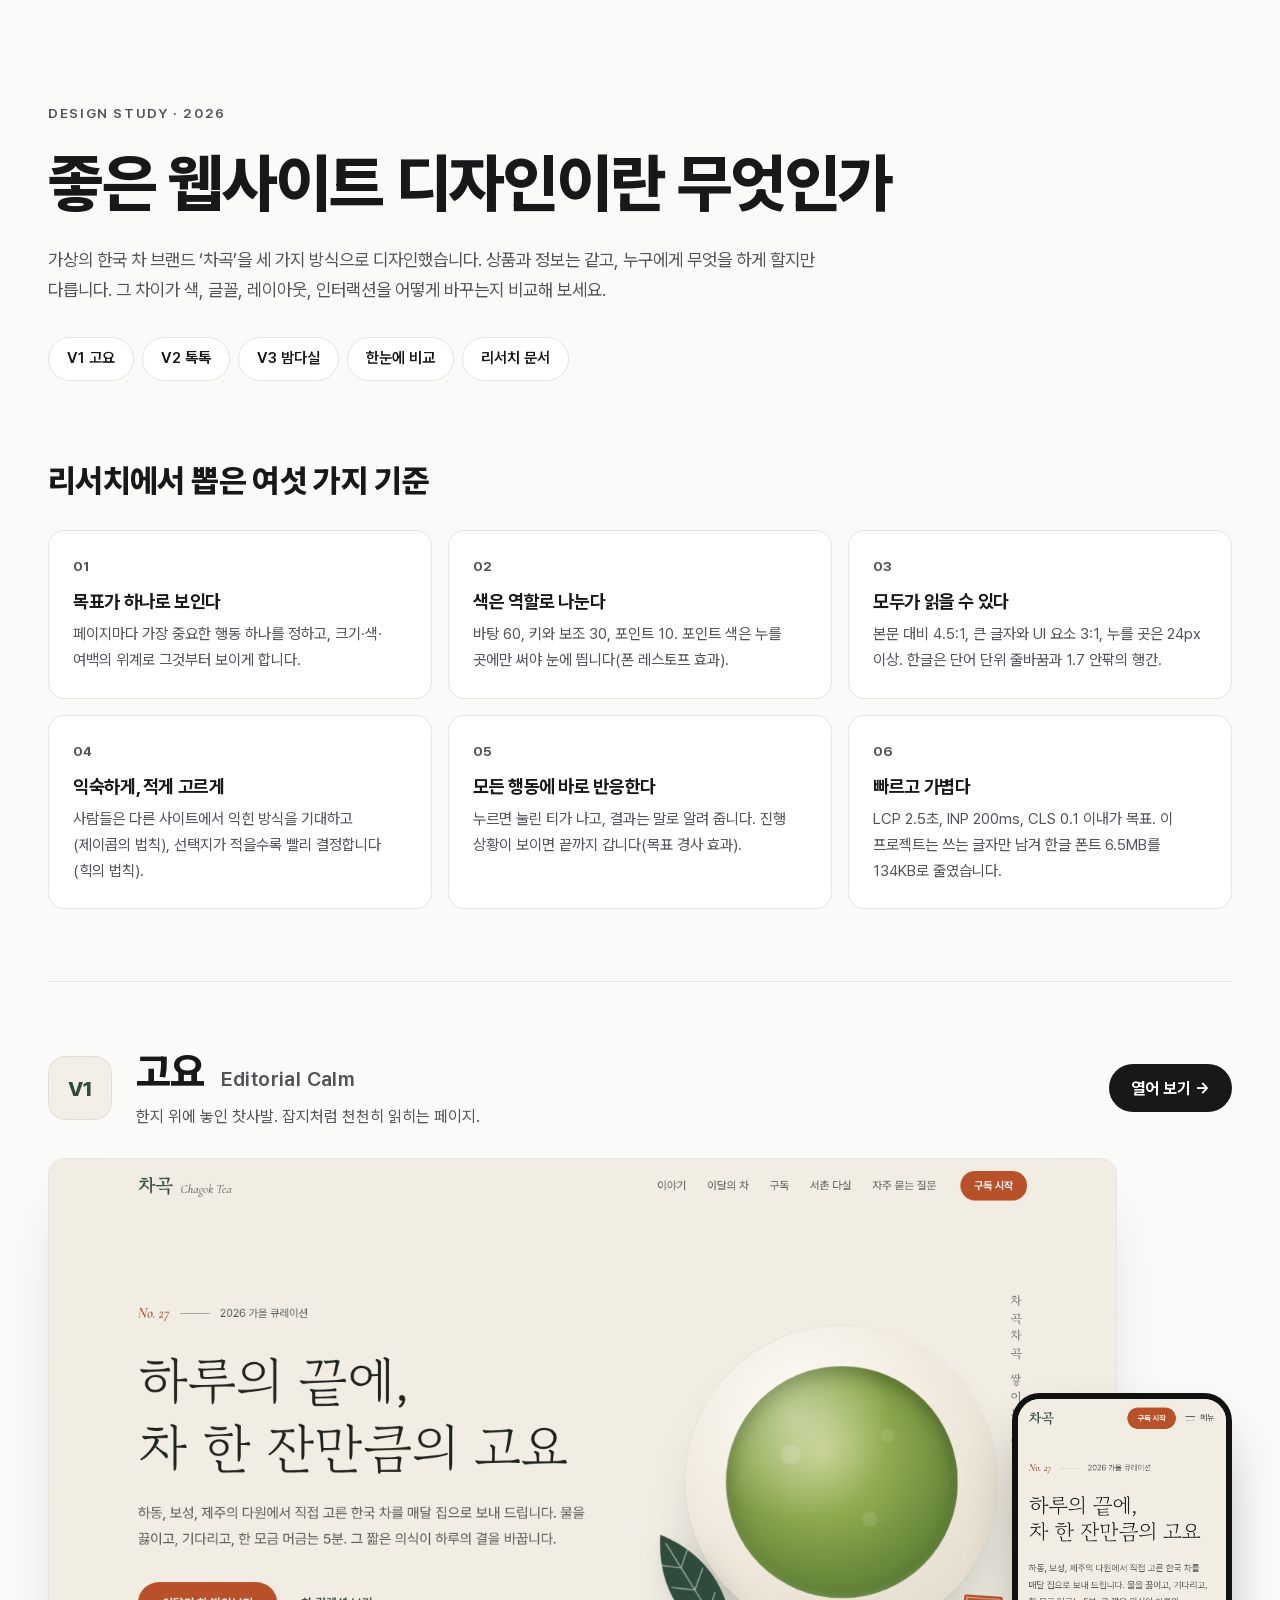
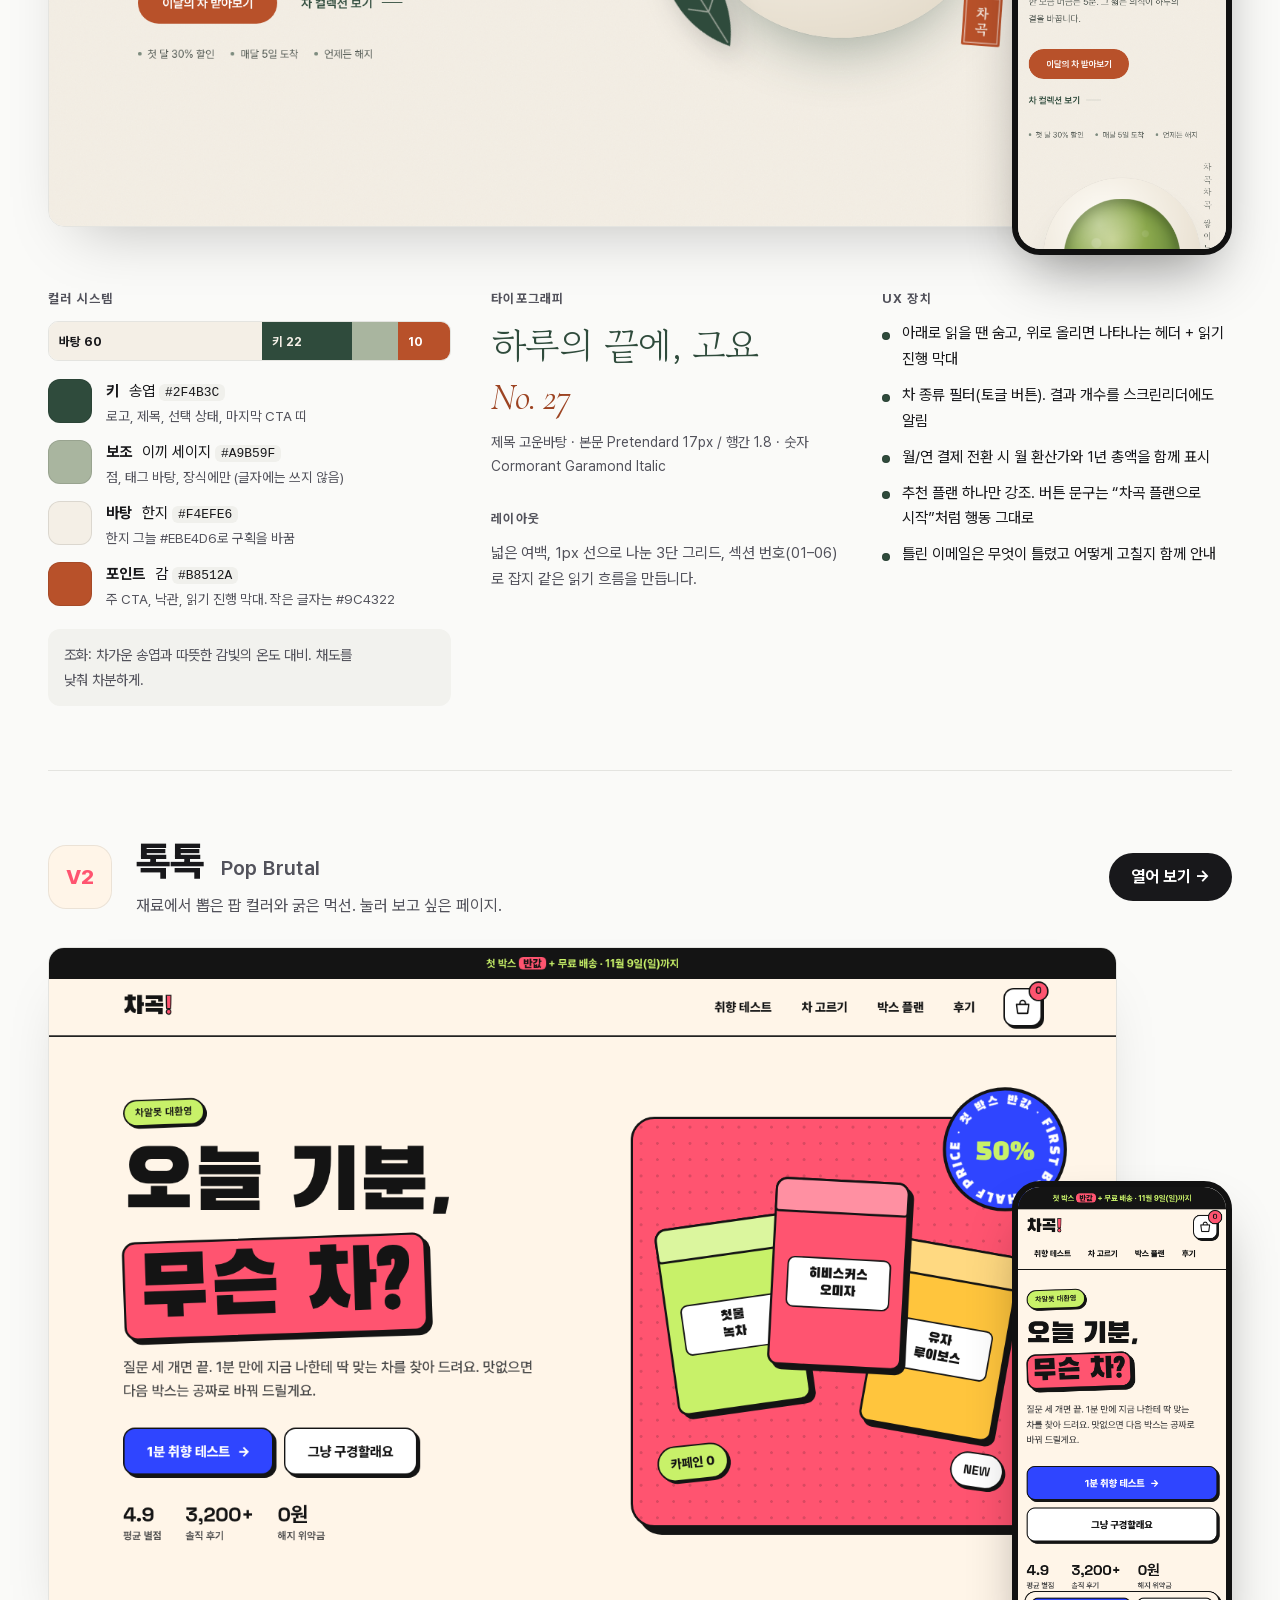
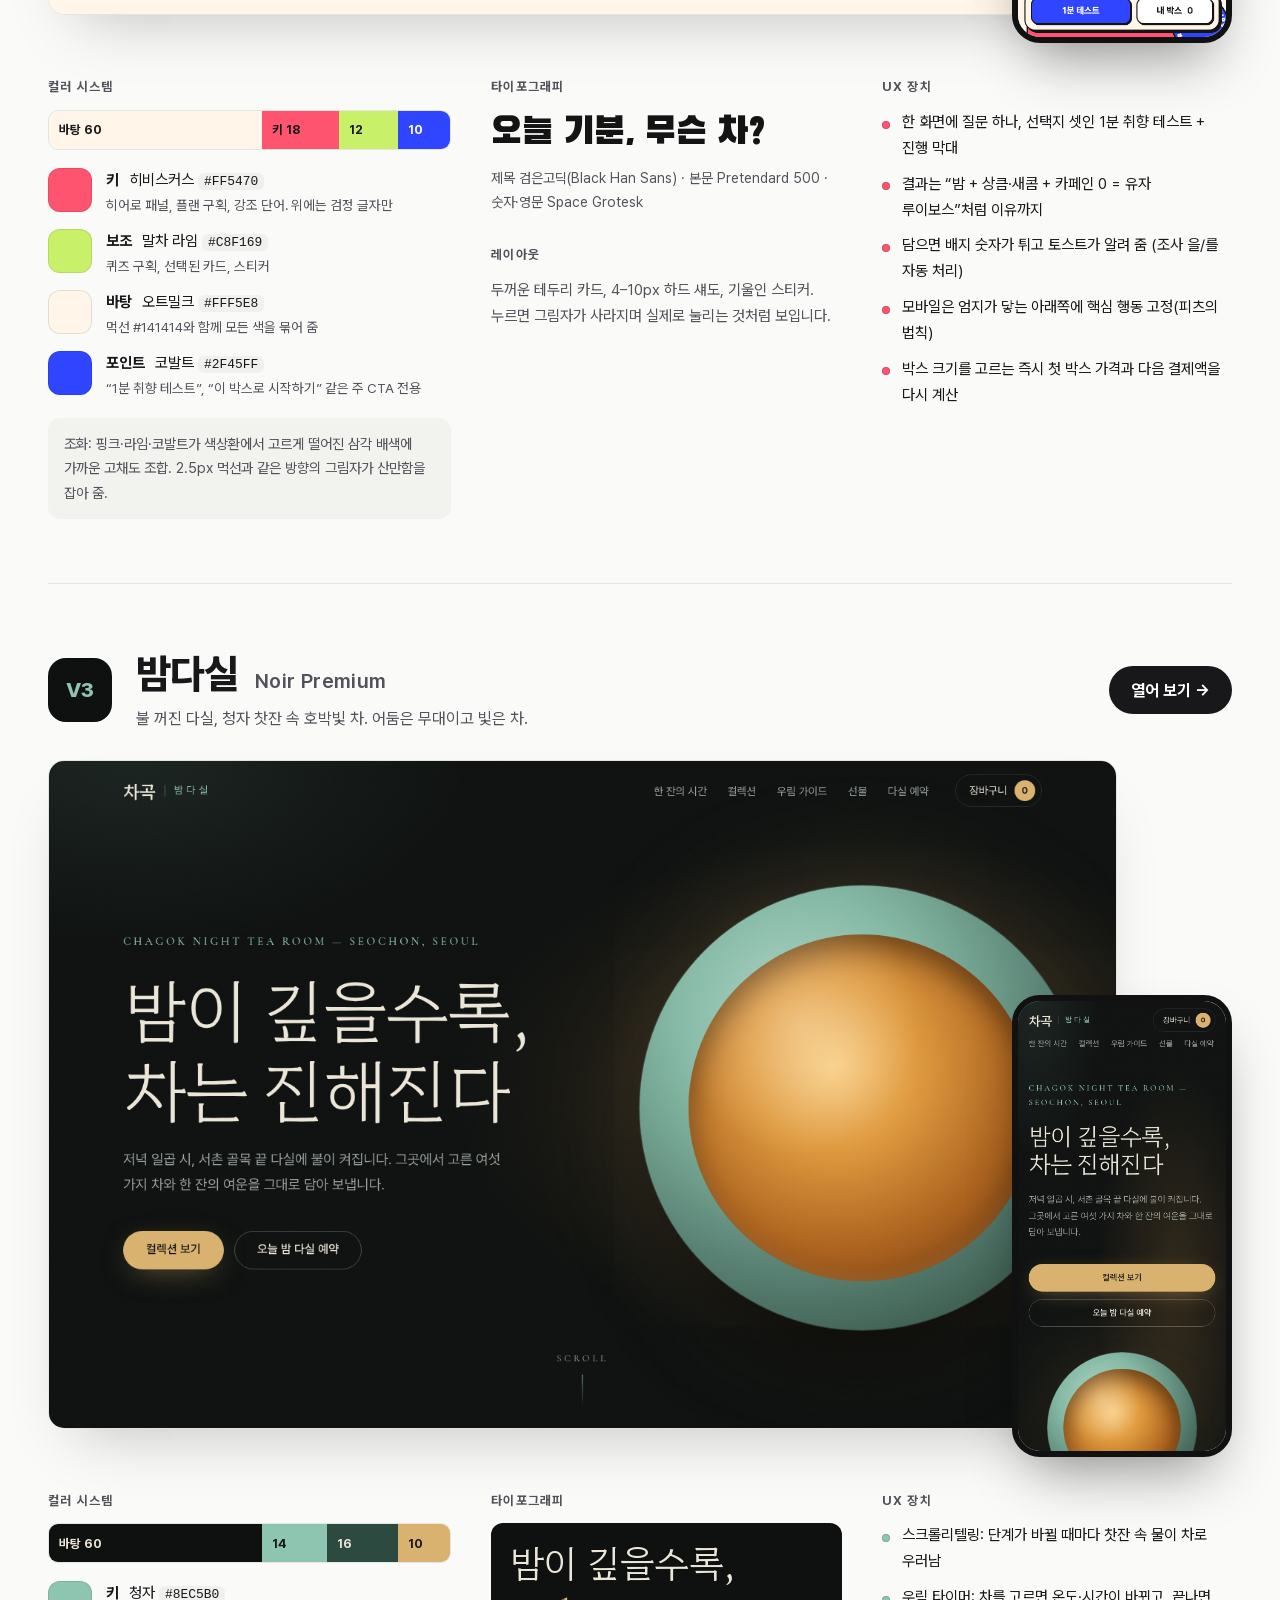
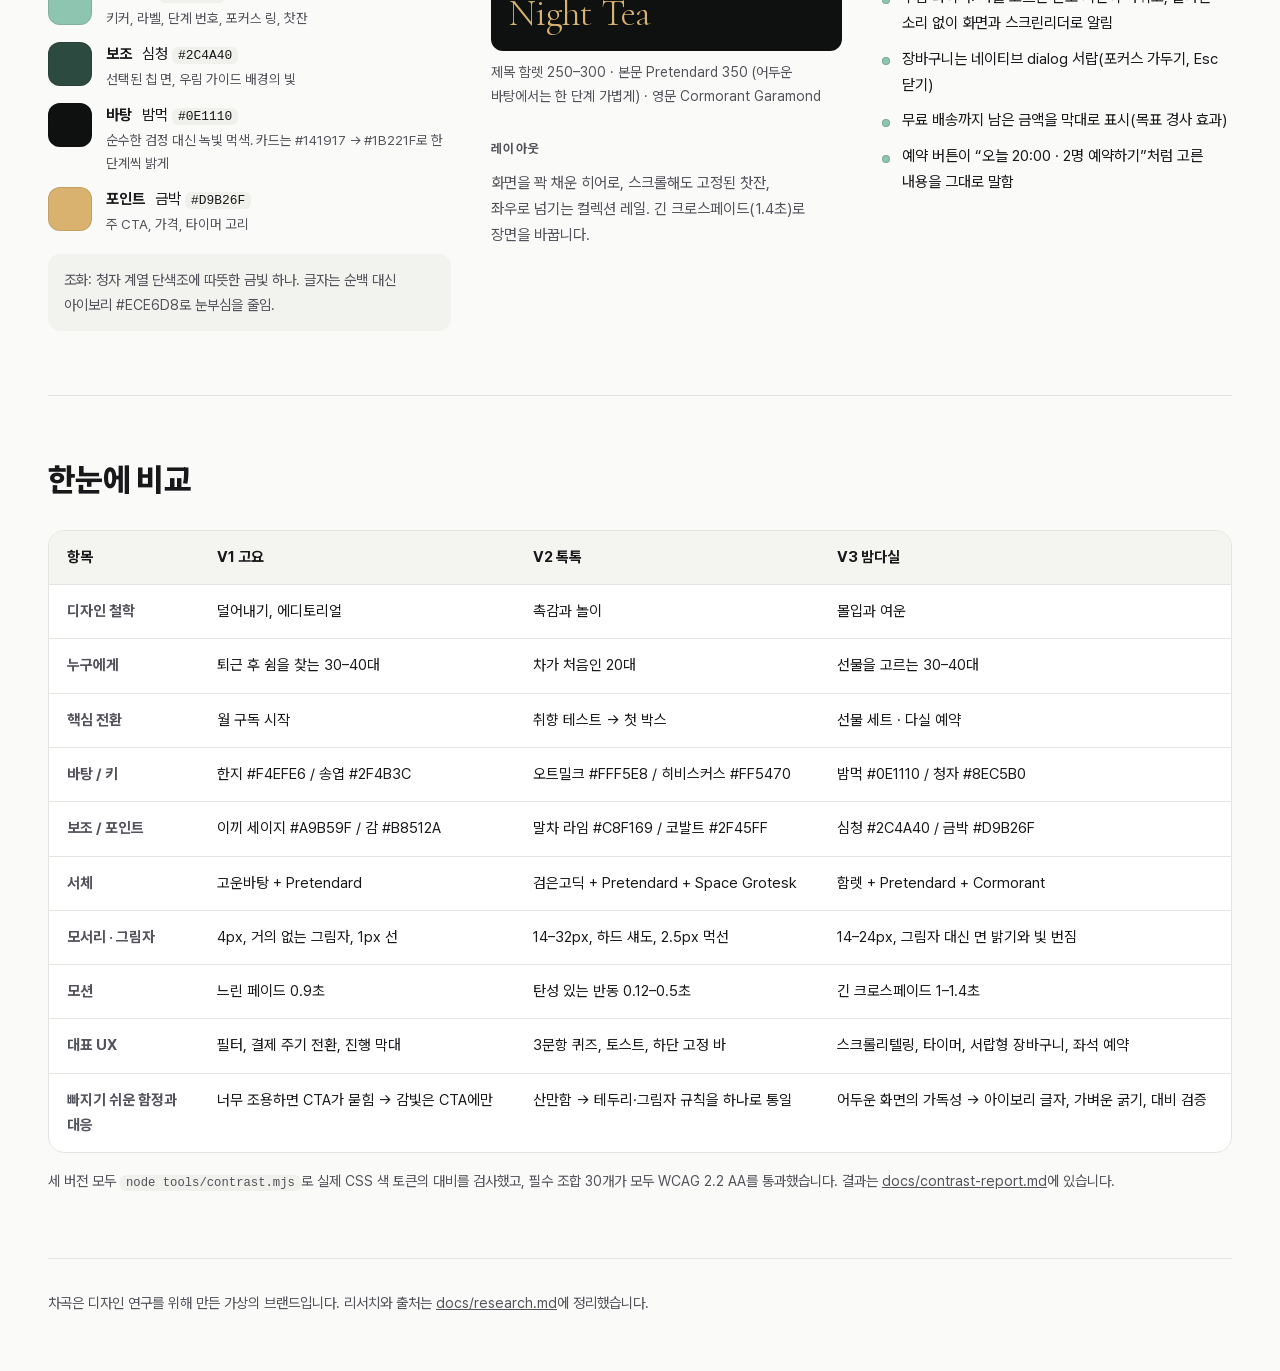
<file: index.html>
<!doctype html>
<html lang="ko">
<head>
  <meta charset="utf-8">
  <meta name="viewport" content="width=device-width, initial-scale=1">
  <title>좋은 웹사이트 디자인이란 — 차곡, 세 가지 버전 비교</title>
  <meta name="description" content="가상의 한국 차 브랜드 차곡을 세 가지 디자인 철학으로 만든 웹사이트 비교. 컬러 시스템, 타이포그래피, UX 결정을 정리했습니다.">
  <link rel="stylesheet" href="assets/fonts/fonts.css">
  <link rel="stylesheet" href="hub.css">
</head>
<body>
  <header class="hub-hero wrap">
    <p class="eyebrow">Design Study · 2026</p>
    <h1>좋은 웹사이트 디자인이란 무엇인가</h1>
    <p class="lede">가상의 한국 차 브랜드 ‘차곡’을 세 가지 방식으로 디자인했습니다. 상품과 정보는 같고, 누구에게 무엇을 하게 할지만 다릅니다. 그 차이가 색, 글꼴, 레이아웃, 인터랙션을 어떻게 바꾸는지 비교해 보세요.</p>
    <nav class="quick" aria-label="바로가기">
      <a href="#v1">V1 고요</a>
      <a href="#v2">V2 톡톡</a>
      <a href="#v3">V3 밤다실</a>
      <a href="#compare">한눈에 비교</a>
      <a href="https://github.com/smhan-dev/chagok-web-design/blob/main/docs/research.md">리서치 문서</a>
    </nav>
  </header>

  <main>
    <section class="principles wrap" aria-labelledby="p-title">
      <h2 id="p-title">리서치에서 뽑은 여섯 가지 기준</h2>
      <ol class="p-grid">
        <li><span class="p-no">01</span><h3>목표가 하나로 보인다</h3><p>페이지마다 가장 중요한 행동 하나를 정하고, 크기·색·여백의 위계로 그것부터 보이게 합니다.</p></li>
        <li><span class="p-no">02</span><h3>색은 역할로 나눈다</h3><p>바탕 60, 키와 보조 30, 포인트 10. 포인트 색은 누를 곳에만 써야 눈에 띕니다(폰 레스토프 효과).</p></li>
        <li><span class="p-no">03</span><h3>모두가 읽을 수 있다</h3><p>본문 대비 4.5:1, 큰 글자와 UI 요소 3:1, 누를 곳은 24px 이상. 한글은 단어 단위 줄바꿈과 1.7 안팎의 행간.</p></li>
        <li><span class="p-no">04</span><h3>익숙하게, 적게 고르게</h3><p>사람들은 다른 사이트에서 익힌 방식을 기대하고(제이콥의 법칙), 선택지가 적을수록 빨리 결정합니다(힉의 법칙).</p></li>
        <li><span class="p-no">05</span><h3>모든 행동에 바로 반응한다</h3><p>누르면 눌린 티가 나고, 결과는 말로 알려 줍니다. 진행 상황이 보이면 끝까지 갑니다(목표 경사 효과).</p></li>
        <li><span class="p-no">06</span><h3>빠르고 가볍다</h3><p>LCP 2.5초, INP 200ms, CLS 0.1 이내가 목표. 이 프로젝트는 쓰는 글자만 남겨 한글 폰트 6.5MB를 134KB로 줄였습니다.</p></li>
      </ol>
    </section>

    <!-- V1 -->
    <section class="version wrap" id="v1" aria-labelledby="v1-title" style="--v-key:#2F4B3C; --v-bg:#F4EFE6">
      <div class="v-head">
        <p class="v-no">V1</p>
        <div>
          <h2 id="v1-title">고요 <span>Editorial Calm</span></h2>
          <p class="v-concept">한지 위에 놓인 찻사발. 잡지처럼 천천히 읽히는 페이지.</p>
        </div>
        <a class="open" href="v1-goyo/index.html">열어 보기 →</a>
      </div>
      <div class="shots">
        <a class="shot-desktop" href="v1-goyo/index.html"><img src="screenshots/v1-desktop.png" width="1440" height="900" loading="lazy" alt="V1 고요의 첫 화면. 한지색 바탕에 명조 제목과 말차 찻사발 그림"></a>
        <img class="shot-mobile" src="screenshots/v1-mobile.png" width="390" height="844" loading="lazy" alt="V1 고요의 모바일 첫 화면">
      </div>
      <div class="v-grid">
        <div>
          <h3 class="v-sub">컬러 시스템</h3>
          <div class="ratio" role="img" aria-label="면적 비율: 바탕 60%, 키 22%, 보조 8%, 포인트 10%">
            <span style="--c:#F4EFE6; --w:60">바탕 60</span><span style="--c:#2F4B3C; --w:22; --t:#F4EFE6">키 22</span><span style="--c:#A9B59F; --w:8"></span><span style="--c:#B8512A; --w:10; --t:#fff">10</span>
          </div>
          <ul class="swatches">
            <li><span class="sw" style="--c:#2F4B3C"></span><p><b>키</b> 송엽 <code>#2F4B3C</code><small>로고, 제목, 선택 상태, 마지막 CTA 띠</small></p></li>
            <li><span class="sw" style="--c:#A9B59F"></span><p><b>보조</b> 이끼 세이지 <code>#A9B59F</code><small>점, 태그 바탕, 장식에만 (글자에는 쓰지 않음)</small></p></li>
            <li><span class="sw" style="--c:#F4EFE6"></span><p><b>바탕</b> 한지 <code>#F4EFE6</code><small>한지 그늘 #EBE4D6로 구획을 바꿈</small></p></li>
            <li><span class="sw" style="--c:#B8512A"></span><p><b>포인트</b> 감 <code>#B8512A</code><small>주 CTA, 낙관, 읽기 진행 막대. 작은 글자는 #9C4322</small></p></li>
          </ul>
          <p class="harmony">조화: 차가운 송엽과 따뜻한 감빛의 온도 대비. 채도를 낮춰 차분하게.</p>
        </div>
        <div>
          <h3 class="v-sub">타이포그래피</h3>
          <p class="specimen sp-v1">하루의 끝에, 고요 <em>No. 27</em></p>
          <p class="type-note">제목 고운바탕 · 본문 Pretendard 17px / 행간 1.8 · 숫자 Cormorant Garamond Italic</p>
          <h3 class="v-sub">레이아웃</h3>
          <p class="v-text">넓은 여백, 1px 선으로 나눈 3단 그리드, 섹션 번호(01–06)로 잡지 같은 읽기 흐름을 만듭니다.</p>
        </div>
        <div>
          <h3 class="v-sub">UX 장치</h3>
          <ul class="ux">
            <li>아래로 읽을 땐 숨고, 위로 올리면 나타나는 헤더 + 읽기 진행 막대</li>
            <li>차 종류 필터(토글 버튼). 결과 개수를 스크린리더에도 알림</li>
            <li>월/연 결제 전환 시 월 환산가와 1년 총액을 함께 표시</li>
            <li>추천 플랜 하나만 강조. 버튼 문구는 “차곡 플랜으로 시작”처럼 행동 그대로</li>
            <li>틀린 이메일은 무엇이 틀렸고 어떻게 고칠지 함께 안내</li>
          </ul>
        </div>
      </div>
    </section>

    <!-- V2 -->
    <section class="version wrap" id="v2" aria-labelledby="v2-title" style="--v-key:#FF5470; --v-bg:#FFF5E8">
      <div class="v-head">
        <p class="v-no">V2</p>
        <div>
          <h2 id="v2-title">톡톡 <span>Pop Brutal</span></h2>
          <p class="v-concept">재료에서 뽑은 팝 컬러와 굵은 먹선. 눌러 보고 싶은 페이지.</p>
        </div>
        <a class="open" href="v2-toktok/index.html">열어 보기 →</a>
      </div>
      <div class="shots">
        <a class="shot-desktop" href="v2-toktok/index.html"><img src="screenshots/v2-desktop.png" width="1440" height="900" loading="lazy" alt="V2 톡톡의 첫 화면. 크림색 바탕에 굵은 제목과 핑크 패널 위 틴 케이스"></a>
        <img class="shot-mobile" src="screenshots/v2-mobile.png" width="390" height="844" loading="lazy" alt="V2 톡톡의 모바일 첫 화면">
      </div>
      <div class="v-grid">
        <div>
          <h3 class="v-sub">컬러 시스템</h3>
          <div class="ratio" role="img" aria-label="면적 비율: 바탕 60%, 키 18%, 보조 12%, 포인트 10%">
            <span style="--c:#FFF5E8; --w:60">바탕 60</span><span style="--c:#FF5470; --w:18">키 18</span><span style="--c:#C8F169; --w:12">12</span><span style="--c:#2F45FF; --w:10; --t:#fff">10</span>
          </div>
          <ul class="swatches">
            <li><span class="sw" style="--c:#FF5470"></span><p><b>키</b> 히비스커스 <code>#FF5470</code><small>히어로 패널, 플랜 구획, 강조 단어. 위에는 검정 글자만</small></p></li>
            <li><span class="sw" style="--c:#C8F169"></span><p><b>보조</b> 말차 라임 <code>#C8F169</code><small>퀴즈 구획, 선택된 카드, 스티커</small></p></li>
            <li><span class="sw" style="--c:#FFF5E8"></span><p><b>바탕</b> 오트밀크 <code>#FFF5E8</code><small>먹선 #141414와 함께 모든 색을 묶어 줌</small></p></li>
            <li><span class="sw" style="--c:#2F45FF"></span><p><b>포인트</b> 코발트 <code>#2F45FF</code><small>“1분 취향 테스트”, “이 박스로 시작하기” 같은 주 CTA 전용</small></p></li>
          </ul>
          <p class="harmony">조화: 핑크·라임·코발트가 색상환에서 고르게 떨어진 삼각 배색에 가까운 고채도 조합. 2.5px 먹선과 같은 방향의 그림자가 산만함을 잡아 줌.</p>
        </div>
        <div>
          <h3 class="v-sub">타이포그래피</h3>
          <p class="specimen sp-v2">오늘 기분, 무슨 차?</p>
          <p class="type-note">제목 검은고딕(Black Han Sans) · 본문 Pretendard 500 · 숫자·영문 Space Grotesk</p>
          <h3 class="v-sub">레이아웃</h3>
          <p class="v-text">두꺼운 테두리 카드, 4–10px 하드 섀도, 기울인 스티커. 누르면 그림자가 사라지며 실제로 눌리는 것처럼 보입니다.</p>
        </div>
        <div>
          <h3 class="v-sub">UX 장치</h3>
          <ul class="ux">
            <li>한 화면에 질문 하나, 선택지 셋인 1분 취향 테스트 + 진행 막대</li>
            <li>결과는 “밤 + 상큼·새콤 + 카페인 0 = 유자 루이보스”처럼 이유까지</li>
            <li>담으면 배지 숫자가 튀고 토스트가 알려 줌 (조사 을/를 자동 처리)</li>
            <li>모바일은 엄지가 닿는 아래쪽에 핵심 행동 고정(피츠의 법칙)</li>
            <li>박스 크기를 고르는 즉시 첫 박스 가격과 다음 결제액을 다시 계산</li>
          </ul>
        </div>
      </div>
    </section>

    <!-- V3 -->
    <section class="version wrap" id="v3" aria-labelledby="v3-title" style="--v-key:#8EC5B0; --v-bg:#0E1110">
      <div class="v-head">
        <p class="v-no">V3</p>
        <div>
          <h2 id="v3-title">밤다실 <span>Noir Premium</span></h2>
          <p class="v-concept">불 꺼진 다실, 청자 찻잔 속 호박빛 차. 어둠은 무대이고 빛은 차.</p>
        </div>
        <a class="open" href="v3-bamdasil/index.html">열어 보기 →</a>
      </div>
      <div class="shots">
        <a class="shot-desktop" href="v3-bamdasil/index.html"><img src="screenshots/v3-desktop.png" width="1440" height="900" loading="lazy" alt="V3 밤다실의 첫 화면. 먹색 바탕에 얇은 명조 제목과 청자 찻잔 속 호박빛 차"></a>
        <img class="shot-mobile" src="screenshots/v3-mobile.png" width="390" height="844" loading="lazy" alt="V3 밤다실의 모바일 첫 화면">
      </div>
      <div class="v-grid">
        <div>
          <h3 class="v-sub">컬러 시스템</h3>
          <div class="ratio" role="img" aria-label="면적 비율: 바탕 60%, 키 14%, 보조 16%, 포인트 10%">
            <span style="--c:#0E1110; --w:60; --t:#ECE6D8">바탕 60</span><span style="--c:#8EC5B0; --w:14">14</span><span style="--c:#2C4A40; --w:16; --t:#ECE6D8">16</span><span style="--c:#D9B26F; --w:10">10</span>
          </div>
          <ul class="swatches">
            <li><span class="sw" style="--c:#8EC5B0"></span><p><b>키</b> 청자 <code>#8EC5B0</code><small>키커, 라벨, 단계 번호, 포커스 링, 찻잔</small></p></li>
            <li><span class="sw" style="--c:#2C4A40"></span><p><b>보조</b> 심청 <code>#2C4A40</code><small>선택된 칩 면, 우림 가이드 배경의 빛</small></p></li>
            <li><span class="sw" style="--c:#0E1110"></span><p><b>바탕</b> 밤먹 <code>#0E1110</code><small>순수한 검정 대신 녹빛 먹색. 카드는 #141917 → #1B221F로 한 단계씩 밝게</small></p></li>
            <li><span class="sw" style="--c:#D9B26F"></span><p><b>포인트</b> 금박 <code>#D9B26F</code><small>주 CTA, 가격, 타이머 고리</small></p></li>
          </ul>
          <p class="harmony">조화: 청자 계열 단색조에 따뜻한 금빛 하나. 글자는 순백 대신 아이보리 #ECE6D8로 눈부심을 줄임.</p>
        </div>
        <div>
          <h3 class="v-sub">타이포그래피</h3>
          <p class="specimen sp-v3">밤이 깊을수록, <em>Night Tea</em></p>
          <p class="type-note">제목 함렛 250–300 · 본문 Pretendard 350 (어두운 바탕에서는 한 단계 가볍게) · 영문 Cormorant Garamond</p>
          <h3 class="v-sub">레이아웃</h3>
          <p class="v-text">화면을 꽉 채운 히어로, 스크롤해도 고정된 찻잔, 좌우로 넘기는 컬렉션 레일. 긴 크로스페이드(1.4초)로 장면을 바꿉니다.</p>
        </div>
        <div>
          <h3 class="v-sub">UX 장치</h3>
          <ul class="ux">
            <li>스크롤리텔링: 단계가 바뀔 때마다 찻잔 속 물이 차로 우러남</li>
            <li>우림 타이머: 차를 고르면 온도·시간이 바뀌고, 끝나면 소리 없이 화면과 스크린리더로 알림</li>
            <li>장바구니는 네이티브 dialog 서랍(포커스 가두기, Esc 닫기)</li>
            <li>무료 배송까지 남은 금액을 막대로 표시(목표 경사 효과)</li>
            <li>예약 버튼이 “오늘 20:00 · 2명 예약하기”처럼 고른 내용을 그대로 말함</li>
          </ul>
        </div>
      </div>
    </section>

    <section class="compare wrap" id="compare" aria-labelledby="compare-title">
      <h2 id="compare-title">한눈에 비교</h2>
      <div class="table-wrap" tabindex="0" role="region" aria-labelledby="compare-title">
        <table>
          <thead>
            <tr><th scope="col">항목</th><th scope="col">V1 고요</th><th scope="col">V2 톡톡</th><th scope="col">V3 밤다실</th></tr>
          </thead>
          <tbody>
            <tr><th scope="row">디자인 철학</th><td>덜어내기, 에디토리얼</td><td>촉감과 놀이</td><td>몰입과 여운</td></tr>
            <tr><th scope="row">누구에게</th><td>퇴근 후 쉼을 찾는 30–40대</td><td>차가 처음인 20대</td><td>선물을 고르는 30–40대</td></tr>
            <tr><th scope="row">핵심 전환</th><td>월 구독 시작</td><td>취향 테스트 → 첫 박스</td><td>선물 세트 · 다실 예약</td></tr>
            <tr><th scope="row">바탕 / 키</th><td>한지 #F4EFE6 / 송엽 #2F4B3C</td><td>오트밀크 #FFF5E8 / 히비스커스 #FF5470</td><td>밤먹 #0E1110 / 청자 #8EC5B0</td></tr>
            <tr><th scope="row">보조 / 포인트</th><td>이끼 세이지 #A9B59F / 감 #B8512A</td><td>말차 라임 #C8F169 / 코발트 #2F45FF</td><td>심청 #2C4A40 / 금박 #D9B26F</td></tr>
            <tr><th scope="row">서체</th><td>고운바탕 + Pretendard</td><td>검은고딕 + Pretendard + Space Grotesk</td><td>함렛 + Pretendard + Cormorant</td></tr>
            <tr><th scope="row">모서리 · 그림자</th><td>4px, 거의 없는 그림자, 1px 선</td><td>14–32px, 하드 섀도, 2.5px 먹선</td><td>14–24px, 그림자 대신 면 밝기와 빛 번짐</td></tr>
            <tr><th scope="row">모션</th><td>느린 페이드 0.9초</td><td>탄성 있는 반동 0.12–0.5초</td><td>긴 크로스페이드 1–1.4초</td></tr>
            <tr><th scope="row">대표 UX</th><td>필터, 결제 주기 전환, 진행 막대</td><td>3문항 퀴즈, 토스트, 하단 고정 바</td><td>스크롤리텔링, 타이머, 서랍형 장바구니, 좌석 예약</td></tr>
            <tr><th scope="row">빠지기 쉬운 함정과 대응</th><td>너무 조용하면 CTA가 묻힘 → 감빛은 CTA에만</td><td>산만함 → 테두리·그림자 규칙을 하나로 통일</td><td>어두운 화면의 가독성 → 아이보리 글자, 가벼운 굵기, 대비 검증</td></tr>
          </tbody>
        </table>
      </div>
      <p class="note">세 버전 모두 <code>node tools/contrast.mjs</code>로 실제 CSS 색 토큰의 대비를 검사했고, 필수 조합 30개가 모두 WCAG 2.2 AA를 통과했습니다. 결과는 <a href="https://github.com/smhan-dev/chagok-web-design/blob/main/docs/contrast-report.md">docs/contrast-report.md</a>에 있습니다.</p>
    </section>
  </main>

  <footer class="hub-foot wrap">
    <p>차곡은 디자인 연구를 위해 만든 가상의 브랜드입니다. 리서치와 출처는 <a href="https://github.com/smhan-dev/chagok-web-design/blob/main/docs/research.md">docs/research.md</a>에 정리했습니다.</p>
  </footer>
</body>
</html>
</file>
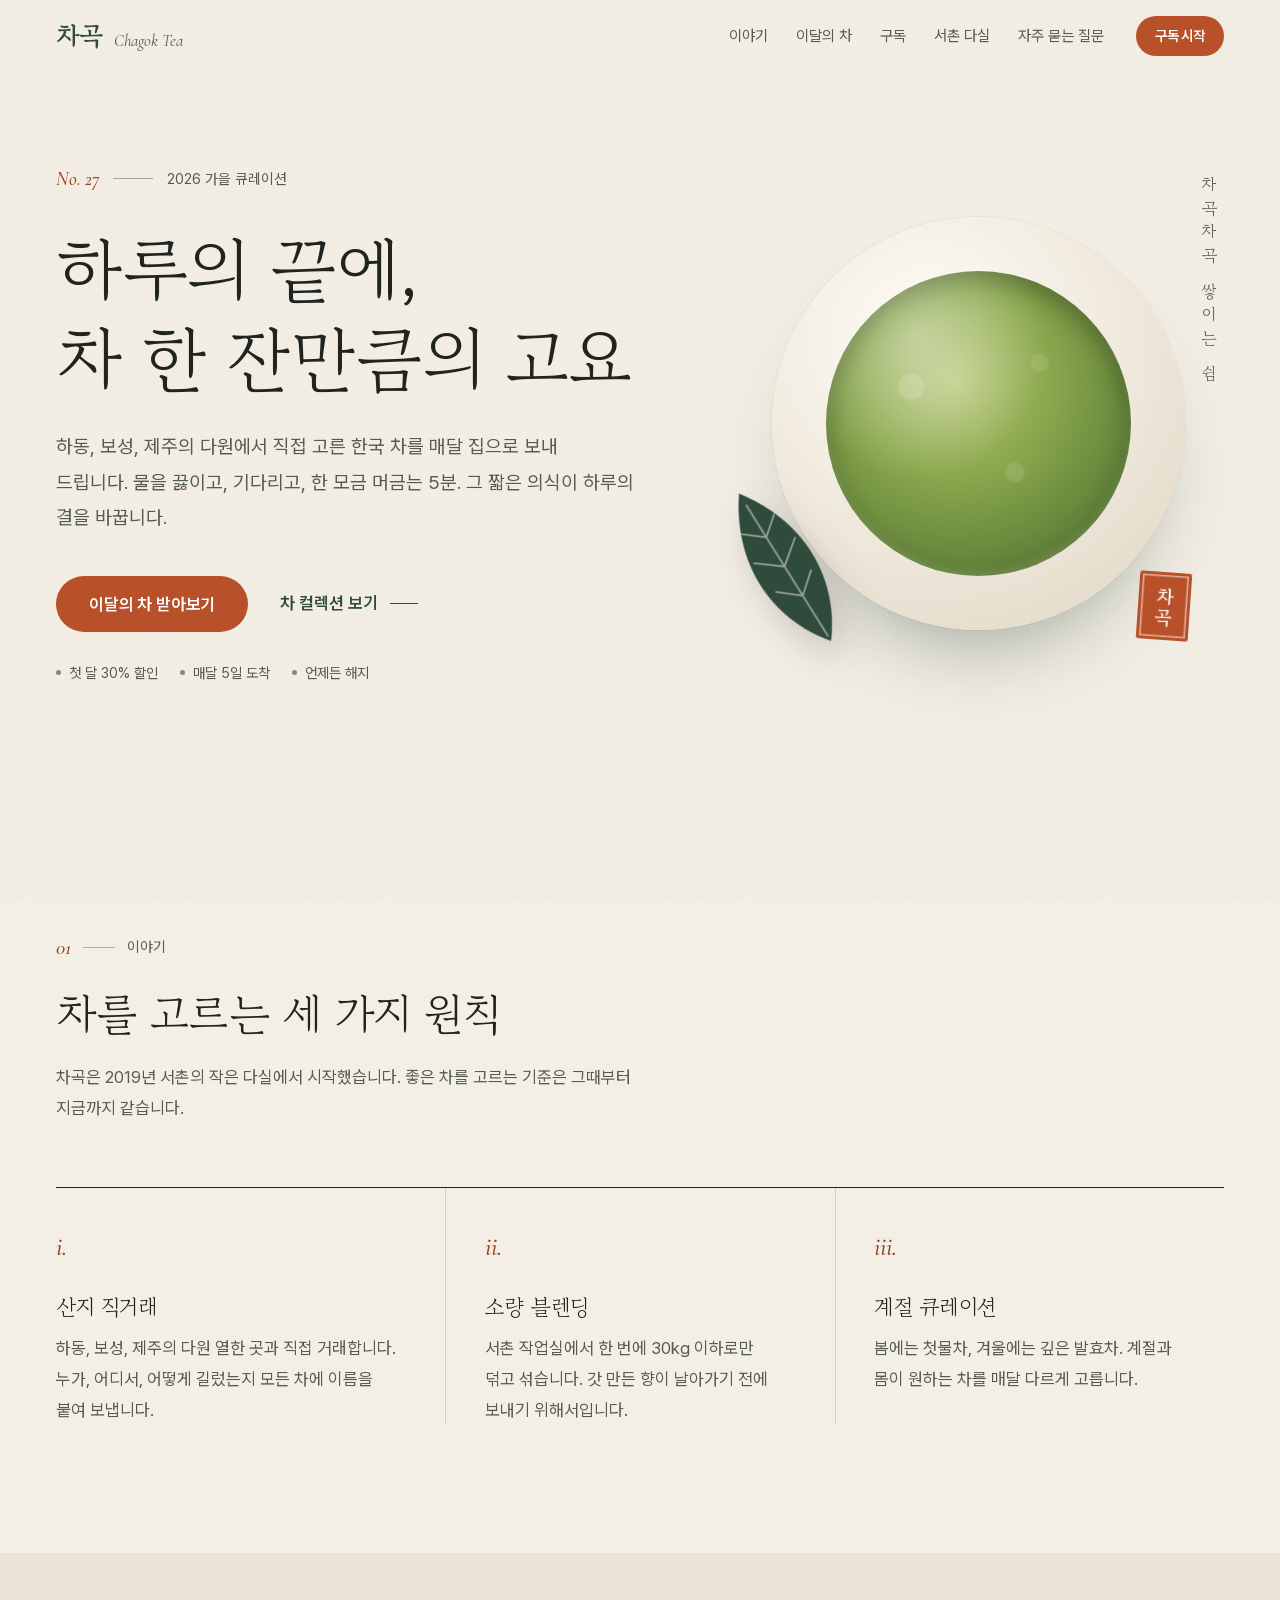
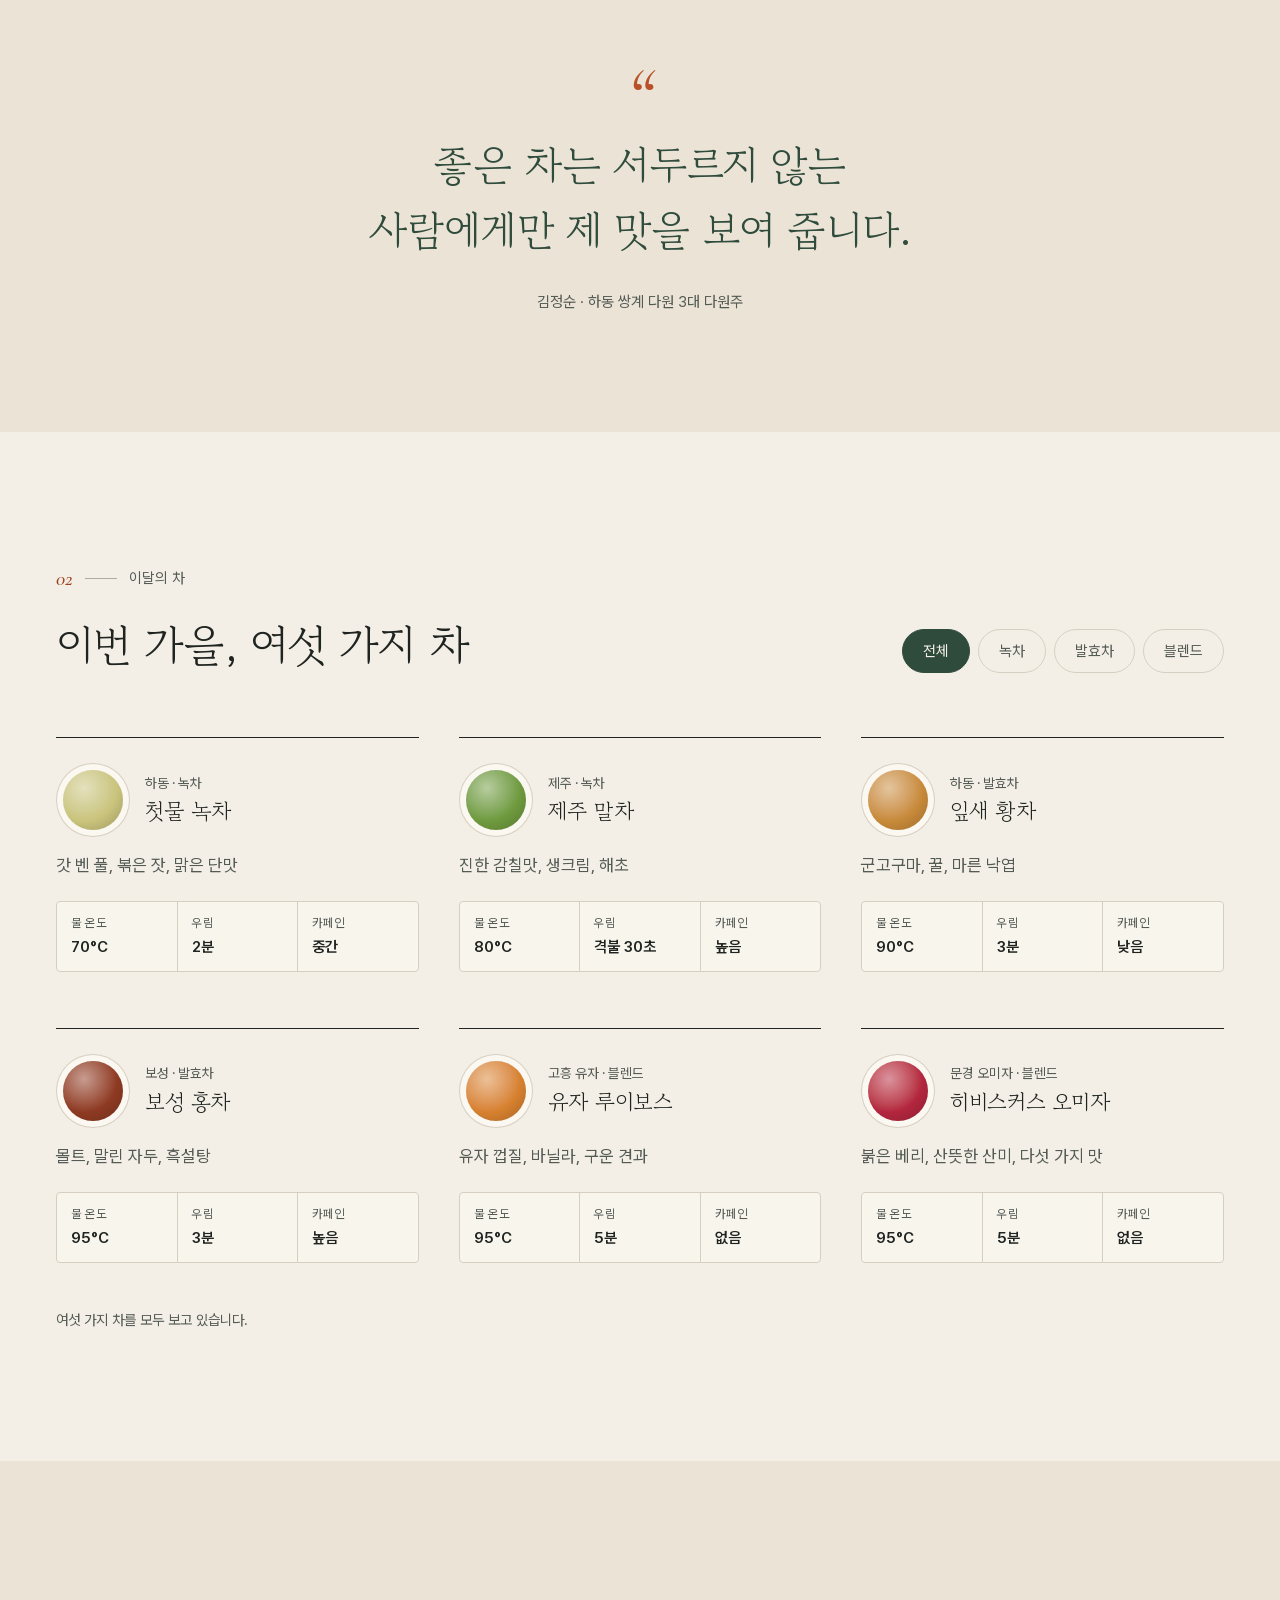
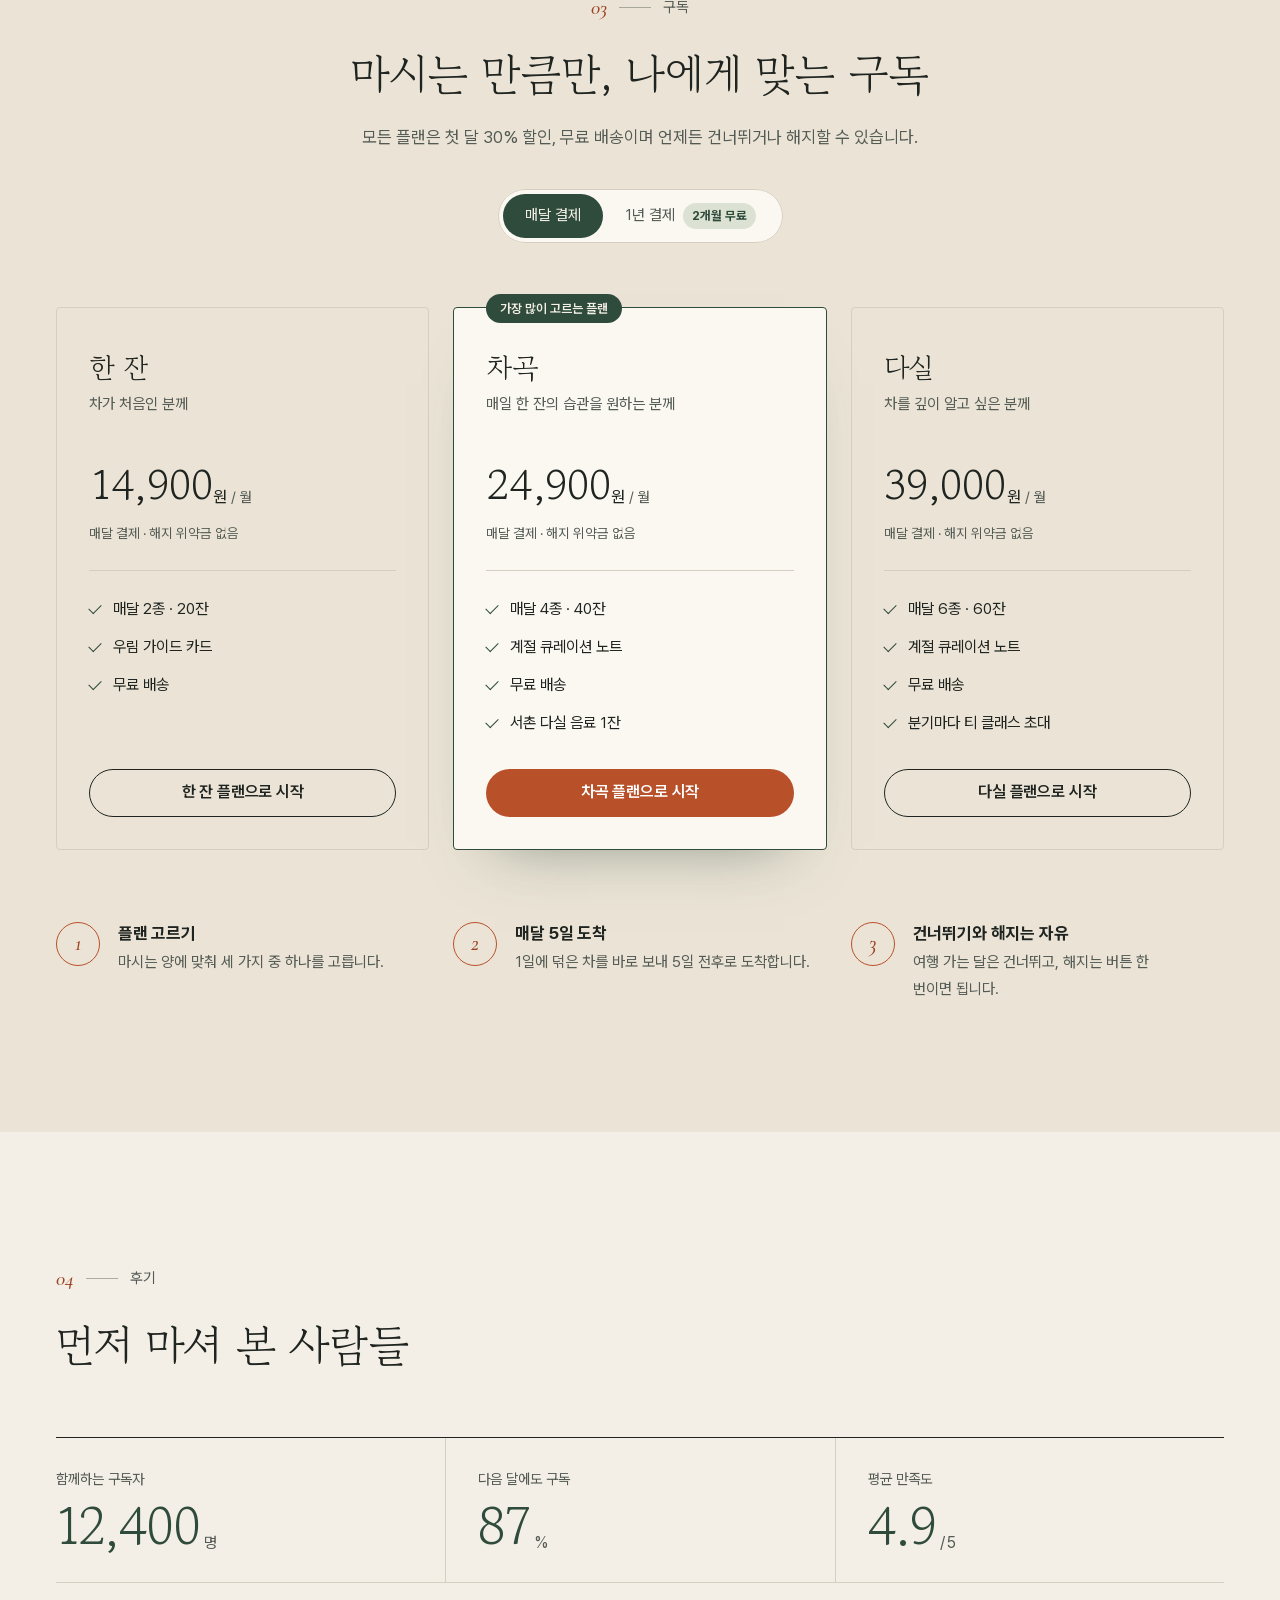
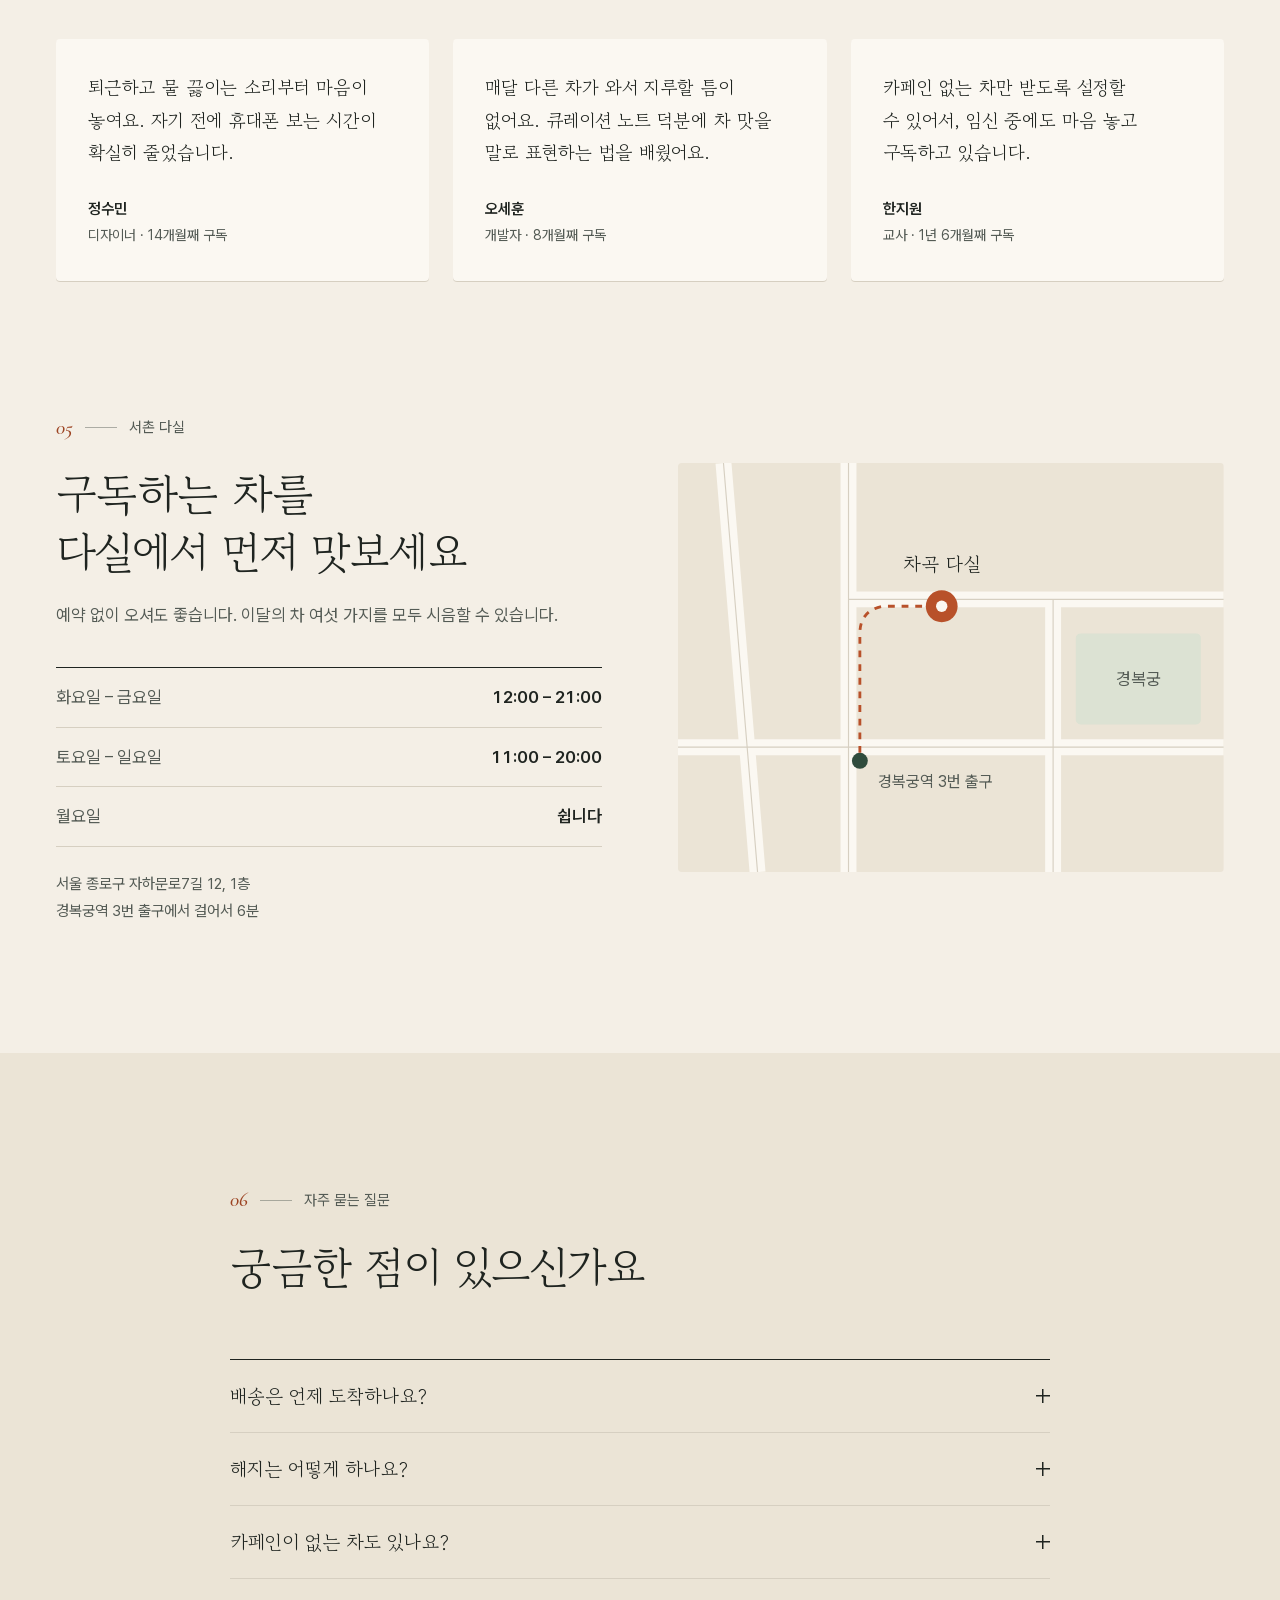
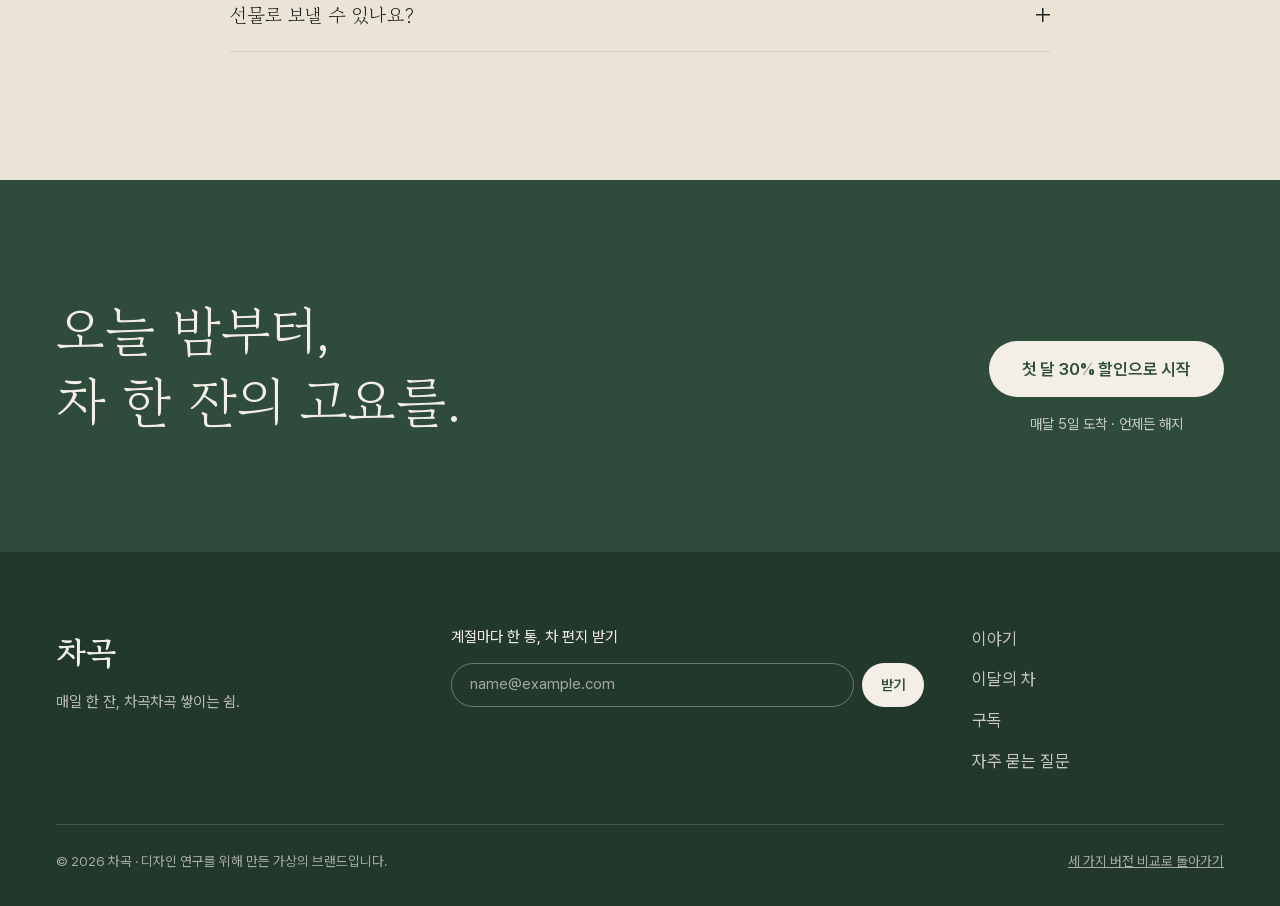
<file: v1-goyo/index.html>
<!doctype html>
<html lang="ko">
<head>
  <meta charset="utf-8">
  <meta name="viewport" content="width=device-width, initial-scale=1">
  <title>차곡 — 하루의 끝에, 차 한 잔만큼의 고요</title>
  <meta name="description" content="하동, 보성, 제주의 다원에서 직접 고른 한국 차를 매달 집으로 보내 드립니다. 차곡 티 구독.">
  <meta name="theme-color" content="#F4EFE6">
  <link rel="preload" href="../assets/fonts/gowun-batang-400.woff2" as="font" type="font/woff2" crossorigin>
  <link rel="preload" href="../assets/fonts/pretendard-vf.woff2" as="font" type="font/woff2" crossorigin>
  <link rel="stylesheet" href="../assets/fonts/fonts.css">
  <link rel="stylesheet" href="style.css">
  <script>document.documentElement.classList.add('js')</script>
  <script src="main.js" defer></script>
</head>
<body>
  <a class="skip" href="#main">본문으로 바로가기</a>
  <div class="progress" aria-hidden="true"><span data-progress></span></div>

  <header class="site-header" data-header>
    <div class="wrap header-inner">
      <a class="logo" href="#top" aria-label="차곡 처음으로">
        <span class="logo-ko">차곡</span><span class="logo-en">Chagok Tea</span>
      </a>
      <nav class="nav" aria-label="주요 메뉴">
        <button class="nav-toggle" type="button" aria-expanded="false" aria-controls="nav-list" data-nav-toggle>
          <span class="nav-toggle-bar" aria-hidden="true"></span>메뉴
        </button>
        <ul class="nav-list" id="nav-list">
          <li><a href="#story">이야기</a></li>
          <li><a href="#teas">이달의 차</a></li>
          <li><a href="#plans">구독</a></li>
          <li><a href="#visit">서촌 다실</a></li>
          <li><a href="#faq">자주 묻는 질문</a></li>
        </ul>
      </nav>
      <a class="btn btn-accent btn-sm header-cta" href="#plans">구독 시작</a>
    </div>
  </header>

  <main id="main">
    <!-- HERO: 한 문장 + 한 개의 주 행동(CTA) -->
    <section class="hero" id="top" aria-labelledby="hero-title">
      <div class="wrap hero-grid">
        <div class="hero-copy">
          <p class="eyebrow"><span class="latin">No. 27</span><span class="eyebrow-line" aria-hidden="true"></span>2026 가을 큐레이션</p>
          <h1 id="hero-title">하루의 끝에,<br>차 한 잔만큼의 고요</h1>
          <p class="lede">하동, 보성, 제주의 다원에서 직접 고른 한국 차를 매달 집으로 보내 드립니다. 물을 끓이고, 기다리고, 한 모금 머금는 5분. 그 짧은 의식이 하루의 결을 바꿉니다.</p>
          <div class="hero-cta">
            <a class="btn btn-accent btn-lg" href="#plans">이달의 차 받아보기</a>
            <a class="link-arrow" href="#teas">차 컬렉션 보기</a>
          </div>
          <ul class="hero-meta" aria-label="구독 혜택">
            <li>첫 달 30% 할인</li>
            <li>매달 5일 도착</li>
            <li>언제든 해지</li>
          </ul>
        </div>

        <figure class="hero-art" aria-hidden="true">
          <div class="bowl">
            <div class="bowl-tea"></div>
            <div class="bowl-shine"></div>
          </div>
          <svg class="leaf" viewBox="0 0 120 220" fill="none">
            <path d="M60 212C18 160 8 82 60 10c52 72 42 150 0 202Z" fill="#2F4B3C"/>
            <path d="M60 205V26M60 70l-22-18M60 70l22-18M60 110l-28-22M60 110l28-22M60 150l-24-20M60 150l24-20" stroke="#F4EFE6" stroke-width="2" stroke-linecap="round" opacity=".55"/>
          </svg>
          <p class="vertical">차곡차곡 쌓이는 쉼</p>
          <span class="seal">차<br>곡</span>
        </figure>
      </div>
    </section>

    <!-- 01 이야기 -->
    <section class="section" id="story" aria-labelledby="story-title">
      <div class="wrap">
        <header class="section-head" data-reveal>
          <p class="section-no"><span class="latin">01</span>이야기</p>
          <h2 id="story-title">차를 고르는 세 가지 원칙</h2>
          <p class="section-lede">차곡은 2019년 서촌의 작은 다실에서 시작했습니다. 좋은 차를 고르는 기준은 그때부터 지금까지 같습니다.</p>
        </header>
        <ol class="principles">
          <li data-reveal>
            <span class="principle-no latin">i.</span>
            <h3>산지 직거래</h3>
            <p>하동, 보성, 제주의 다원 열한 곳과 직접 거래합니다. 누가, 어디서, 어떻게 길렀는지 모든 차에 이름을 붙여 보냅니다.</p>
          </li>
          <li data-reveal>
            <span class="principle-no latin">ii.</span>
            <h3>소량 블렌딩</h3>
            <p>서촌 작업실에서 한 번에 30kg 이하로만 덖고 섞습니다. 갓 만든 향이 날아가기 전에 보내기 위해서입니다.</p>
          </li>
          <li data-reveal>
            <span class="principle-no latin">iii.</span>
            <h3>계절 큐레이션</h3>
            <p>봄에는 첫물차, 겨울에는 깊은 발효차. 계절과 몸이 원하는 차를 매달 다르게 고릅니다.</p>
          </li>
        </ol>
      </div>
    </section>

    <section class="quote-band" aria-label="다원주 인터뷰">
      <div class="wrap">
        <figure class="quote" data-reveal>
          <blockquote>
            <p>좋은 차는 서두르지 않는 사람에게만 제 맛을 보여 줍니다.</p>
          </blockquote>
          <figcaption>김정순 · 하동 쌍계 다원 3대 다원주</figcaption>
        </figure>
      </div>
    </section>

    <!-- 02 이달의 차 : 필터 -->
    <section class="section" id="teas" aria-labelledby="teas-title">
      <div class="wrap">
        <header class="section-head split" data-reveal>
          <div>
            <p class="section-no"><span class="latin">02</span>이달의 차</p>
            <h2 id="teas-title">이번 가을, 여섯 가지 차</h2>
          </div>
          <div class="filters" role="group" aria-label="차 종류로 거르기">
            <button class="chip" type="button" aria-pressed="true" data-filter="all">전체</button>
            <button class="chip" type="button" aria-pressed="false" data-filter="green">녹차</button>
            <button class="chip" type="button" aria-pressed="false" data-filter="aged">발효차</button>
            <button class="chip" type="button" aria-pressed="false" data-filter="blend">블렌드</button>
          </div>
        </header>

        <ul class="tea-grid" data-tea-list>
          <li class="tea" data-type="green" style="--liquor:#C9C37C">
            <span class="liquor" aria-hidden="true"></span>
            <p class="tea-origin">하동 · 녹차</p>
            <h3>첫물 녹차</h3>
            <p class="tea-notes">갓 벤 풀, 볶은 잣, 맑은 단맛</p>
            <dl class="brew">
              <div><dt>물 온도</dt><dd>70°C</dd></div>
              <div><dt>우림</dt><dd>2분</dd></div>
              <div><dt>카페인</dt><dd>중간</dd></div>
            </dl>
          </li>
          <li class="tea" data-type="green" style="--liquor:#6F9A3E">
            <span class="liquor" aria-hidden="true"></span>
            <p class="tea-origin">제주 · 녹차</p>
            <h3>제주 말차</h3>
            <p class="tea-notes">진한 감칠맛, 생크림, 해초</p>
            <dl class="brew">
              <div><dt>물 온도</dt><dd>80°C</dd></div>
              <div><dt>우림</dt><dd>격불 30초</dd></div>
              <div><dt>카페인</dt><dd>높음</dd></div>
            </dl>
          </li>
          <li class="tea" data-type="aged" style="--liquor:#C88A3A">
            <span class="liquor" aria-hidden="true"></span>
            <p class="tea-origin">하동 · 발효차</p>
            <h3>잎새 황차</h3>
            <p class="tea-notes">군고구마, 꿀, 마른 낙엽</p>
            <dl class="brew">
              <div><dt>물 온도</dt><dd>90°C</dd></div>
              <div><dt>우림</dt><dd>3분</dd></div>
              <div><dt>카페인</dt><dd>낮음</dd></div>
            </dl>
          </li>
          <li class="tea" data-type="aged" style="--liquor:#8E3A22">
            <span class="liquor" aria-hidden="true"></span>
            <p class="tea-origin">보성 · 발효차</p>
            <h3>보성 홍차</h3>
            <p class="tea-notes">몰트, 말린 자두, 흑설탕</p>
            <dl class="brew">
              <div><dt>물 온도</dt><dd>95°C</dd></div>
              <div><dt>우림</dt><dd>3분</dd></div>
              <div><dt>카페인</dt><dd>높음</dd></div>
            </dl>
          </li>
          <li class="tea" data-type="blend" style="--liquor:#D7812F">
            <span class="liquor" aria-hidden="true"></span>
            <p class="tea-origin">고흥 유자 · 블렌드</p>
            <h3>유자 루이보스</h3>
            <p class="tea-notes">유자 껍질, 바닐라, 구운 견과</p>
            <dl class="brew">
              <div><dt>물 온도</dt><dd>95°C</dd></div>
              <div><dt>우림</dt><dd>5분</dd></div>
              <div><dt>카페인</dt><dd>없음</dd></div>
            </dl>
          </li>
          <li class="tea" data-type="blend" style="--liquor:#B3263E">
            <span class="liquor" aria-hidden="true"></span>
            <p class="tea-origin">문경 오미자 · 블렌드</p>
            <h3>히비스커스 오미자</h3>
            <p class="tea-notes">붉은 베리, 산뜻한 산미, 다섯 가지 맛</p>
            <dl class="brew">
              <div><dt>물 온도</dt><dd>95°C</dd></div>
              <div><dt>우림</dt><dd>5분</dd></div>
              <div><dt>카페인</dt><dd>없음</dd></div>
            </dl>
          </li>
        </ul>
        <p class="tea-count" aria-live="polite" data-tea-count>여섯 가지 차를 모두 보고 있습니다.</p>
      </div>
    </section>

    <!-- 03 구독 : 앵커링 + 추천 강조 -->
    <section class="section plans" id="plans" aria-labelledby="plans-title">
      <div class="wrap">
        <header class="section-head center" data-reveal>
          <p class="section-no"><span class="latin">03</span>구독</p>
          <h2 id="plans-title">마시는 만큼만, 나에게 맞는 구독</h2>
          <p class="section-lede">모든 플랜은 첫 달 30% 할인, 무료 배송이며 언제든 건너뛰거나 해지할 수 있습니다.</p>
          <fieldset class="billing">
            <legend class="sr-only">결제 주기</legend>
            <label><input type="radio" name="billing" value="monthly" checked><span>매달 결제</span></label>
            <label><input type="radio" name="billing" value="yearly"><span>1년 결제 <em>2개월 무료</em></span></label>
          </fieldset>
        </header>

        <div class="plan-grid">
          <article class="plan" data-reveal>
            <h3>한 잔</h3>
            <p class="plan-desc">차가 처음인 분께</p>
            <p class="price"><span data-price data-monthly="14900" data-yearly="12400" data-yearly-total="148800">14,900</span>원 <small>/ 월</small></p>
            <p class="price-note" data-price-note>매달 결제 · 해지 위약금 없음</p>
            <ul class="feat">
              <li>매달 2종 · 20잔</li>
              <li>우림 가이드 카드</li>
              <li>무료 배송</li>
            </ul>
            <a class="btn btn-line" href="#plans">한 잔 플랜으로 시작</a>
          </article>

          <article class="plan is-featured" data-reveal>
            <p class="plan-badge">가장 많이 고르는 플랜</p>
            <h3>차곡</h3>
            <p class="plan-desc">매일 한 잔의 습관을 원하는 분께</p>
            <p class="price"><span data-price data-monthly="24900" data-yearly="20750" data-yearly-total="249000">24,900</span>원 <small>/ 월</small></p>
            <p class="price-note" data-price-note>매달 결제 · 해지 위약금 없음</p>
            <ul class="feat">
              <li>매달 4종 · 40잔</li>
              <li>계절 큐레이션 노트</li>
              <li>무료 배송</li>
              <li>서촌 다실 음료 1잔</li>
            </ul>
            <a class="btn btn-accent" href="#plans">차곡 플랜으로 시작</a>
          </article>

          <article class="plan" data-reveal>
            <h3>다실</h3>
            <p class="plan-desc">차를 깊이 알고 싶은 분께</p>
            <p class="price"><span data-price data-monthly="39000" data-yearly="32500" data-yearly-total="390000">39,000</span>원 <small>/ 월</small></p>
            <p class="price-note" data-price-note>매달 결제 · 해지 위약금 없음</p>
            <ul class="feat">
              <li>매달 6종 · 60잔</li>
              <li>계절 큐레이션 노트</li>
              <li>무료 배송</li>
              <li>분기마다 티 클래스 초대</li>
            </ul>
            <a class="btn btn-line" href="#plans">다실 플랜으로 시작</a>
          </article>
        </div>

        <ol class="steps" aria-label="구독은 이렇게 진행됩니다">
          <li><span class="latin">1</span><div><h3>플랜 고르기</h3><p>마시는 양에 맞춰 세 가지 중 하나를 고릅니다.</p></div></li>
          <li><span class="latin">2</span><div><h3>매달 5일 도착</h3><p>1일에 덖은 차를 바로 보내 5일 전후로 도착합니다.</p></div></li>
          <li><span class="latin">3</span><div><h3>건너뛰기와 해지는 자유</h3><p>여행 가는 달은 건너뛰고, 해지는 버튼 한 번이면 됩니다.</p></div></li>
        </ol>
      </div>
    </section>

    <!-- 04 후기 : 사회적 증거 -->
    <section class="section reviews" aria-labelledby="reviews-title">
      <div class="wrap">
        <header class="section-head" data-reveal>
          <p class="section-no"><span class="latin">04</span>후기</p>
          <h2 id="reviews-title">먼저 마셔 본 사람들</h2>
        </header>
        <dl class="stats" data-reveal>
          <div><dt>함께하는 구독자</dt><dd>12,400<span>명</span></dd></div>
          <div><dt>다음 달에도 구독</dt><dd>87<span>%</span></dd></div>
          <div><dt>평균 만족도</dt><dd>4.9<span>/ 5</span></dd></div>
        </dl>
        <div class="review-grid">
          <figure class="review" data-reveal>
            <blockquote><p>퇴근하고 물 끓이는 소리부터 마음이 놓여요. 자기 전에 휴대폰 보는 시간이 확실히 줄었습니다.</p></blockquote>
            <figcaption><strong>정수민</strong> 디자이너 · 14개월째 구독</figcaption>
          </figure>
          <figure class="review" data-reveal>
            <blockquote><p>매달 다른 차가 와서 지루할 틈이 없어요. 큐레이션 노트 덕분에 차 맛을 말로 표현하는 법을 배웠어요.</p></blockquote>
            <figcaption><strong>오세훈</strong> 개발자 · 8개월째 구독</figcaption>
          </figure>
          <figure class="review" data-reveal>
            <blockquote><p>카페인 없는 차만 받도록 설정할 수 있어서, 임신 중에도 마음 놓고 구독하고 있습니다.</p></blockquote>
            <figcaption><strong>한지원</strong> 교사 · 1년 6개월째 구독</figcaption>
          </figure>
        </div>
      </div>
    </section>

    <!-- 05 서촌 다실 -->
    <section class="section visit" id="visit" aria-labelledby="visit-title">
      <div class="wrap visit-grid">
        <div data-reveal>
          <p class="section-no"><span class="latin">05</span>서촌 다실</p>
          <h2 id="visit-title">구독하는 차를<br>다실에서 먼저 맛보세요</h2>
          <p class="section-lede">예약 없이 오셔도 좋습니다. 이달의 차 여섯 가지를 모두 시음할 수 있습니다.</p>
          <dl class="hours">
            <div><dt>화요일 – 금요일</dt><dd>12:00 – 21:00</dd></div>
            <div><dt>토요일 – 일요일</dt><dd>11:00 – 20:00</dd></div>
            <div><dt>월요일</dt><dd>쉽니다</dd></div>
          </dl>
          <address>서울 종로구 자하문로7길 12, 1층<br>경복궁역 3번 출구에서 걸어서 6분</address>
        </div>
        <figure class="map" data-reveal>
          <svg viewBox="0 0 480 360" role="img" aria-labelledby="map-title">
            <title id="map-title">경복궁역 3번 출구에서 북쪽으로 걸어서 6분 거리에 있는 차곡 다실 약도</title>
            <rect width="480" height="360" fill="#EBE4D6"/>
            <path d="M0 250H480M150 0V360M150 120H480M330 120V360M40 0 70 360" stroke="#FBF8F2" stroke-width="14"/>
            <path d="M0 250H480M150 0V360M150 120H480M330 120V360M40 0 70 360" stroke="#D6CFC1" stroke-width="1"/>
            <rect x="350" y="150" width="110" height="80" rx="4" fill="#DCE2D3"/>
            <text x="405" y="195" text-anchor="middle" font-size="15" fill="#545B55" font-family="Pretendard, sans-serif">경복궁</text>
            <circle cx="160" cy="262" r="7" fill="#2F4B3C"/>
            <text x="176" y="285" font-size="14" fill="#545B55" font-family="Pretendard, sans-serif">경복궁역 3번 출구</text>
            <path d="M160 255V150q0-20 20-24h40" stroke="#B8512A" stroke-width="2.5" stroke-dasharray="6 6" fill="none"/>
            <circle cx="232" cy="126" r="14" fill="#B8512A"/>
            <circle cx="232" cy="126" r="5" fill="#FBF8F2"/>
            <text x="232" y="96" text-anchor="middle" font-size="17" fill="#1F2420" font-family="Gowun Batang, serif">차곡 다실</text>
          </svg>
        </figure>
      </div>
    </section>

    <!-- 06 자주 묻는 질문 -->
    <section class="section faq" id="faq" aria-labelledby="faq-title">
      <div class="wrap narrow">
        <header class="section-head" data-reveal>
          <p class="section-no"><span class="latin">06</span>자주 묻는 질문</p>
          <h2 id="faq-title">궁금한 점이 있으신가요</h2>
        </header>
        <div class="faq-list">
          <details>
            <summary>배송은 언제 도착하나요?</summary>
            <p>매달 1일에 발송해 5일 전후로 도착합니다. 매달 3일 이전에 구독하시면 그달의 차부터 받아보실 수 있습니다.</p>
          </details>
          <details>
            <summary>해지는 어떻게 하나요?</summary>
            <p>마이페이지에서 버튼 한 번으로 해지할 수 있습니다. 위약금은 없고, 다음 결제일 하루 전까지 언제든 가능합니다.</p>
          </details>
          <details>
            <summary>카페인이 없는 차도 있나요?</summary>
            <p>유자 루이보스와 히비스커스 오미자에는 카페인이 없습니다. 구독 설정에서 ‘카페인 없는 차만 받기’를 선택할 수 있습니다.</p>
          </details>
          <details>
            <summary>선물로 보낼 수 있나요?</summary>
            <p>3개월, 6개월, 12개월 선물 구독이 있습니다. 받는 분의 주소를 몰라도 휴대폰 번호만으로 선물할 수 있습니다.</p>
          </details>
        </div>
      </div>
    </section>

    <section class="cta-band" aria-labelledby="cta-title">
      <div class="wrap cta-inner" data-reveal>
        <h2 id="cta-title">오늘 밤부터,<br>차 한 잔의 고요를.</h2>
        <div>
          <a class="btn btn-paper btn-lg" href="#plans">첫 달 30% 할인으로 시작</a>
          <p class="cta-note">매달 5일 도착 · 언제든 해지</p>
        </div>
      </div>
    </section>
  </main>

  <footer class="site-footer">
    <div class="wrap footer-grid">
      <div>
        <p class="footer-logo">차곡</p>
        <p class="footer-tag">매일 한 잔, 차곡차곡 쌓이는 쉼.</p>
      </div>
      <form class="newsletter" data-newsletter novalidate>
        <label for="nl-email">계절마다 한 통, 차 편지 받기</label>
        <div class="field">
          <input id="nl-email" name="email" type="email" inputmode="email" autocomplete="email" placeholder="name@example.com" required aria-describedby="nl-msg">
          <button class="btn btn-paper btn-sm" type="submit">받기</button>
        </div>
        <p class="form-msg" id="nl-msg" aria-live="polite" data-newsletter-msg></p>
      </form>
      <nav aria-label="하단 메뉴">
        <ul class="footer-links">
          <li><a href="#story">이야기</a></li>
          <li><a href="#teas">이달의 차</a></li>
          <li><a href="#plans">구독</a></li>
          <li><a href="#faq">자주 묻는 질문</a></li>
        </ul>
      </nav>
    </div>
    <div class="wrap footer-bottom">
      <p>© 2026 차곡 · 디자인 연구를 위해 만든 가상의 브랜드입니다.</p>
      <a href="../index.html">세 가지 버전 비교로 돌아가기</a>
    </div>
  </footer>
</body>
</html>
</file>
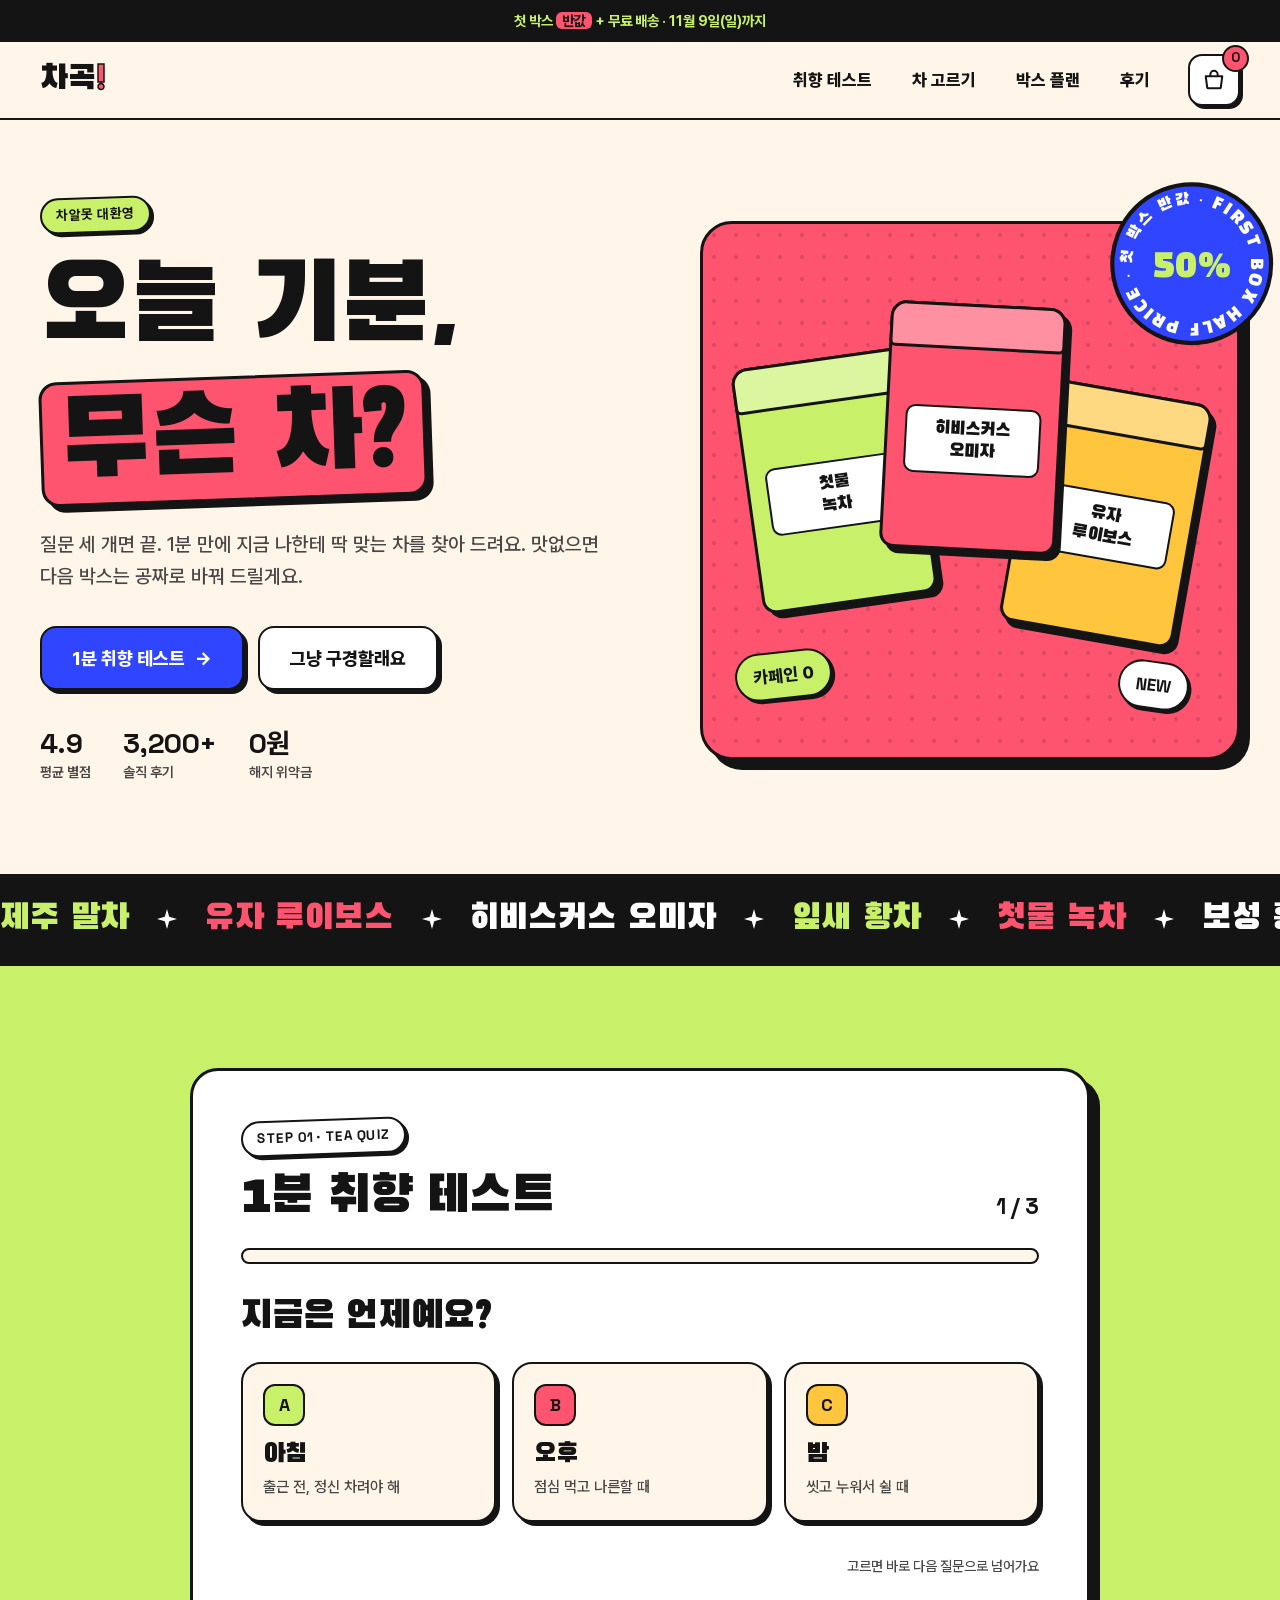
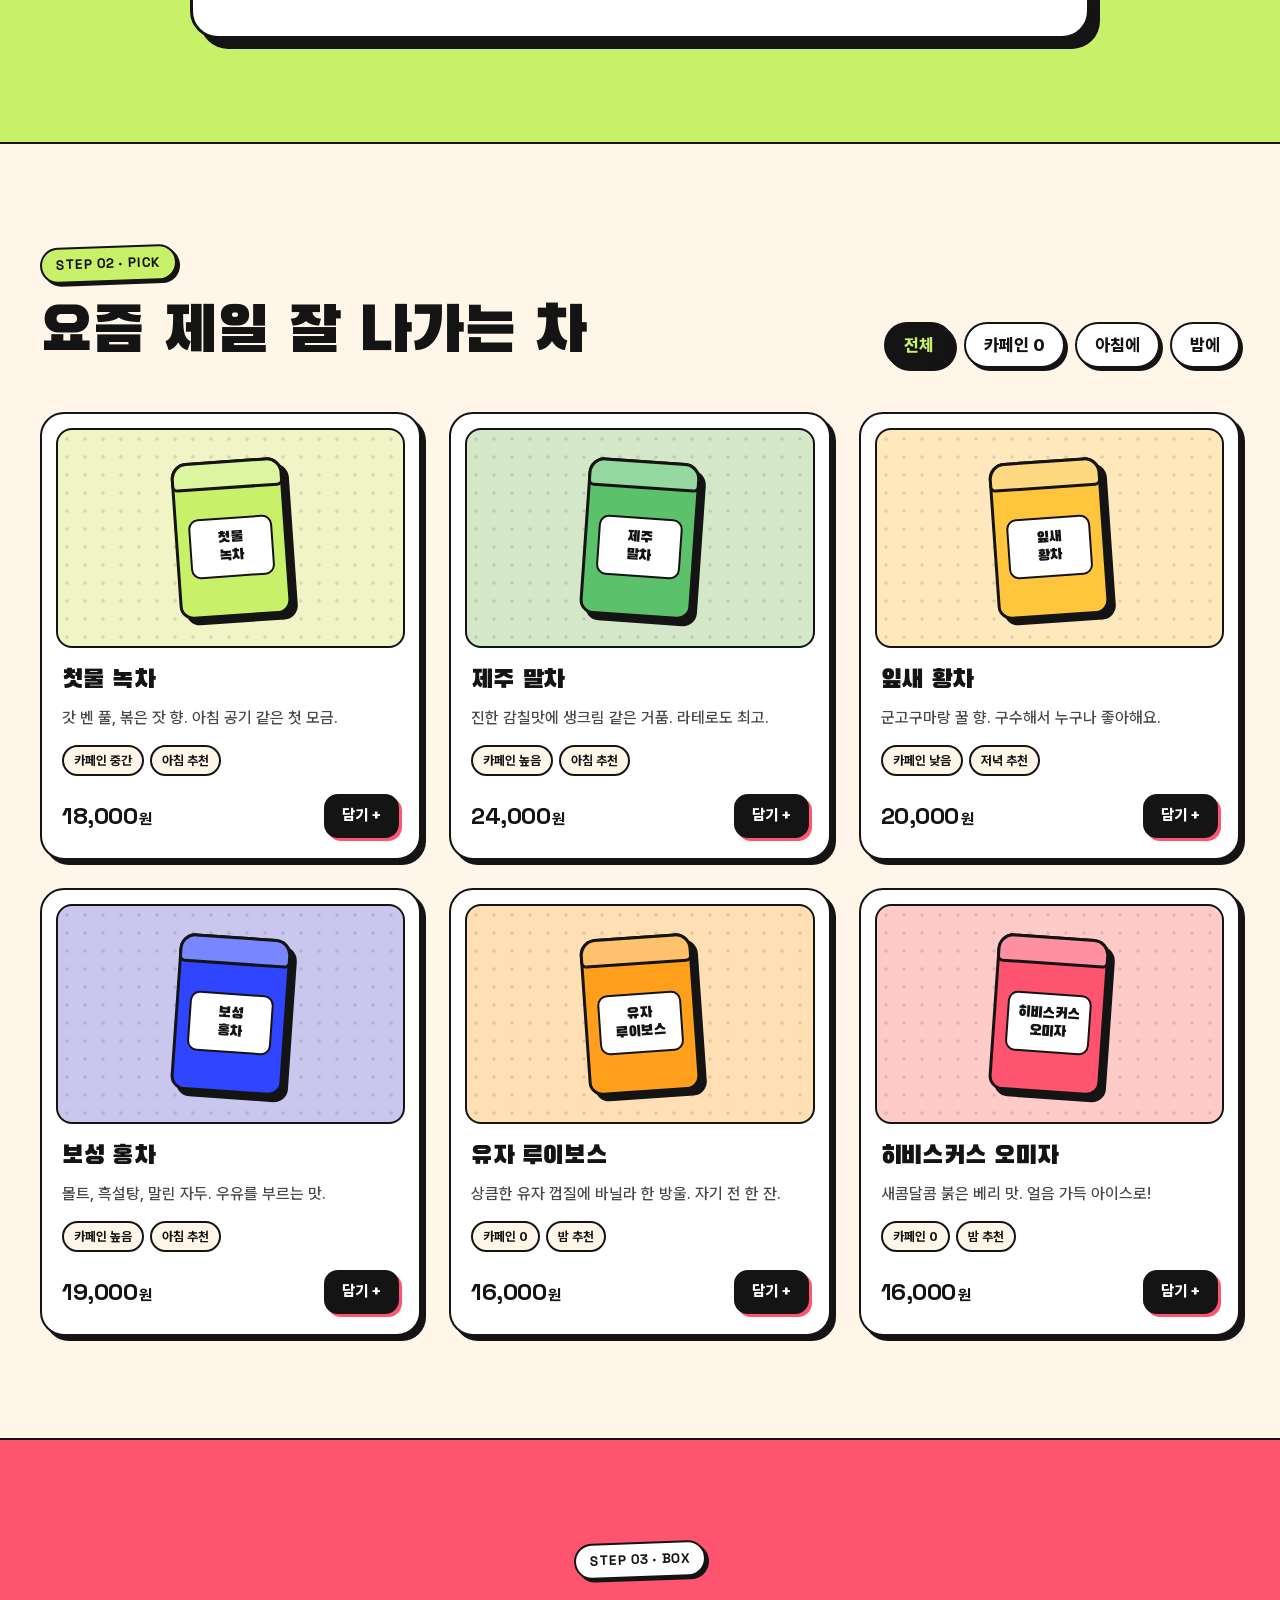
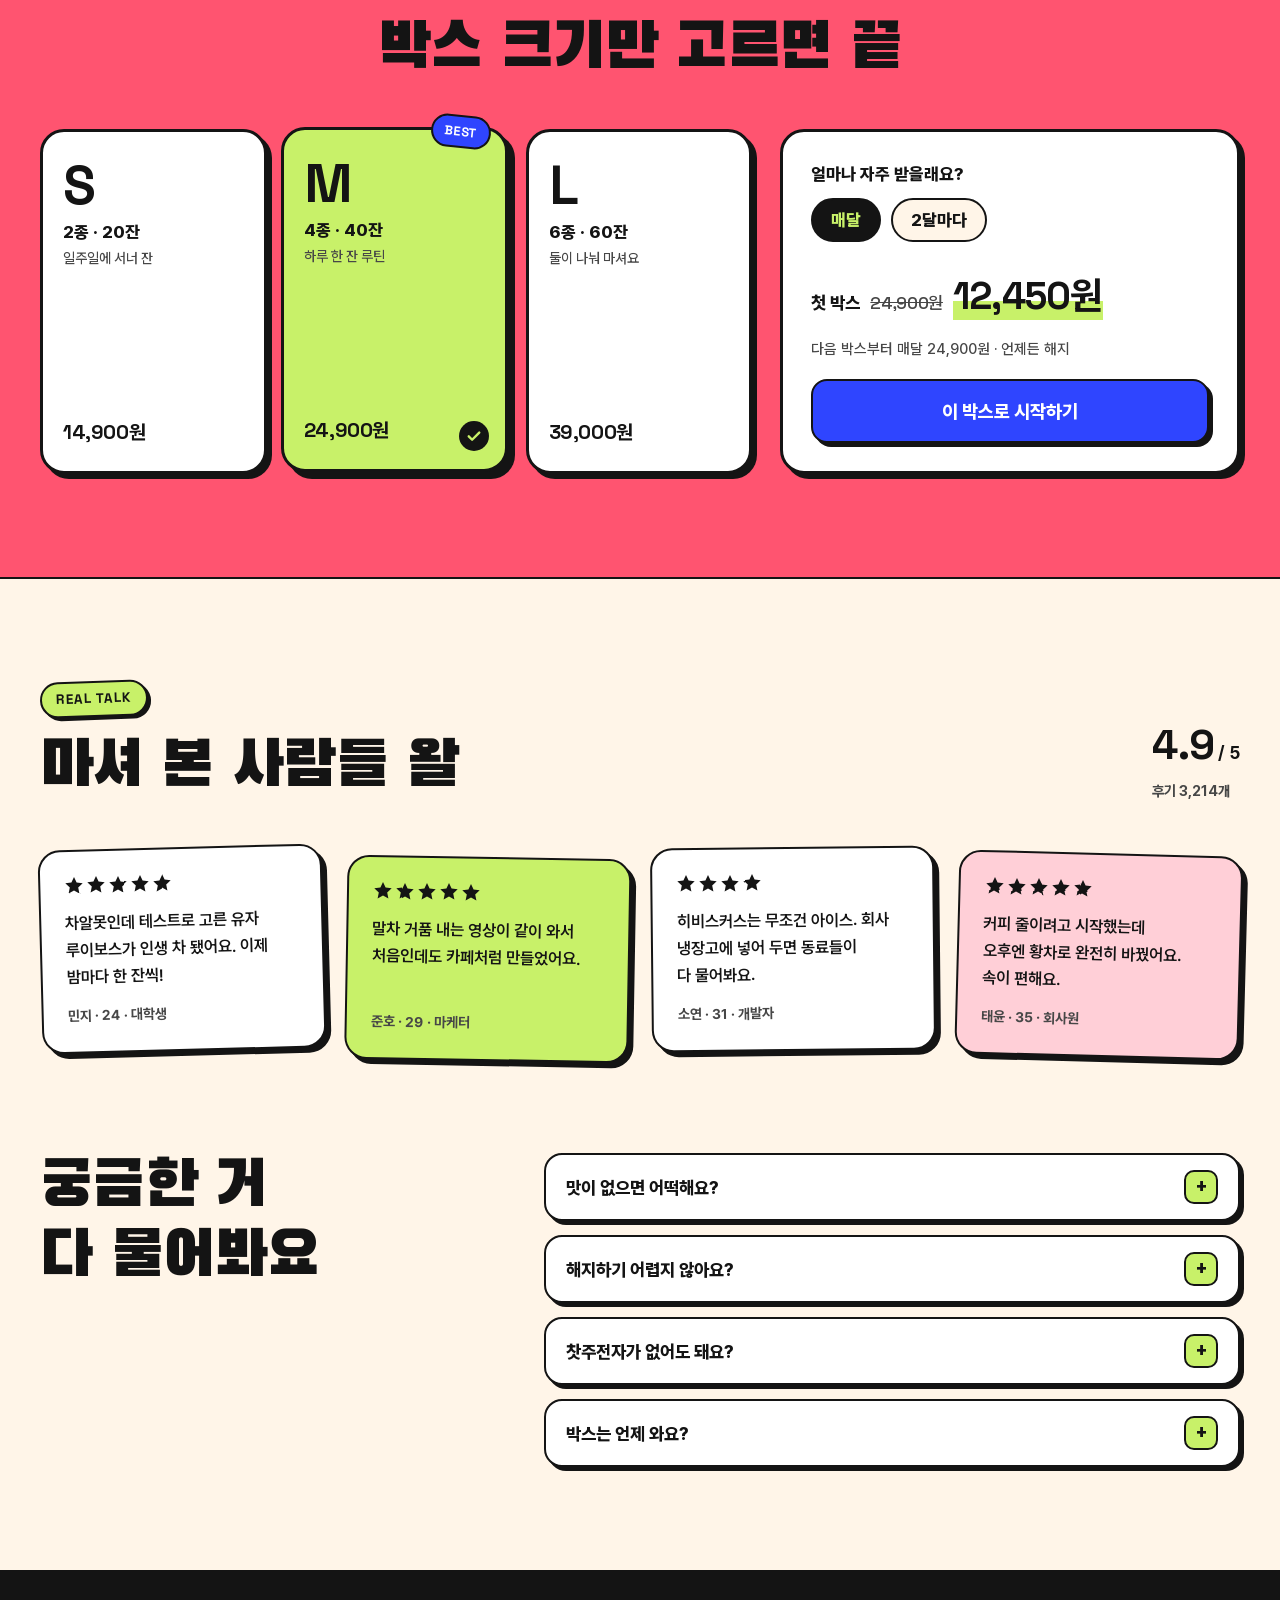
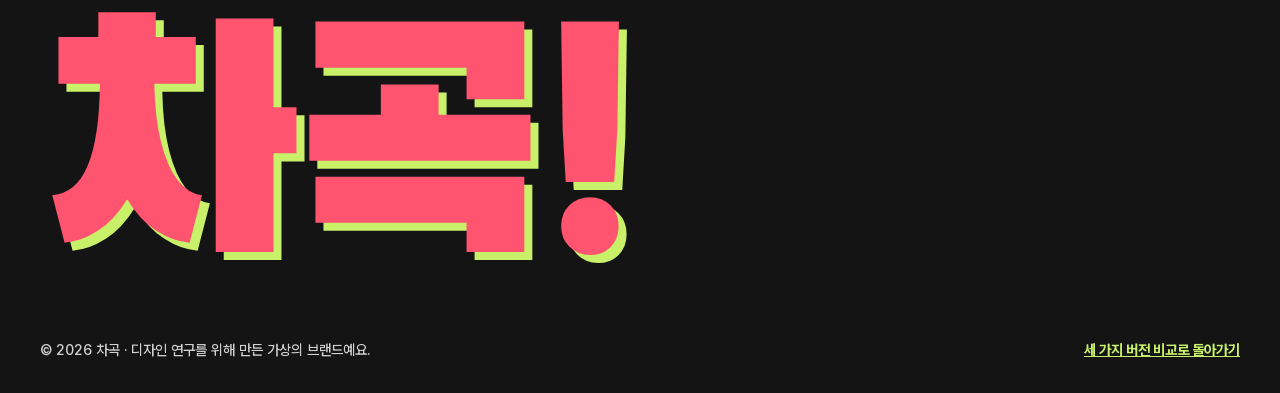
<file: v2-toktok/index.html>
<!doctype html>
<html lang="ko">
<head>
  <meta charset="utf-8">
  <meta name="viewport" content="width=device-width, initial-scale=1">
  <title>차곡! — 오늘 기분, 무슨 차?</title>
  <meta name="description" content="질문 세 개면 끝. 1분 취향 테스트로 나에게 맞는 차를 찾고 첫 박스를 반값에 받아 보세요.">
  <meta name="theme-color" content="#FFF5E8">
  <link rel="preload" href="../assets/fonts/black-han-sans-400.woff2" as="font" type="font/woff2" crossorigin>
  <link rel="preload" href="../assets/fonts/pretendard-vf.woff2" as="font" type="font/woff2" crossorigin>
  <link rel="stylesheet" href="../assets/fonts/fonts.css">
  <link rel="stylesheet" href="style.css">
  <script>document.documentElement.classList.add('js')</script>
  <script src="main.js" defer></script>
</head>
<body>
  <a class="skip" href="#main">본문으로 바로가기</a>
  <p class="topbar">첫 박스 <b>반값</b> + 무료 배송 · 11월 9일(일)까지</p>

  <header class="header">
    <div class="wrap header-inner">
      <a class="logo" href="#top" aria-label="차곡 처음으로">차곡<span aria-hidden="true">!</span></a>
      <nav aria-label="주요 메뉴">
        <ul class="nav">
          <li><a href="#quiz">취향 테스트</a></li>
          <li><a href="#teas">차 고르기</a></li>
          <li><a href="#plans">박스 플랜</a></li>
          <li><a href="#reviews">후기</a></li>
        </ul>
      </nav>
      <a class="box-btn" href="#plans" data-box-link aria-label="내 박스, 0개 담김">
        <svg viewBox="0 0 24 24" width="22" height="22" aria-hidden="true"><path d="M3 8h18l-1.6 12.2a1 1 0 0 1-1 .8H5.6a1 1 0 0 1-1-.8L3 8Zm5 0V6a4 4 0 0 1 8 0v2" fill="none" stroke="currentColor" stroke-width="2.2" stroke-linejoin="round"/></svg>
        <span class="box-count" data-box-count>0</span>
      </a>
    </div>
  </header>

  <main id="main">
    <!-- HERO: 큰 약속 하나 + 진입 장벽이 낮은 첫 행동 -->
    <section class="hero" id="top" aria-labelledby="hero-title">
      <div class="wrap hero-grid">
        <div class="hero-copy">
          <p class="sticker-label">차알못 대환영</p>
          <h1 id="hero-title">오늘 기분,<br><mark>무슨 차?</mark></h1>
          <p class="lede">질문 세 개면 끝. 1분 만에 지금 나한테 딱 맞는 차를 찾아 드려요. 맛없으면 다음 박스는 공짜로 바꿔 드릴게요.</p>
          <div class="hero-cta">
            <a class="btn btn-accent btn-xl" href="#quiz">1분 취향 테스트 <span aria-hidden="true">→</span></a>
            <a class="btn btn-ghost btn-xl" href="#teas">그냥 구경할래요</a>
          </div>
          <ul class="proof" aria-label="차곡 숫자로 보기">
            <li><b class="num">4.9</b>평균 별점</li>
            <li><b class="num">3,200+</b>솔직 후기</li>
            <li><b class="num">0원</b>해지 위약금</li>
          </ul>
        </div>

        <div class="hero-art" aria-hidden="true">
          <div class="tin tin-a" style="--tin:#C8F169"><span class="tin-lid"></span><span class="tin-label">첫물<br>녹차</span></div>
          <div class="tin tin-b" style="--tin:#FF5470"><span class="tin-lid"></span><span class="tin-label">히비스커스<br>오미자</span></div>
          <div class="tin tin-c" style="--tin:#FFC53D"><span class="tin-lid"></span><span class="tin-label">유자<br>루이보스</span></div>
          <svg class="spin-badge" viewBox="0 0 200 200">
            <defs><path id="circle" d="M100 100m-72 0a72 72 0 1 1 144 0a72 72 0 1 1-144 0"/></defs>
            <circle cx="100" cy="100" r="96" fill="#2F45FF" stroke="#141414" stroke-width="5"/>
            <g class="spin-ring">
              <text font-size="20" fill="#FFFFFF" font-family="Black Han Sans, Pretendard, sans-serif" textLength="440" lengthAdjust="spacing"><textPath href="#circle">첫 박스 반값 · FIRST BOX HALF PRICE · </textPath></text>
            </g>
            <text x="100" y="116" text-anchor="middle" font-size="46" fill="#C8F169" font-family="Black Han Sans, Pretendard, sans-serif">50%</text>
          </svg>
          <span class="sticker s-caf">카페인 0</span>
          <span class="sticker s-new">NEW</span>
        </div>
      </div>
    </section>

    <div class="marquee" aria-hidden="true">
      <div class="marquee-track">
        <span>제주 말차</span><i></i><span>유자 루이보스</span><i></i><span>히비스커스 오미자</span><i></i><span>잎새 황차</span><i></i><span>첫물 녹차</span><i></i><span>보성 홍차</span><i></i>
        <span>제주 말차</span><i></i><span>유자 루이보스</span><i></i><span>히비스커스 오미자</span><i></i><span>잎새 황차</span><i></i><span>첫물 녹차</span><i></i><span>보성 홍차</span><i></i>
      </div>
    </div>

    <!-- QUIZ: 한 화면에 질문 하나, 선택지 셋 (Hick의 법칙) + 진행 막대 (목표 경사 효과) -->
    <section class="section quiz-section" id="quiz" aria-labelledby="quiz-title">
      <div class="wrap">
        <div class="quiz" data-quiz>
          <div class="quiz-head">
            <div>
              <p class="sticker-label alt">STEP 01 · TEA QUIZ</p>
              <h2 id="quiz-title">1분 취향 테스트</h2>
            </div>
            <p class="quiz-step num" data-quiz-step>1 / 3</p>
          </div>
          <div class="quiz-bar" role="progressbar" aria-label="테스트 진행률" aria-valuemin="0" aria-valuemax="3" aria-valuenow="0" data-quiz-progress><span data-quiz-bar></span></div>
          <div class="quiz-body" data-quiz-body>
            <noscript><p class="quiz-noscript">테스트는 자바스크립트가 필요해요. 대신 <a href="#teas">차 목록</a>에서 골라 보세요!</p></noscript>
          </div>
        </div>
      </div>
    </section>

    <!-- 상품: 필터는 4개만 -->
    <section class="section" id="teas" aria-labelledby="teas-title">
      <div class="wrap">
        <div class="section-head">
          <div>
            <p class="sticker-label">STEP 02 · PICK</p>
            <h2 id="teas-title">요즘 제일 잘 나가는 차</h2>
          </div>
          <div class="chips" role="group" aria-label="차 거르기">
            <button class="chip" type="button" aria-pressed="true" data-filter="all">전체</button>
            <button class="chip" type="button" aria-pressed="false" data-filter="nocaf">카페인 0</button>
            <button class="chip" type="button" aria-pressed="false" data-filter="morning">아침에</button>
            <button class="chip" type="button" aria-pressed="false" data-filter="night">밤에</button>
          </div>
        </div>
        <ul class="products" data-products>
          <li class="product" id="tea-first" data-tags="morning" style="--tin:#C8F169">
            <div class="product-art"><div class="tin tin-sm"><span class="tin-lid"></span><span class="tin-label">첫물<br>녹차</span></div></div>
            <h3>첫물 녹차</h3>
            <p class="product-copy">갓 벤 풀, 볶은 잣 향. 아침 공기 같은 첫 모금.</p>
            <p class="product-tags"><span>카페인 중간</span><span>아침 추천</span></p>
            <div class="product-foot"><p class="price num">18,000<small>원</small></p><button class="btn btn-sm btn-ink" type="button" data-add="first">담기 +</button></div>
          </li>
          <li class="product" id="tea-matcha" data-tags="morning" style="--tin:#5BC16B">
            <div class="product-art"><div class="tin tin-sm"><span class="tin-lid"></span><span class="tin-label">제주<br>말차</span></div></div>
            <h3>제주 말차</h3>
            <p class="product-copy">진한 감칠맛에 생크림 같은 거품. 라테로도 최고.</p>
            <p class="product-tags"><span>카페인 높음</span><span>아침 추천</span></p>
            <div class="product-foot"><p class="price num">24,000<small>원</small></p><button class="btn btn-sm btn-ink" type="button" data-add="matcha">담기 +</button></div>
          </li>
          <li class="product" id="tea-hwang" data-tags="night" style="--tin:#FFC53D">
            <div class="product-art"><div class="tin tin-sm"><span class="tin-lid"></span><span class="tin-label">잎새<br>황차</span></div></div>
            <h3>잎새 황차</h3>
            <p class="product-copy">군고구마랑 꿀 향. 구수해서 누구나 좋아해요.</p>
            <p class="product-tags"><span>카페인 낮음</span><span>저녁 추천</span></p>
            <div class="product-foot"><p class="price num">20,000<small>원</small></p><button class="btn btn-sm btn-ink" type="button" data-add="hwang">담기 +</button></div>
          </li>
          <li class="product" id="tea-black" data-tags="morning" style="--tin:#2F45FF">
            <div class="product-art"><div class="tin tin-sm tin-dark"><span class="tin-lid"></span><span class="tin-label">보성<br>홍차</span></div></div>
            <h3>보성 홍차</h3>
            <p class="product-copy">몰트, 흑설탕, 말린 자두. 우유를 부르는 맛.</p>
            <p class="product-tags"><span>카페인 높음</span><span>아침 추천</span></p>
            <div class="product-foot"><p class="price num">19,000<small>원</small></p><button class="btn btn-sm btn-ink" type="button" data-add="black">담기 +</button></div>
          </li>
          <li class="product" id="tea-yuja" data-tags="nocaf night" style="--tin:#FF9F1C">
            <div class="product-art"><div class="tin tin-sm"><span class="tin-lid"></span><span class="tin-label">유자<br>루이보스</span></div></div>
            <h3>유자 루이보스</h3>
            <p class="product-copy">상큼한 유자 껍질에 바닐라 한 방울. 자기 전 한 잔.</p>
            <p class="product-tags"><span>카페인 0</span><span>밤 추천</span></p>
            <div class="product-foot"><p class="price num">16,000<small>원</small></p><button class="btn btn-sm btn-ink" type="button" data-add="yuja">담기 +</button></div>
          </li>
          <li class="product" id="tea-hibi" data-tags="nocaf night" style="--tin:#FF5470">
            <div class="product-art"><div class="tin tin-sm"><span class="tin-lid"></span><span class="tin-label">히비스커스<br>오미자</span></div></div>
            <h3>히비스커스 오미자</h3>
            <p class="product-copy">새콤달콤 붉은 베리 맛. 얼음 가득 아이스로!</p>
            <p class="product-tags"><span>카페인 0</span><span>밤 추천</span></p>
            <div class="product-foot"><p class="price num">16,000<small>원</small></p><button class="btn btn-sm btn-ink" type="button" data-add="hibi">담기 +</button></div>
          </li>
        </ul>
        <p class="sr-only" aria-live="polite" data-filter-status></p>
      </div>
    </section>

    <!-- 박스 플랜: 라디오 카드 + 실시간 가격 요약 -->
    <section class="section plans-section" id="plans" aria-labelledby="plans-title">
      <div class="wrap">
        <div class="section-head center">
          <p class="sticker-label alt">STEP 03 · BOX</p>
          <h2 id="plans-title">박스 크기만 고르면 끝</h2>
        </div>
        <form class="box-form" data-box-form>
          <fieldset class="sizes">
            <legend class="sr-only">박스 크기</legend>
            <label class="size-card">
              <input type="radio" name="size" value="S" data-price="14900">
              <span class="size-name num">S</span>
              <span class="size-desc">2종 · 20잔<br><small>일주일에 서너 잔</small></span>
              <span class="size-price num">14,900원</span>
            </label>
            <label class="size-card">
              <input type="radio" name="size" value="M" data-price="24900" checked>
              <span class="size-best">BEST</span>
              <span class="size-name num">M</span>
              <span class="size-desc">4종 · 40잔<br><small>하루 한 잔 루틴</small></span>
              <span class="size-price num">24,900원</span>
            </label>
            <label class="size-card">
              <input type="radio" name="size" value="L" data-price="39000">
              <span class="size-name num">L</span>
              <span class="size-desc">6종 · 60잔<br><small>둘이 나눠 마셔요</small></span>
              <span class="size-price num">39,000원</span>
            </label>
          </fieldset>
          <div class="box-summary">
            <fieldset class="freq">
              <legend>얼마나 자주 받을래요?</legend>
              <label><input type="radio" name="freq" value="1" checked><span>매달</span></label>
              <label><input type="radio" name="freq" value="2"><span>2달마다</span></label>
            </fieldset>
            <p class="first-price">첫 박스 <s class="num" data-orig>24,900원</s> <strong class="num" data-first>12,450원</strong></p>
            <p class="next-price" data-next>다음 박스부터 매달 24,900원 · 언제든 해지</p>
            <button class="btn btn-accent btn-xl btn-block" type="submit">이 박스로 시작하기</button>
          </div>
        </form>
      </div>
    </section>

    <!-- 후기 -->
    <section class="section" id="reviews" aria-labelledby="reviews-title">
      <div class="wrap">
        <div class="section-head">
          <div>
            <p class="sticker-label">REAL TALK</p>
            <h2 id="reviews-title">마셔 본 사람들 왈</h2>
          </div>
          <p class="rating"><b class="num">4.9</b> / 5 <span>후기 3,214개</span></p>
        </div>
        <ul class="reviews">
          <li class="review r1">
            <p class="stars" aria-label="별점 5점 만점에 5점"><span aria-hidden="true"></span></p>
            <p class="review-text">차알못인데 테스트로 고른 유자 루이보스가 인생 차 됐어요. 이제 밤마다 한 잔씩!</p>
            <p class="review-who">민지 · 24 · 대학생</p>
          </li>
          <li class="review r2">
            <p class="stars" aria-label="별점 5점 만점에 5점"><span aria-hidden="true"></span></p>
            <p class="review-text">말차 거품 내는 영상이 같이 와서 처음인데도 카페처럼 만들었어요.</p>
            <p class="review-who">준호 · 29 · 마케터</p>
          </li>
          <li class="review r3">
            <p class="stars" aria-label="별점 5점 만점에 4점"><span aria-hidden="true" style="--rate:4"></span></p>
            <p class="review-text">히비스커스는 무조건 아이스. 회사 냉장고에 넣어 두면 동료들이 다 물어봐요.</p>
            <p class="review-who">소연 · 31 · 개발자</p>
          </li>
          <li class="review r4">
            <p class="stars" aria-label="별점 5점 만점에 5점"><span aria-hidden="true"></span></p>
            <p class="review-text">커피 줄이려고 시작했는데 오후엔 황차로 완전히 바꿨어요. 속이 편해요.</p>
            <p class="review-who">태윤 · 35 · 회사원</p>
          </li>
        </ul>
      </div>
    </section>

    <!-- FAQ -->
    <section class="section faq-section" aria-labelledby="faq-title">
      <div class="wrap faq-wrap">
        <h2 id="faq-title">궁금한 거<br>다 물어봐요</h2>
        <div class="faq">
          <details>
            <summary>맛이 없으면 어떡해요?</summary>
            <p>첫 박스가 입에 안 맞으면 다음 박스는 원하는 차로 무료 교환해 드려요. 후기에 한 줄만 남겨 주세요.</p>
          </details>
          <details>
            <summary>해지하기 어렵지 않아요?</summary>
            <p>마이페이지에서 버튼 한 번이면 끝. 위약금도 없고, 이유를 꼬치꼬치 묻지도 않아요.</p>
          </details>
          <details>
            <summary>찻주전자가 없어도 돼요?</summary>
            <p>모든 차가 삼각 티백이라 머그컵 하나면 충분해요. 말차만 작은 거품기가 함께 가요.</p>
          </details>
          <details>
            <summary>박스는 언제 와요?</summary>
            <p>매달 1일에 출발해서 보통 3일 안에 도착해요. 출발하는 날 카카오톡으로 알려 드려요.</p>
          </details>
        </div>
      </div>
    </section>
  </main>

  <footer class="footer">
    <div class="wrap">
      <p class="footer-word" aria-hidden="true">차곡!</p>
      <div class="footer-row">
        <p>© 2026 차곡 · 디자인 연구를 위해 만든 가상의 브랜드예요.</p>
        <a href="../index.html">세 가지 버전 비교로 돌아가기</a>
      </div>
    </div>
  </footer>

  <!-- 모바일: 엄지가 닿는 아래쪽에 핵심 행동 고정 (Fitts의 법칙) -->
  <div class="mobile-bar">
    <a class="btn btn-accent" href="#quiz">1분 테스트</a>
    <a class="btn btn-ghost" href="#plans">내 박스 <span class="num" data-box-count>0</span></a>
  </div>

  <div class="toast" role="status" aria-live="polite" data-toast></div>
</body>
</html>
</file>
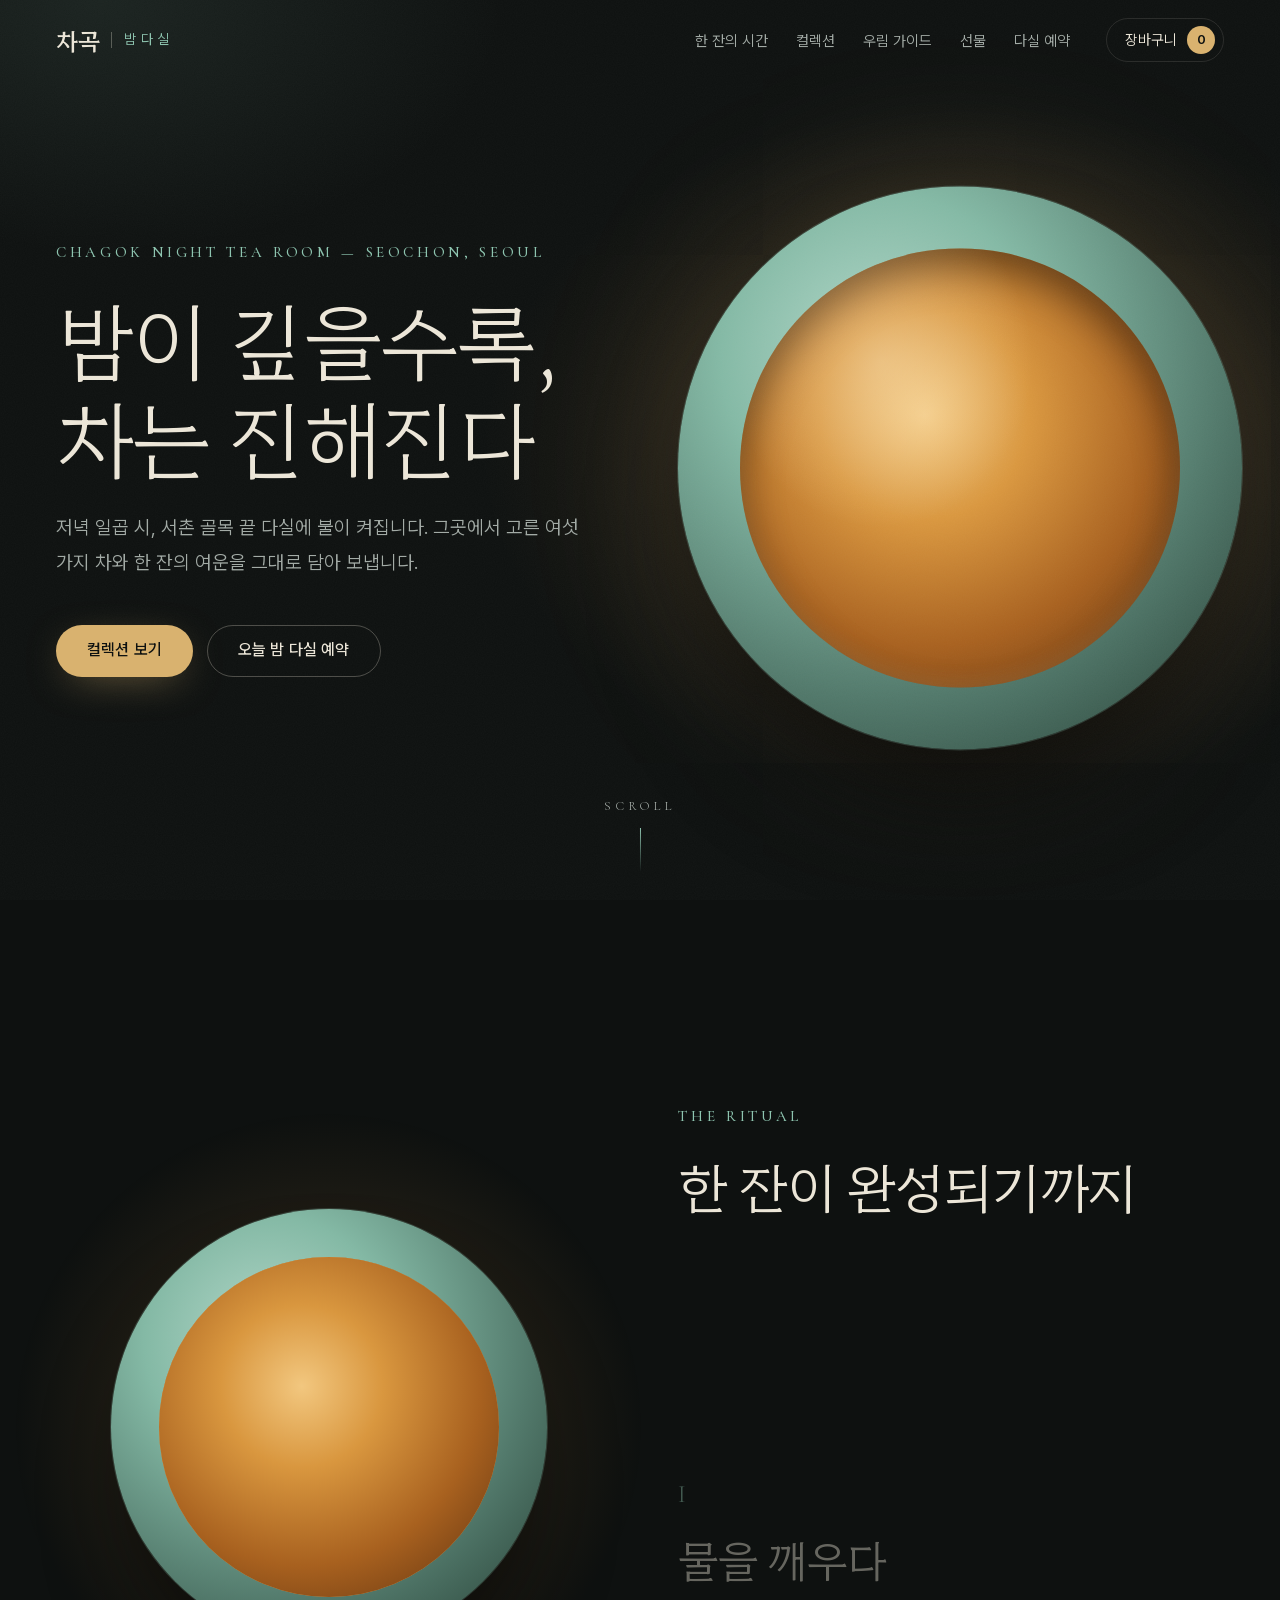
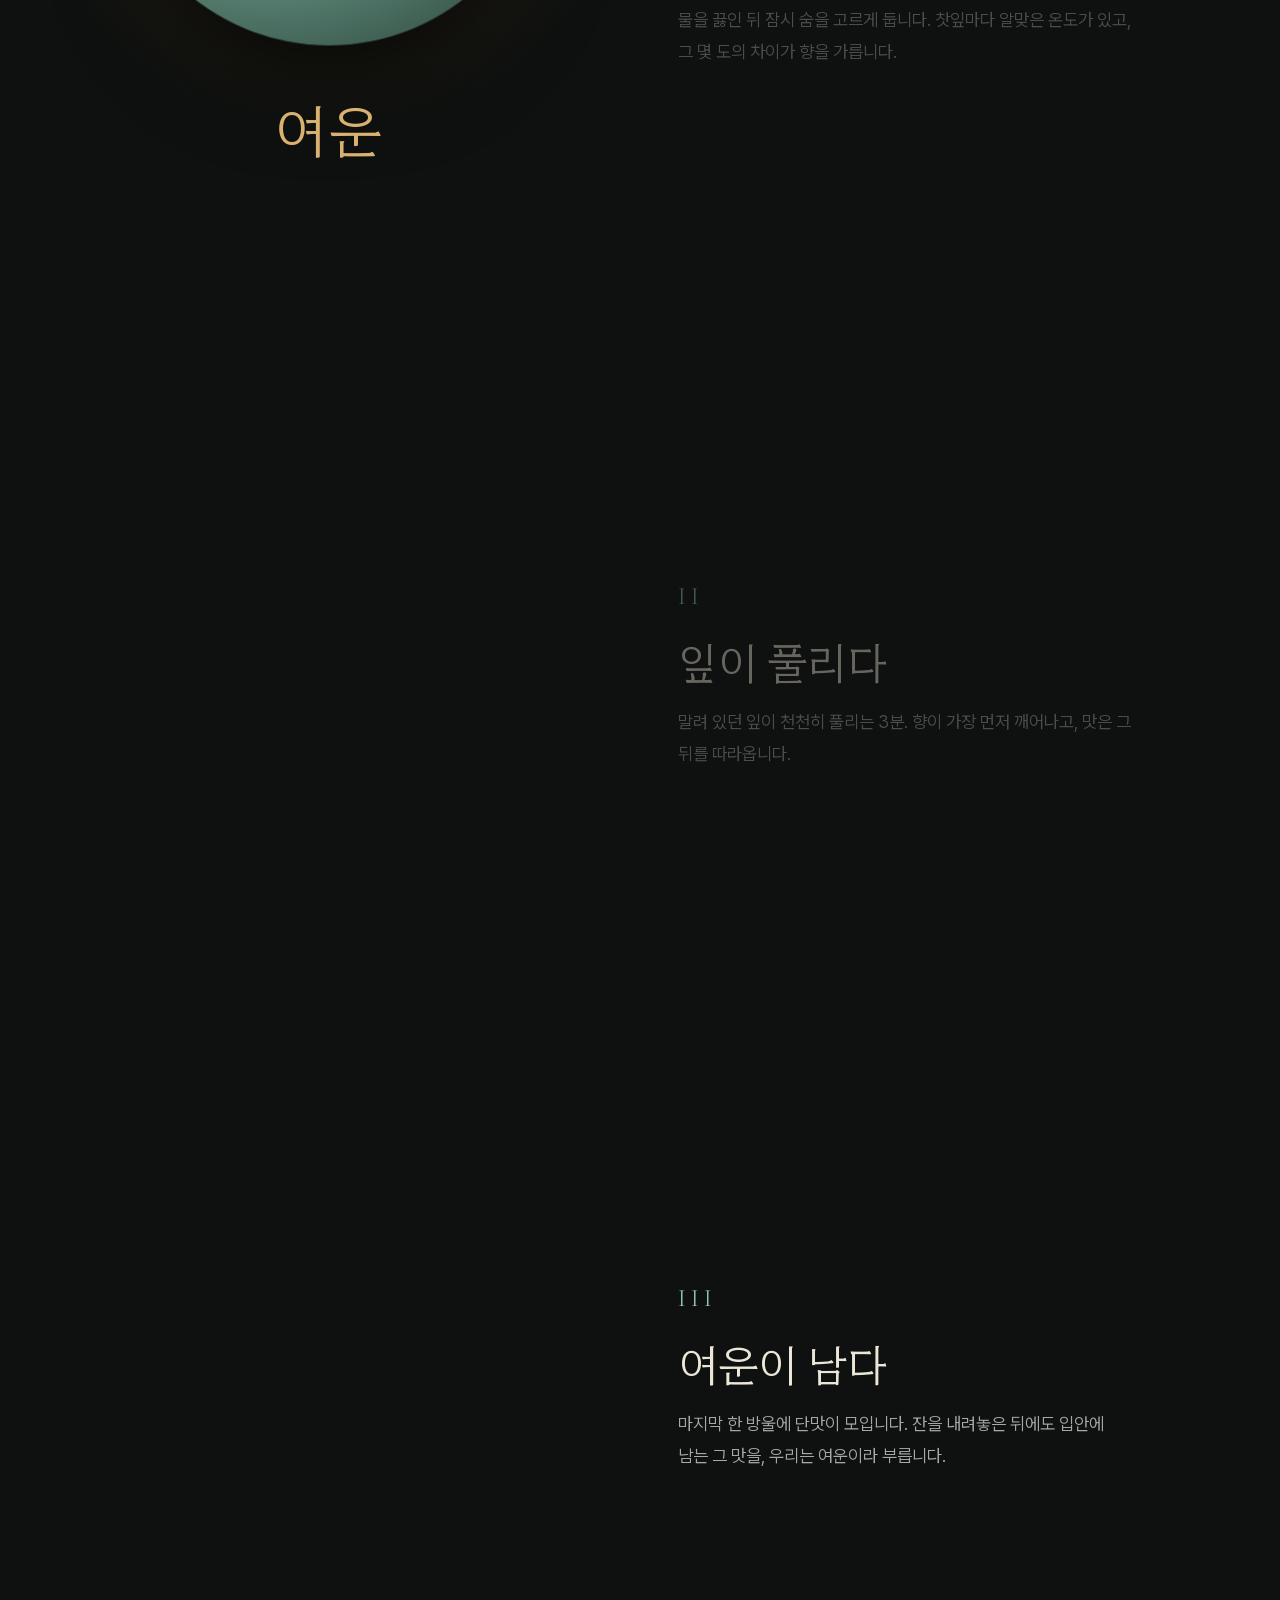
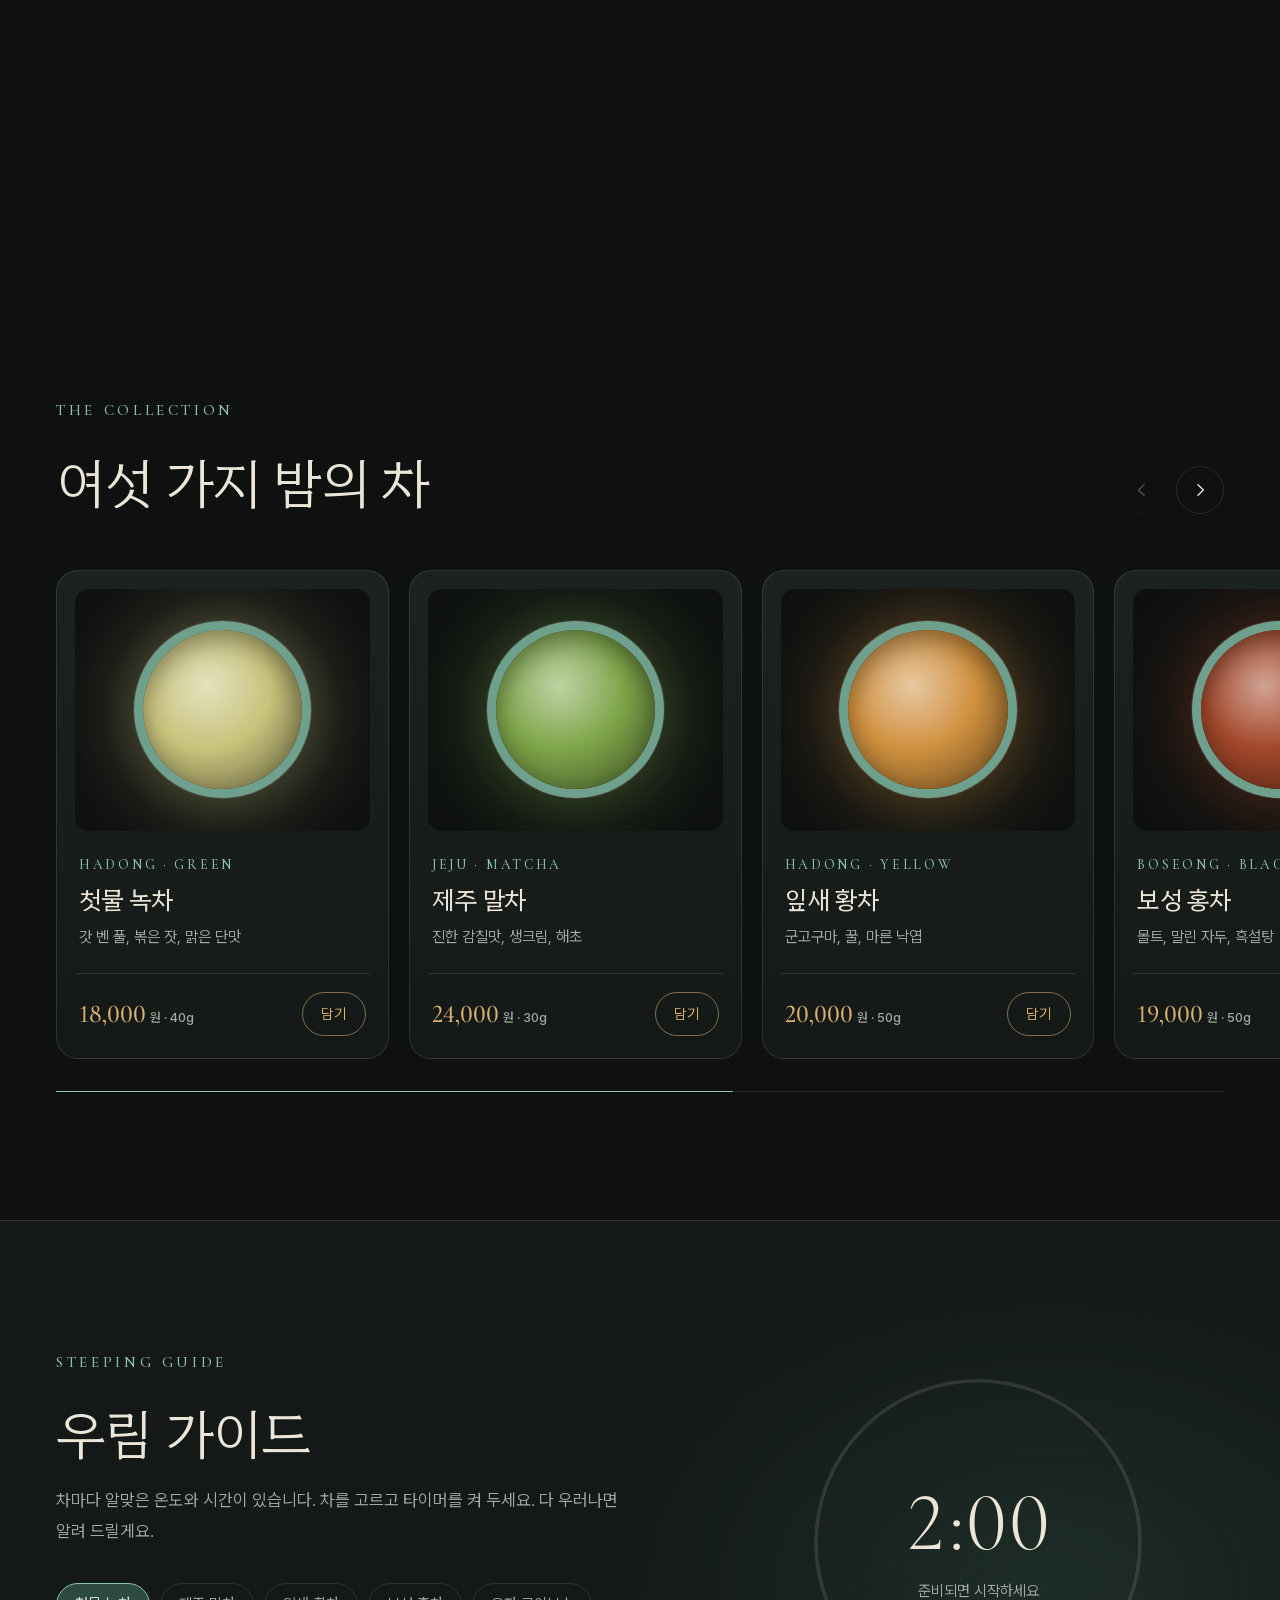
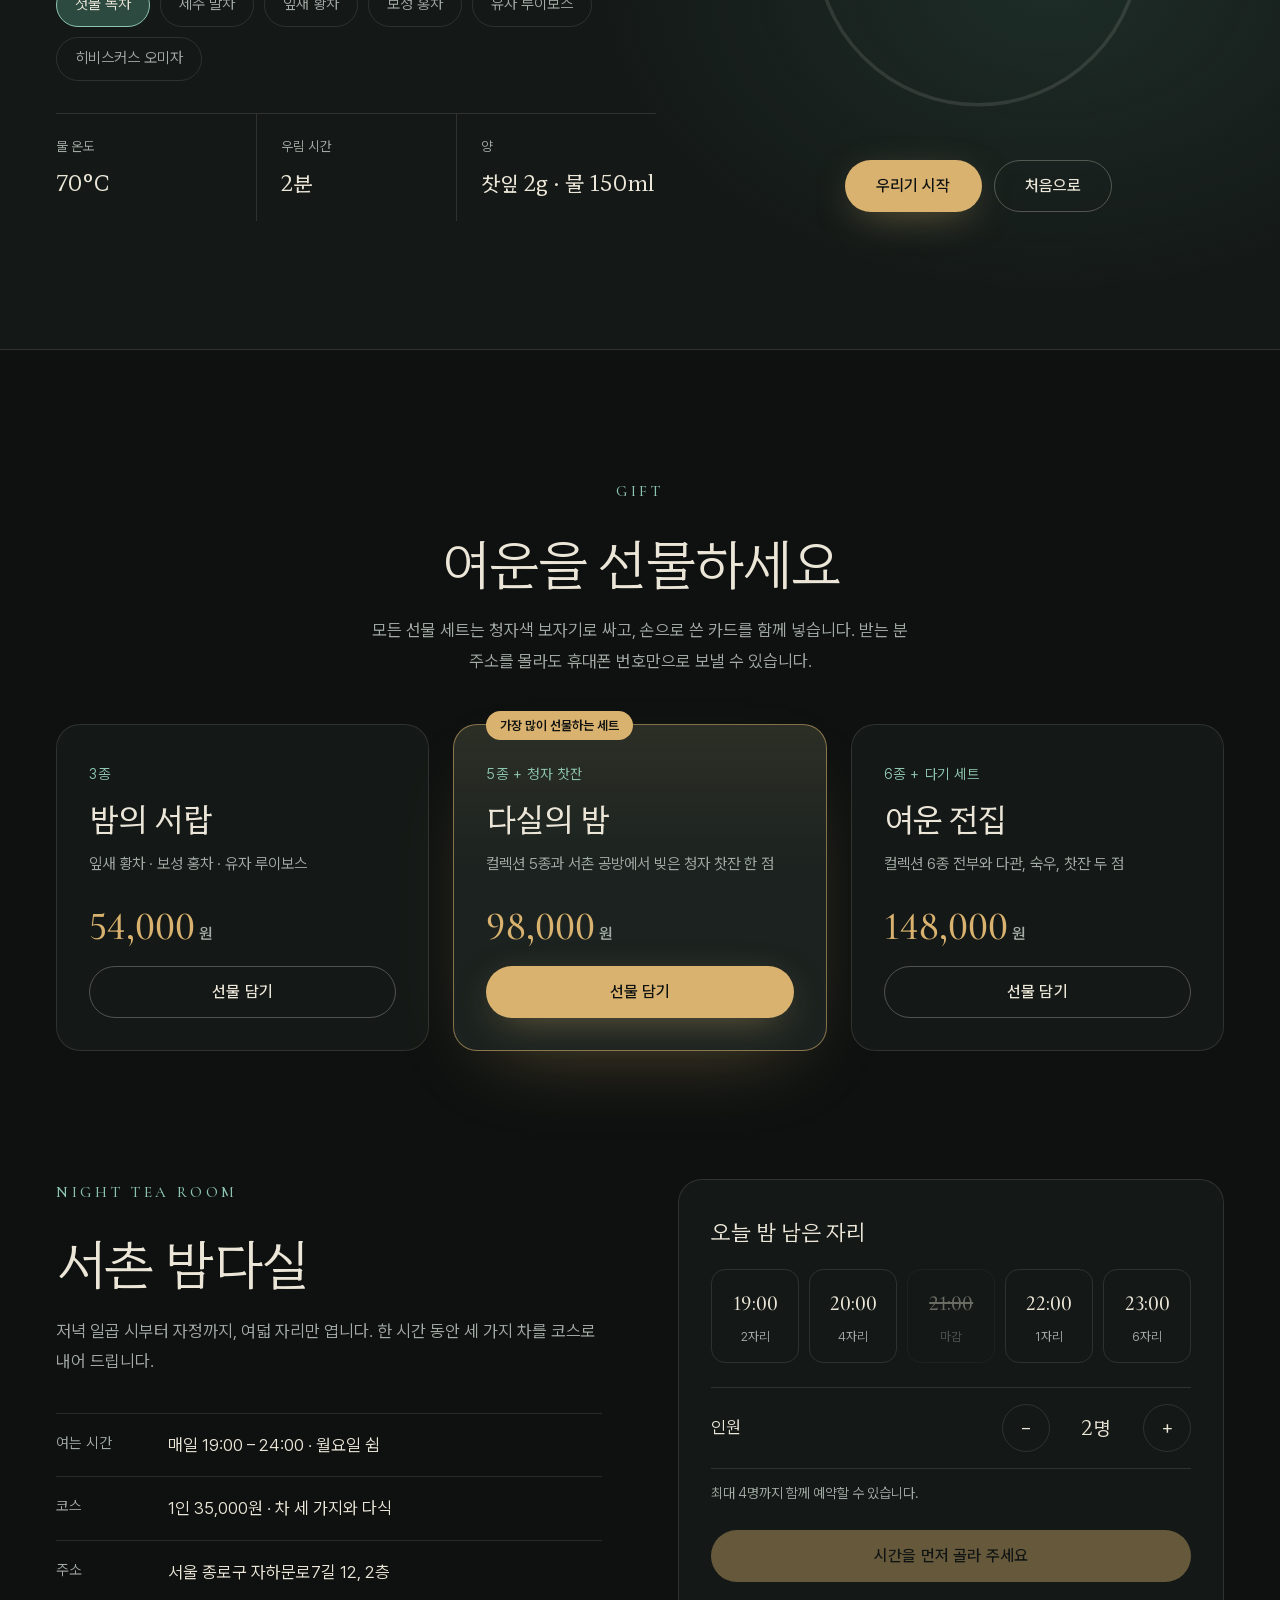
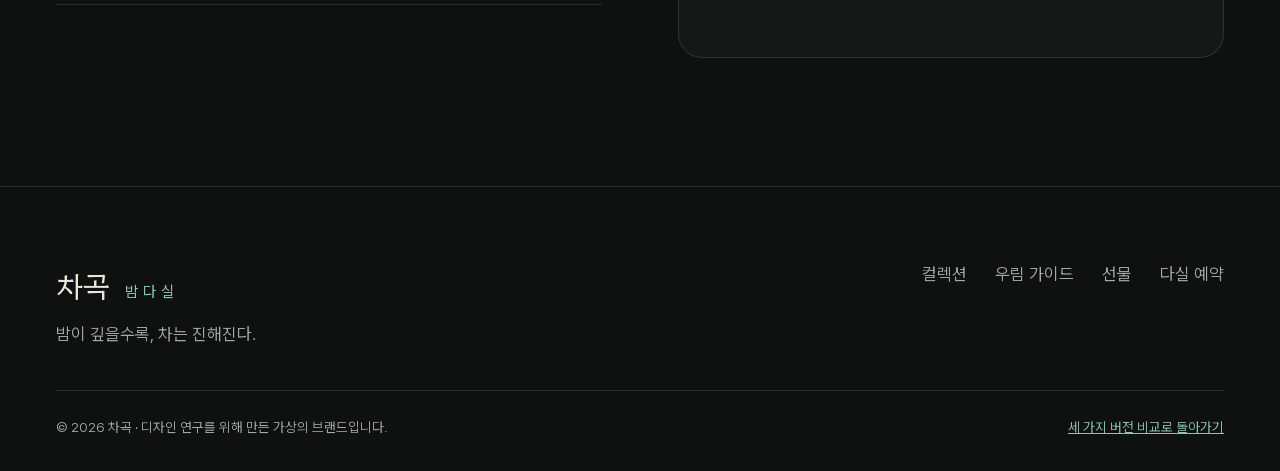
<file: v3-bamdasil/index.html>
<!doctype html>
<html lang="ko">
<head>
  <meta charset="utf-8">
  <meta name="viewport" content="width=device-width, initial-scale=1">
  <title>차곡 밤다실 — 밤이 깊을수록, 차는 진해진다</title>
  <meta name="description" content="서촌의 밤 다실에서 고른 여섯 가지 차와 선물 세트. 우림 가이드와 오늘 밤 다실 예약까지.">
  <meta name="theme-color" content="#0E1110">
  <meta name="color-scheme" content="dark">
  <link rel="preload" href="../assets/fonts/hahmlet-vf.woff2" as="font" type="font/woff2" crossorigin>
  <link rel="preload" href="../assets/fonts/pretendard-vf.woff2" as="font" type="font/woff2" crossorigin>
  <link rel="stylesheet" href="../assets/fonts/fonts.css">
  <link rel="stylesheet" href="style.css">
  <script>document.documentElement.classList.add('js')</script>
  <script src="main.js" defer></script>
</head>
<body>
  <a class="skip" href="#main">본문으로 바로가기</a>

  <header class="header" data-header>
    <div class="wrap header-inner">
      <a class="logo" href="#top" aria-label="차곡 밤다실 처음으로">
        <span class="logo-ko">차곡</span><span class="logo-bar" aria-hidden="true"></span><span class="logo-sub">밤다실</span>
      </a>
      <nav aria-label="주요 메뉴">
        <ul class="nav">
          <li><a href="#ritual">한 잔의 시간</a></li>
          <li><a href="#collection">컬렉션</a></li>
          <li><a href="#guide">우림 가이드</a></li>
          <li><a href="#gift">선물</a></li>
          <li><a href="#visit">다실 예약</a></li>
        </ul>
      </nav>
      <button class="cart-btn" type="button" data-cart-open aria-haspopup="dialog" aria-controls="cart">
        장바구니 <span class="cart-count" data-cart-count>0</span>
      </button>
    </div>
  </header>

  <main id="main">
    <!-- HERO: 시네마틱한 첫인상, 문장 하나와 행동 둘 -->
    <section class="hero" id="top" aria-labelledby="hero-title">
      <div class="hero-cup" aria-hidden="true">
        <div class="cup">
          <div class="cup-tea"></div>
          <div class="cup-shine"></div>
        </div>
      </div>
      <div class="wrap hero-copy">
        <p class="kicker">Chagok Night Tea Room — Seochon, Seoul</p>
        <h1 id="hero-title">밤이 깊을수록,<br>차는 진해진다</h1>
        <p class="lede">저녁 일곱 시, 서촌 골목 끝 다실에 불이 켜집니다. 그곳에서 고른 여섯 가지 차와 한 잔의 여운을 그대로 담아 보냅니다.</p>
        <div class="hero-cta">
          <a class="btn btn-gold" href="#collection">컬렉션 보기</a>
          <a class="btn btn-ghost" href="#visit">오늘 밤 다실 예약</a>
        </div>
      </div>
      <a class="scroll-cue" href="#ritual"><span>Scroll</span><i aria-hidden="true"></i></a>
    </section>

    <!-- 스크롤리텔링: 왼쪽 찻잔이 단계에 따라 우러남 -->
    <section class="ritual" id="ritual" aria-labelledby="ritual-title">
      <div class="wrap ritual-grid">
        <div class="ritual-visual" data-ritual-visual data-step="1" aria-hidden="true">
          <div class="r-cup"><div class="r-tea"></div></div>
          <p class="r-label" data-ritual-label>95°</p>
        </div>
        <div class="ritual-steps">
          <header class="ritual-head">
            <p class="kicker">The Ritual</p>
            <h2 id="ritual-title">한 잔이 완성되기까지</h2>
          </header>
          <article class="r-step is-active" data-step="1">
            <p class="r-no">I</p>
            <h3>물을 깨우다</h3>
            <p>물을 끓인 뒤 잠시 숨을 고르게 둡니다. 찻잎마다 알맞은 온도가 있고, 그 몇 도의 차이가 향을 가릅니다.</p>
          </article>
          <article class="r-step" data-step="2">
            <p class="r-no">II</p>
            <h3>잎이 풀리다</h3>
            <p>말려 있던 잎이 천천히 풀리는 3분. 향이 가장 먼저 깨어나고, 맛은 그 뒤를 따라옵니다.</p>
          </article>
          <article class="r-step" data-step="3">
            <p class="r-no">III</p>
            <h3>여운이 남다</h3>
            <p>마지막 한 방울에 단맛이 모입니다. 잔을 내려놓은 뒤에도 입안에 남는 그 맛을, 우리는 여운이라 부릅니다.</p>
          </article>
        </div>
      </div>
    </section>

    <!-- 컬렉션: 가로 스크롤 + 이전/다음 버튼 + 진행 표시 -->
    <section class="section collection" id="collection" aria-labelledby="col-title">
      <div class="wrap section-head" data-reveal>
        <div>
          <p class="kicker">The Collection</p>
          <h2 id="col-title">여섯 가지 밤의 차</h2>
        </div>
        <div class="rail-ctrl">
          <button class="icon-btn" type="button" data-prev aria-label="이전 차 보기">
            <svg viewBox="0 0 24 24" width="20" height="20" aria-hidden="true"><path d="M15 5l-7 7 7 7" fill="none" stroke="currentColor" stroke-width="1.6"/></svg>
          </button>
          <button class="icon-btn" type="button" data-next aria-label="다음 차 보기">
            <svg viewBox="0 0 24 24" width="20" height="20" aria-hidden="true"><path d="M9 5l7 7-7 7" fill="none" stroke="currentColor" stroke-width="1.6"/></svg>
          </button>
        </div>
      </div>
      <ul class="rail" data-rail tabindex="0" aria-label="차 컬렉션, 좌우로 넘겨 보세요">
        <li class="t-card" style="--liquor:#C9C37C">
          <div class="t-visual"><span class="t-liquor"></span></div>
          <p class="t-origin">Hadong · Green</p>
          <h3>첫물 녹차</h3>
          <p class="t-notes">갓 벤 풀, 볶은 잣, 맑은 단맛</p>
          <div class="t-foot"><p class="t-price">18,000<span>원 · 40g</span></p><button class="btn-add" type="button" data-add data-id="first" data-name="첫물 녹차" data-price="18000">담기</button></div>
        </li>
        <li class="t-card" style="--liquor:#7FA64A">
          <div class="t-visual"><span class="t-liquor"></span></div>
          <p class="t-origin">Jeju · Matcha</p>
          <h3>제주 말차</h3>
          <p class="t-notes">진한 감칠맛, 생크림, 해초</p>
          <div class="t-foot"><p class="t-price">24,000<span>원 · 30g</span></p><button class="btn-add" type="button" data-add data-id="matcha" data-name="제주 말차" data-price="24000">담기</button></div>
        </li>
        <li class="t-card" style="--liquor:#D0913F">
          <div class="t-visual"><span class="t-liquor"></span></div>
          <p class="t-origin">Hadong · Yellow</p>
          <h3>잎새 황차</h3>
          <p class="t-notes">군고구마, 꿀, 마른 낙엽</p>
          <div class="t-foot"><p class="t-price">20,000<span>원 · 50g</span></p><button class="btn-add" type="button" data-add data-id="hwang" data-name="잎새 황차" data-price="20000">담기</button></div>
        </li>
        <li class="t-card" style="--liquor:#A2472A">
          <div class="t-visual"><span class="t-liquor"></span></div>
          <p class="t-origin">Boseong · Black</p>
          <h3>보성 홍차</h3>
          <p class="t-notes">몰트, 말린 자두, 흑설탕</p>
          <div class="t-foot"><p class="t-price">19,000<span>원 · 50g</span></p><button class="btn-add" type="button" data-add data-id="black" data-name="보성 홍차" data-price="19000">담기</button></div>
        </li>
        <li class="t-card" style="--liquor:#DB8A34">
          <div class="t-visual"><span class="t-liquor"></span></div>
          <p class="t-origin">Goheung · Blend</p>
          <h3>유자 루이보스</h3>
          <p class="t-notes">유자 껍질, 바닐라, 구운 견과</p>
          <div class="t-foot"><p class="t-price">16,000<span>원 · 15티백</span></p><button class="btn-add" type="button" data-add data-id="yuja" data-name="유자 루이보스" data-price="16000">담기</button></div>
        </li>
        <li class="t-card" style="--liquor:#B8304A">
          <div class="t-visual"><span class="t-liquor"></span></div>
          <p class="t-origin">Mungyeong · Blend</p>
          <h3>히비스커스 오미자</h3>
          <p class="t-notes">붉은 베리, 산뜻한 산미</p>
          <div class="t-foot"><p class="t-price">16,000<span>원 · 15티백</span></p><button class="btn-add" type="button" data-add data-id="hibi" data-name="히비스커스 오미자" data-price="16000">담기</button></div>
        </li>
      </ul>
      <div class="wrap"><div class="rail-progress" aria-hidden="true"><span data-rail-progress></span></div></div>
    </section>

    <!-- 우림 가이드: 실제로 쓰는 도구 (최고의 순간을 만드는 피크-엔드) -->
    <section class="section guide" id="guide" aria-labelledby="guide-title">
      <div class="wrap guide-grid">
        <div class="guide-copy" data-reveal>
          <p class="kicker">Steeping Guide</p>
          <h2 id="guide-title">우림 가이드</h2>
          <p class="section-lede">차마다 알맞은 온도와 시간이 있습니다. 차를 고르고 타이머를 켜 두세요. 다 우러나면 알려 드릴게요.</p>
          <fieldset class="tea-pick">
            <legend class="sr-only">우릴 차 고르기</legend>
            <label><input type="radio" name="tea" value="first" data-temp="70" data-time="120" data-amount="찻잎 2g · 물 150ml" checked><span>첫물 녹차</span></label>
            <label><input type="radio" name="tea" value="matcha" data-temp="80" data-time="30" data-amount="말차 2g · 물 70ml" ><span>제주 말차</span></label>
            <label><input type="radio" name="tea" value="hwang" data-temp="90" data-time="180" data-amount="찻잎 3g · 물 200ml"><span>잎새 황차</span></label>
            <label><input type="radio" name="tea" value="black" data-temp="95" data-time="180" data-amount="찻잎 3g · 물 200ml"><span>보성 홍차</span></label>
            <label><input type="radio" name="tea" value="yuja" data-temp="95" data-time="300" data-amount="티백 1개 · 물 250ml"><span>유자 루이보스</span></label>
            <label><input type="radio" name="tea" value="hibi" data-temp="95" data-time="300" data-amount="티백 1개 · 물 250ml"><span>히비스커스 오미자</span></label>
          </fieldset>
          <dl class="spec">
            <div><dt>물 온도</dt><dd data-spec-temp>70°C</dd></div>
            <div><dt>우림 시간</dt><dd data-spec-time>2분</dd></div>
            <div><dt>양</dt><dd data-spec-amount>찻잎 2g · 물 150ml</dd></div>
          </dl>
        </div>

        <div class="timer" data-timer data-reveal>
          <div class="timer-face">
            <svg class="timer-ring" viewBox="0 0 200 200" aria-hidden="true">
              <circle class="ring-track" cx="100" cy="100" r="90"/>
              <circle class="ring-fill" cx="100" cy="100" r="90" data-ring/>
            </svg>
            <div class="timer-center">
              <p class="timer-time" data-timer-time>2:00</p>
              <p class="timer-state" data-timer-state>준비되면 시작하세요</p>
            </div>
          </div>
          <div class="timer-ctrl">
            <button class="btn btn-gold" type="button" data-timer-toggle>우리기 시작</button>
            <button class="btn btn-ghost" type="button" data-timer-reset>처음으로</button>
          </div>
          <p class="sr-only" aria-live="assertive" data-timer-announce></p>
        </div>
      </div>
    </section>

    <!-- 선물 -->
    <section class="section gift" id="gift" aria-labelledby="gift-title">
      <div class="wrap">
        <header class="section-head center" data-reveal>
          <div>
            <p class="kicker">Gift</p>
            <h2 id="gift-title">여운을 선물하세요</h2>
            <p class="section-lede">모든 선물 세트는 청자색 보자기로 싸고, 손으로 쓴 카드를 함께 넣습니다. 받는 분 주소를 몰라도 휴대폰 번호만으로 보낼 수 있습니다.</p>
          </div>
        </header>
        <div class="gift-grid">
          <article class="gift-card" data-reveal>
            <p class="gift-tag">3종</p>
            <h3>밤의 서랍</h3>
            <p class="gift-items">잎새 황차 · 보성 홍차 · 유자 루이보스</p>
            <p class="gift-price">54,000<span>원</span></p>
            <button class="btn btn-ghost btn-block" type="button" data-add data-id="gift-3" data-name="선물 세트 · 밤의 서랍" data-price="54000">선물 담기</button>
          </article>
          <article class="gift-card is-featured" data-reveal>
            <p class="gift-badge">가장 많이 선물하는 세트</p>
            <p class="gift-tag">5종 + 청자 찻잔</p>
            <h3>다실의 밤</h3>
            <p class="gift-items">컬렉션 5종과 서촌 공방에서 빚은 청자 찻잔 한 점</p>
            <p class="gift-price">98,000<span>원</span></p>
            <button class="btn btn-gold btn-block" type="button" data-add data-id="gift-5" data-name="선물 세트 · 다실의 밤" data-price="98000">선물 담기</button>
          </article>
          <article class="gift-card" data-reveal>
            <p class="gift-tag">6종 + 다기 세트</p>
            <h3>여운 전집</h3>
            <p class="gift-items">컬렉션 6종 전부와 다관, 숙우, 찻잔 두 점</p>
            <p class="gift-price">148,000<span>원</span></p>
            <button class="btn btn-ghost btn-block" type="button" data-add data-id="gift-6" data-name="선물 세트 · 여운 전집" data-price="148000">선물 담기</button>
          </article>
        </div>
      </div>
    </section>

    <!-- 다실 예약: 고를 때마다 버튼 문구가 정확한 행동을 말해 줌 -->
    <section class="section visit" id="visit" aria-labelledby="visit-title">
      <div class="wrap visit-grid">
        <div data-reveal>
          <p class="kicker">Night Tea Room</p>
          <h2 id="visit-title">서촌 밤다실</h2>
          <p class="section-lede">저녁 일곱 시부터 자정까지, 여덟 자리만 엽니다. 한 시간 동안 세 가지 차를 코스로 내어 드립니다.</p>
          <dl class="info">
            <div><dt>여는 시간</dt><dd>매일 19:00 – 24:00 · 월요일 쉼</dd></div>
            <div><dt>코스</dt><dd>1인 35,000원 · 차 세 가지와 다식</dd></div>
            <div><dt>주소</dt><dd>서울 종로구 자하문로7길 12, 2층</dd></div>
          </dl>
        </div>
        <form class="reserve" data-reserve data-reveal>
          <fieldset class="slots">
            <legend>오늘 밤 남은 자리</legend>
            <label class="slot"><input type="radio" name="slot" value="19:00" data-seats="2"><span class="slot-time">19:00</span><span class="slot-left">2자리</span></label>
            <label class="slot"><input type="radio" name="slot" value="20:00" data-seats="4"><span class="slot-time">20:00</span><span class="slot-left">4자리</span></label>
            <label class="slot is-full"><input type="radio" name="slot" value="21:00" disabled><span class="slot-time">21:00</span><span class="slot-left">마감</span></label>
            <label class="slot"><input type="radio" name="slot" value="22:00" data-seats="1"><span class="slot-time">22:00</span><span class="slot-left">1자리</span></label>
            <label class="slot"><input type="radio" name="slot" value="23:00" data-seats="6"><span class="slot-time">23:00</span><span class="slot-left">6자리</span></label>
          </fieldset>
          <div class="guests">
            <span id="guests-label">인원</span>
            <div class="stepper" role="group" aria-labelledby="guests-label">
              <button type="button" class="icon-btn" data-minus aria-label="인원 한 명 줄이기">−</button>
              <output data-guests aria-live="polite">2명</output>
              <button type="button" class="icon-btn" data-plus aria-label="인원 한 명 늘리기">+</button>
            </div>
          </div>
          <p class="reserve-hint" data-reserve-hint>최대 4명까지 함께 예약할 수 있습니다.</p>
          <button class="btn btn-gold btn-block" type="submit" data-reserve-submit disabled>시간을 먼저 골라 주세요</button>
          <p class="reserve-msg" role="status" data-reserve-msg></p>
        </form>
      </div>
    </section>
  </main>

  <footer class="footer">
    <div class="wrap footer-grid">
      <div>
        <p class="footer-logo">차곡 <span>밤다실</span></p>
        <p class="footer-note">밤이 깊을수록, 차는 진해진다.</p>
      </div>
      <ul class="footer-links">
        <li><a href="#collection">컬렉션</a></li>
        <li><a href="#guide">우림 가이드</a></li>
        <li><a href="#gift">선물</a></li>
        <li><a href="#visit">다실 예약</a></li>
      </ul>
    </div>
    <div class="wrap footer-bottom">
      <p>© 2026 차곡 · 디자인 연구를 위해 만든 가상의 브랜드입니다.</p>
      <a href="../index.html">세 가지 버전 비교로 돌아가기</a>
    </div>
  </footer>

  <!-- 장바구니: 네이티브 dialog → 포커스 가두기와 Esc 닫기를 브라우저가 처리 -->
  <dialog class="drawer" id="cart" aria-labelledby="cart-title" data-cart>
    <div class="drawer-inner">
      <header class="drawer-head">
        <h2 id="cart-title">장바구니</h2>
        <button class="icon-btn" type="button" data-cart-close aria-label="장바구니 닫기">
          <svg viewBox="0 0 24 24" width="18" height="18" aria-hidden="true"><path d="M6 6l12 12M18 6L6 18" stroke="currentColor" stroke-width="1.6"/></svg>
        </button>
      </header>
      <div class="ship" data-ship>
        <p data-ship-text>50,000원 이상 주문하면 무료로 보내 드립니다.</p>
        <div class="ship-bar" aria-hidden="true"><span data-ship-bar></span></div>
      </div>
      <ul class="cart-list" data-cart-list></ul>
      <p class="cart-empty" data-cart-empty>아직 담은 차가 없습니다.</p>
      <footer class="drawer-foot">
        <p class="subtotal"><span>합계</span><strong data-cart-total>0원</strong></p>
        <button class="btn btn-gold btn-block" type="button" data-checkout disabled>주문하기</button>
      </footer>
    </div>
  </dialog>
</body>
</html>
</file>
<file: assets/fonts/fonts.css>
/* 자동 생성: tools/subset_fonts.py — 페이지에 쓰인 글자만 담은 서브셋 (SIL OFL 1.1, licenses/ 참고) */
@font-face { font-family: "Pretendard"; src: url("pretendard-vf.woff2") format("woff2"); font-weight: 45 930; font-style: normal; font-display: swap; }
@font-face { font-family: "Gowun Batang"; src: url("gowun-batang-400.woff2") format("woff2"); font-weight: 400; font-style: normal; font-display: swap; }
@font-face { font-family: "Gowun Batang"; src: url("gowun-batang-700.woff2") format("woff2"); font-weight: 700; font-style: normal; font-display: swap; }
@font-face { font-family: "Cormorant Garamond"; src: url("cormorant-italic-vf.woff2") format("woff2"); font-weight: 300 700; font-style: italic; font-display: swap; }
@font-face { font-family: "Black Han Sans"; src: url("black-han-sans-400.woff2") format("woff2"); font-weight: 400; font-style: normal; font-display: swap; }
@font-face { font-family: "Space Grotesk"; src: url("space-grotesk-vf.woff2") format("woff2"); font-weight: 300 700; font-style: normal; font-display: swap; }
@font-face { font-family: "Hahmlet"; src: url("hahmlet-vf.woff2") format("woff2"); font-weight: 100 900; font-style: normal; font-display: swap; }
@font-face { font-family: "Cormorant Garamond"; src: url("cormorant-vf.woff2") format("woff2"); font-weight: 300 700; font-style: normal; font-display: swap; }
</file>
<file: hub.css>
/* 비교 허브: 세 버전의 색이 돋보이도록 무채색 문서 스타일로 둡니다. */
:root {
  --bg: #FAFAF8;
  --paper: #FFFFFF;
  --ink: #18181B;
  --ink-2: #52525B;
  --line: #E4E4E0;
  --wrap: 1200px;
  --gutter: clamp(20px, 5vw, 48px);
}
*, *::before, *::after { box-sizing: border-box; }
html { scroll-behavior: smooth; }
body { margin: 0; background: var(--bg); color: var(--ink); font-family: "Pretendard", system-ui, sans-serif; font-size: 1rem; line-height: 1.7; word-break: keep-all; overflow-wrap: break-word; -webkit-font-smoothing: antialiased; }
h1, h2, h3 { margin: 0; line-height: 1.3; letter-spacing: -.02em; text-wrap: balance; }
p { margin: 0; text-wrap: pretty; }
a { color: inherit; }
code { padding: 1px 6px; border-radius: 6px; background: #F0F0EC; font-family: ui-monospace, SFMono-Regular, Menlo, monospace; font-size: .85em; }
.wrap { width: min(100% - var(--gutter) * 2, var(--wrap)); margin-inline: auto; }
:focus-visible { outline: 2px solid var(--ink); outline-offset: 3px; }

.hub-hero { padding: clamp(56px, 8vw, 104px) 0 48px; }
.eyebrow { margin-bottom: 16px; font-size: .85rem; font-weight: 600; letter-spacing: .12em; text-transform: uppercase; color: var(--ink-2); }
.hub-hero h1 { font-size: clamp(2.2rem, 1.4rem + 3.4vw, 4rem); font-weight: 800; }
.lede { max-width: 44em; margin-top: 20px; font-size: 1.1rem; color: var(--ink-2); }
.quick { display: flex; flex-wrap: wrap; gap: 8px; margin-top: 32px; }
.quick a { display: inline-flex; align-items: center; min-height: 44px; padding: 0 18px; border: 1px solid var(--line); border-radius: 999px; background: var(--paper); font-weight: 600; font-size: .95rem; text-decoration: none; }
.quick a:hover { border-color: var(--ink); }

.principles { padding: 32px 0 72px; }
.principles h2, .compare h2 { margin-bottom: 28px; font-size: clamp(1.5rem, 1.2rem + 1vw, 2rem); font-weight: 800; }
.p-grid { display: grid; grid-template-columns: repeat(3, 1fr); gap: 16px; list-style: none; margin: 0; padding: 0; }
.p-grid li { padding: 24px; border: 1px solid var(--line); border-radius: 16px; background: var(--paper); }
.p-no { display: block; margin-bottom: 12px; font-size: .85rem; font-weight: 700; color: var(--ink-2); }
.p-grid h3 { margin-bottom: 8px; font-size: 1.15rem; font-weight: 700; }
.p-grid p { font-size: .95rem; color: var(--ink-2); }

.version { padding: 64px 0; border-top: 1px solid var(--line); }
.v-head { display: grid; grid-template-columns: auto 1fr auto; align-items: center; gap: 24px; margin-bottom: 28px; }
.v-no { display: grid; place-items: center; width: 64px; height: 64px; border-radius: 18px; background: var(--v-bg); box-shadow: inset 0 0 0 1px rgba(0, 0, 0, .08); color: var(--v-key); font-size: 1.3rem; font-weight: 800; }
.v-head h2 { font-size: clamp(1.8rem, 1.4rem + 1.4vw, 2.6rem); font-weight: 800; }
.v-head h2 span { margin-left: 8px; font-size: .5em; font-weight: 600; letter-spacing: .02em; color: var(--ink-2); }
.v-concept { margin-top: 4px; color: var(--ink-2); }
.open { display: inline-flex; align-items: center; min-height: 48px; padding: 0 22px; border-radius: 999px; background: var(--ink); color: #fff; font-weight: 700; text-decoration: none; white-space: nowrap; }
.open:hover { background: #000; }

.shots { position: relative; margin-bottom: 40px; padding-right: clamp(0px, 9vw, 120px); }
.shot-desktop { display: block; overflow: hidden; border: 1px solid var(--line); border-radius: 16px; box-shadow: 0 30px 60px -30px rgba(0, 0, 0, .25); }
.shot-desktop img { display: block; width: 100%; height: auto; }
.shot-mobile { position: absolute; right: 0; bottom: -28px; width: clamp(120px, 19%, 220px); height: auto; border: 6px solid #111; border-radius: 28px; background: #111; box-shadow: 0 30px 60px -20px rgba(0, 0, 0, .45); }

.v-grid { display: grid; grid-template-columns: 1.15fr 1fr 1fr; gap: 40px; padding-top: 24px; }
.v-sub { margin: 0 0 14px; font-size: .8rem; font-weight: 700; letter-spacing: .1em; text-transform: uppercase; color: var(--ink-2); }
.v-grid > div > .v-sub:not(:first-child) { margin-top: 32px; }
.ratio { display: flex; height: 40px; overflow: hidden; margin-bottom: 18px; border: 1px solid var(--line); border-radius: 10px; }
.ratio span { flex: var(--w) 0 0; display: flex; align-items: center; padding: 0 10px; background: var(--c); color: var(--t, var(--ink)); font-size: .78rem; font-weight: 700; white-space: nowrap; overflow: hidden; }
.swatches { display: grid; gap: 12px; list-style: none; margin: 0; padding: 0; }
.swatches li { display: flex; gap: 14px; align-items: flex-start; }
.sw { flex: none; width: 44px; height: 44px; border-radius: 12px; background: var(--c); box-shadow: inset 0 0 0 1px rgba(0, 0, 0, .1); }
.swatches p { font-size: .95rem; }
.swatches b { margin-right: 6px; }
.swatches small { display: block; font-size: .85rem; color: var(--ink-2); }
.harmony { margin-top: 18px; padding: 14px 16px; border-radius: 12px; background: #F2F2EE; font-size: .9rem; color: var(--ink-2); }
.specimen { font-size: clamp(1.8rem, 1.4rem + 1.2vw, 2.4rem); line-height: 1.25; letter-spacing: -.02em; }
.sp-v1 { font-family: "Gowun Batang", serif; color: #2F4B3C; }
.sp-v1 em { font-family: "Cormorant Garamond", serif; font-style: italic; color: #9C4322; }
.sp-v2 { font-family: "Black Han Sans", "Pretendard", sans-serif; color: #141414; }
.sp-v3 { padding: 14px 18px; border-radius: 12px; background: #0E1110; color: #ECE6D8; font-family: "Hahmlet", serif; font-weight: 300; }
.sp-v3 em { font-family: "Cormorant Garamond", serif; font-style: normal; color: #D9B26F; }
.type-note { margin-top: 10px; font-size: .88rem; color: var(--ink-2); }
.v-text { font-size: .95rem; color: var(--ink-2); }
.ux { display: grid; gap: 10px; margin: 0; padding: 0; list-style: none; font-size: .95rem; }
.ux li { position: relative; padding-left: 20px; }
.ux li::before { content: ""; position: absolute; left: 0; top: .7em; width: 8px; height: 8px; border-radius: 50%; background: var(--v-key); box-shadow: inset 0 0 0 1px rgba(0, 0, 0, .15); }

.compare { padding: 64px 0; border-top: 1px solid var(--line); }
.table-wrap { overflow-x: auto; border: 1px solid var(--line); border-radius: 16px; background: var(--paper); }
table { width: 100%; min-width: 760px; border-collapse: collapse; font-size: .93rem; }
th, td { padding: 14px 18px; border-bottom: 1px solid var(--line); text-align: left; vertical-align: top; }
thead th { background: #F4F4F0; font-weight: 700; }
tbody th { width: 150px; font-weight: 700; color: var(--ink-2); }
tbody tr:last-child th, tbody tr:last-child td { border-bottom: 0; }
.note { margin-top: 16px; font-size: .9rem; color: var(--ink-2); }
.hub-foot { padding: 32px 0 56px; border-top: 1px solid var(--line); font-size: .9rem; color: var(--ink-2); }

@media (max-width: 960px) {
  .p-grid { grid-template-columns: 1fr 1fr; }
  .v-grid { grid-template-columns: 1fr; gap: 8px; }
  .v-head { grid-template-columns: auto 1fr; }
  .open { grid-column: 1 / -1; justify-self: start; }
}
@media (max-width: 600px) {
  .p-grid { grid-template-columns: 1fr; }
  .shots { padding-right: 0; }
  .shot-mobile { display: none; }
}
</file>
<file: v1-goyo/style.css>
/* =========================================================
   차곡 V1 · 고요 (Editorial Calm)
   콘셉트  : 한지 위에 놓인 찻사발. 덜어내고, 천천히 읽히게.
   색 비율 : 바탕 60 / 키 + 보조 30 / 포인트 10
   ========================================================= */
:root {
  /* 바탕 Base (60%) — 한지 */
  --base: #F4EFE6;
  --base-2: #EBE4D6;        /* 한지 그늘: 구획 전환용 */
  --paper: #FBF8F2;         /* 카드 면 */
  /* 키 Key (브랜드 정체성) — 송엽 */
  --key: #2F4B3C;
  --key-deep: #22382C;
  /* 보조 Supporting (키를 거드는 색) — 이끼 세이지 */
  --support: #A9B59F;
  --support-soft: #DCE2D3;
  /* 포인트 Accent (10%, 행동 유도) — 감 */
  --accent: #B8512A;        /* 면(버튼·낙관·진행 막대)에 쓰는 감빛 */
  --accent-deep: #9C4322;   /* hover */
  --accent-text: #9C4322;   /* 작은 글자용 감빛: 한지 그늘(#EBE4D6) 위에서도 4.5:1 이상 */
  /* 글자와 선 */
  --ink: #1F2420;           /* 먹 */
  --ink-2: #545B55;         /* 보조 글자 */
  --line: #D6CFC1;
  --on-key: #F4EFE6;
  --on-accent: #FFFFFF;

  --font-display: "Gowun Batang", "Noto Serif KR", serif;
  --font-body: "Pretendard", -apple-system, BlinkMacSystemFont, "Apple SD Gothic Neo", "Noto Sans KR", system-ui, sans-serif;
  --font-latin: "Cormorant Garamond", "Gowun Batang", serif;

  --wrap: 1200px;
  --gutter: clamp(20px, 5vw, 56px);
  --radius: 4px;
  --ease: cubic-bezier(.2, .7, .2, 1);
  --header-h: 72px;
}

/* ---------- 기본 ---------- */
*, *::before, *::after { box-sizing: border-box; }
html { scroll-behavior: smooth; scroll-padding-top: calc(var(--header-h) + 16px); -webkit-text-size-adjust: 100%; }
body {
  margin: 0;
  background: var(--base);
  color: var(--ink);
  font-family: var(--font-body);
  font-size: 1.0625rem;
  line-height: 1.8;              /* 한글 본문은 1.7–1.8이 편안하다 */
  word-break: keep-all;          /* 한글 단어 중간 줄바꿈 방지 */
  overflow-wrap: break-word;
  -webkit-font-smoothing: antialiased;
}
/* 한지 질감: 아주 옅은 노이즈 한 겹 */
body::before {
  content: ""; position: fixed; inset: 0; z-index: -1; pointer-events: none; opacity: .5;
  background-image: url("data:image/svg+xml,%3Csvg xmlns='http://www.w3.org/2000/svg' width='180' height='180'%3E%3Cfilter id='n'%3E%3CfeTurbulence type='fractalNoise' baseFrequency='.85' numOctaves='3' stitchTiles='stitch'/%3E%3CfeColorMatrix values='0 0 0 0 .35 0 0 0 0 .3 0 0 0 0 .2 0 0 0 .07 0'/%3E%3C/filter%3E%3Crect width='100%25' height='100%25' filter='url(%23n)'/%3E%3C/svg%3E");
}
h1, h2, h3 { margin: 0; font-family: var(--font-display); font-weight: 400; line-height: 1.32; letter-spacing: -.02em; text-wrap: balance; }
p { text-wrap: pretty; }              /* 마지막 줄에 한 단어만 남는 것을 줄임 */
h1 { font-size: clamp(2.5rem, 1.5rem + 3.7vw, 4.5rem); line-height: 1.24; }
h2 { font-size: clamp(1.85rem, 1.35rem + 1.8vw, 2.75rem); }
h3 { font-size: 1.375rem; line-height: 1.4; }
p { margin: 0; }
a { color: inherit; }
.latin { font-family: var(--font-latin); font-style: italic; font-weight: 500; letter-spacing: 0; }
.sr-only { position: absolute !important; width: 1px; height: 1px; padding: 0; margin: -1px; overflow: hidden; clip: rect(0 0 0 0); white-space: nowrap; border: 0; }
.wrap { width: min(100% - var(--gutter) * 2, var(--wrap)); margin-inline: auto; }
.narrow { --wrap: 820px; }

.skip { position: absolute; left: 16px; top: -100px; z-index: 100; padding: 12px 18px; border-radius: var(--radius); background: var(--key); color: var(--on-key); text-decoration: none; }
.skip:focus { top: 16px; }
:focus-visible { outline: 2px solid var(--accent); outline-offset: 3px; border-radius: 2px; }

/* 읽기 진행 막대 (포인트 색의 '얇은' 사용) */
.progress { position: fixed; inset: 0 0 auto; height: 2px; z-index: 60; pointer-events: none; }
.progress span { display: block; height: 100%; background: var(--accent); transform-origin: 0 50%; transform: scaleX(0); }

/* ---------- 버튼 ---------- */
.btn {
  display: inline-flex; align-items: center; justify-content: center; gap: 8px;
  min-height: 48px; padding: 0 26px; border-radius: 999px; border: 1px solid transparent;
  font: inherit; font-size: 1rem; font-weight: 600; letter-spacing: -.01em; text-decoration: none; cursor: pointer;
  transition: background-color .25s, color .25s, border-color .25s, transform .25s var(--ease);
}
.btn:active { transform: translateY(1px); }
.btn-sm { min-height: 40px; padding: 0 18px; font-size: .9rem; }
.btn-lg { min-height: 56px; padding: 0 32px; font-size: 1.05rem; }
.btn-accent { background: var(--accent); color: var(--on-accent); }
.btn-accent:hover { background: var(--accent-deep); }
.btn-line { border-color: var(--ink); color: var(--ink); background: transparent; }
.btn-line:hover { background: var(--ink); color: var(--base); }
.btn-paper { background: var(--base); color: var(--key); }
.btn-paper:hover { background: #fff; }
.link-arrow { display: inline-flex; align-items: center; gap: 12px; min-height: 48px; font-weight: 600; color: var(--key); text-decoration: none; }
.link-arrow::after { content: ""; width: 28px; height: 1px; background: currentColor; transition: width .3s var(--ease); }
.link-arrow:hover::after { width: 48px; }

/* ---------- 헤더 ---------- */
.site-header {
  position: sticky; top: 0; z-index: 50; height: var(--header-h);
  border-bottom: 1px solid transparent;
  transition: transform .45s var(--ease), border-color .3s, background-color .3s;
}
.site-header.is-scrolled {
  border-color: var(--line);
  background: color-mix(in srgb, var(--base) 92%, transparent);
  backdrop-filter: blur(10px); -webkit-backdrop-filter: blur(10px);
}
.site-header.is-hidden { transform: translateY(-100%); }
.header-inner { height: 100%; display: flex; align-items: center; gap: 32px; }
.logo { display: flex; align-items: baseline; gap: 10px; margin-right: auto; text-decoration: none; }
.logo-ko { font-family: var(--font-display); font-weight: 700; font-size: 1.6rem; letter-spacing: -.02em; color: var(--key); }
.logo-en { font-family: var(--font-latin); font-style: italic; font-size: 1.05rem; color: var(--ink-2); }
.nav-list { display: flex; gap: 28px; list-style: none; margin: 0; padding: 0; }
.nav-list a { position: relative; padding: 8px 0; font-size: .95rem; color: var(--ink-2); text-decoration: none; }
.nav-list a::after { content: ""; position: absolute; left: 0; right: 0; bottom: 2px; height: 1px; background: currentColor; transform: scaleX(0); transform-origin: left; transition: transform .3s var(--ease); }
.nav-list a:hover { color: var(--ink); }
.nav-list a:hover::after { transform: scaleX(1); }
.nav-toggle { display: none; }

/* ---------- 히어로 ---------- */
.hero { padding: clamp(40px, 7vw, 112px) 0 clamp(72px, 9vw, 140px); }
.hero-grid { display: grid; grid-template-columns: minmax(0, 1.1fr) minmax(0, .9fr); gap: clamp(32px, 6vw, 96px); align-items: center; }
.eyebrow { display: flex; align-items: center; gap: 14px; margin-bottom: 28px; font-size: .92rem; color: var(--ink-2); }
.eyebrow .latin { font-size: 1.2rem; color: var(--accent-text); }
.eyebrow-line { width: 40px; height: 1px; background: var(--ink-2); opacity: .5; }
.hero h1 { margin-bottom: 28px; }
.lede { max-width: 34em; font-size: clamp(1.05rem, 1rem + .3vw, 1.2rem); line-height: 1.85; color: var(--ink-2); }
.hero-cta { display: flex; flex-wrap: wrap; align-items: center; gap: 16px 32px; margin-top: 40px; }
.hero-meta { display: flex; flex-wrap: wrap; gap: 8px 22px; list-style: none; margin: 28px 0 0; padding: 0; font-size: .9rem; color: var(--ink-2); }
.hero-meta li { display: flex; align-items: center; gap: 8px; }
.hero-meta li::before { content: ""; width: 5px; height: 5px; border-radius: 50%; background: var(--key); opacity: .6; }

.hero-art { position: relative; margin: 0; aspect-ratio: 1 / 1.05; display: grid; place-items: center; }
.bowl {
  position: relative; width: 84%; aspect-ratio: 1; border-radius: 50%;
  background: radial-gradient(circle at 38% 30%, #FFFDF8 0%, #EEE7DA 55%, #DDD3C0 100%);
  box-shadow: 0 50px 80px -40px rgba(47, 75, 60, .45), 0 0 0 1px rgba(31, 36, 32, .05);
}
.bowl-tea {
  position: absolute; inset: 13%; border-radius: 50%;
  background:
    radial-gradient(circle at 28% 38%, rgba(255, 255, 255, .16) 0 4%, transparent 5%),
    radial-gradient(circle at 62% 66%, rgba(255, 255, 255, .12) 0 3%, transparent 4%),
    radial-gradient(circle at 70% 30%, rgba(255, 255, 255, .1) 0 2.5%, transparent 3.5%),
    radial-gradient(circle at 42% 36%, #B9C97C 0%, #8DAA4F 34%, #64853A 70%, #4B6A2B 100%);
  box-shadow: inset 0 10px 24px rgba(20, 30, 10, .35), inset 0 -3px 8px rgba(255, 255, 255, .18);
  animation: breathe 9s ease-in-out infinite;
}
.bowl-shine { position: absolute; inset: 13%; border-radius: 50%; background: radial-gradient(ellipse at 30% 22%, rgba(255, 255, 255, .38), transparent 42%); }
@keyframes breathe { 50% { transform: scale(1.015); filter: saturate(1.08); } }
.leaf { position: absolute; left: 0; bottom: 4%; width: 21%; transform: rotate(-32deg); filter: drop-shadow(0 18px 18px rgba(31, 36, 32, .18)); }
.vertical { position: absolute; right: 0; top: 2%; writing-mode: vertical-rl; font-family: var(--font-display); font-size: 1.05rem; letter-spacing: .4em; color: var(--ink-2); }
.seal {
  position: absolute; right: 7%; bottom: 8%; display: grid; place-items: center;
  width: 52px; height: 68px; padding-top: 2px; border-radius: 3px;
  background: var(--accent); color: var(--paper);
  font-family: var(--font-display); font-weight: 700; font-size: 1.15rem; line-height: 1.15; text-align: center;
  box-shadow: inset 0 0 0 3px var(--accent), inset 0 0 0 4.5px rgba(255, 255, 255, .55);
  transform: rotate(4deg);
}

/* ---------- 공통 섹션 ---------- */
.section { padding: clamp(72px, 10vw, 136px) 0; }
.section-head { max-width: 720px; margin-bottom: clamp(40px, 5vw, 64px); }
.section-head.center { margin-inline: auto; text-align: center; }
.section-head.split { max-width: none; display: flex; flex-wrap: wrap; justify-content: space-between; align-items: flex-end; gap: 24px; }
.section-no { display: flex; align-items: center; gap: 12px; margin-bottom: 18px; font-size: .92rem; color: var(--ink-2); }
.section-no .latin { display: inline-flex; align-items: center; gap: 12px; font-size: 1.3rem; color: var(--accent-text); }
.section-no .latin::after { content: ""; width: 32px; height: 1px; background: var(--ink-2); opacity: .45; }
.section-head.center .section-no { justify-content: center; }
.section-lede { max-width: 36em; margin-top: 20px; color: var(--ink-2); }
.section-head.center .section-lede { margin-inline: auto; }

/* 01 원칙 */
.principles { display: grid; grid-template-columns: repeat(3, 1fr); list-style: none; margin: 0; padding: 0; border-top: 1px solid var(--ink); }
.principles li { padding: 36px clamp(20px, 3vw, 40px) 0 0; }
.principles li + li { padding-left: clamp(20px, 3vw, 40px); border-left: 1px solid var(--line); }
.principle-no { display: block; margin-bottom: 20px; font-size: 1.6rem; color: var(--accent-text); }
.principles h3 { margin-bottom: 12px; }
.principles p { color: var(--ink-2); }

/* 인용 */
.quote-band { padding: clamp(72px, 9vw, 120px) 0; background: var(--base-2); }
.quote { max-width: 900px; margin: 0 auto; text-align: center; }
.quote blockquote { margin: 0; }
.quote p { font-family: var(--font-display); font-size: clamp(1.55rem, 1.1rem + 2vw, 2.6rem); line-height: 1.55; letter-spacing: -.02em; color: var(--key); text-wrap: balance; }
.quote p::before { content: "“"; display: block; margin-bottom: 8px; font-family: var(--font-latin); font-style: italic; font-size: 5rem; line-height: .7; color: var(--accent); }
.quote figcaption { margin-top: 28px; font-size: .95rem; color: var(--ink-2); }

/* 02 이달의 차 */
.filters { display: flex; flex-wrap: wrap; gap: 8px; }
.chip {
  min-height: 44px; padding: 0 20px; border-radius: 999px; border: 1px solid var(--line); background: transparent;
  font: inherit; font-size: .93rem; color: var(--ink-2); cursor: pointer; transition: background-color .2s, color .2s, border-color .2s;
}
.chip:hover { border-color: var(--ink); color: var(--ink); }
.chip[aria-pressed="true"] { background: var(--key); border-color: var(--key); color: var(--on-key); }
.tea-grid { display: grid; grid-template-columns: repeat(auto-fill, minmax(300px, 1fr)); gap: 56px 40px; list-style: none; margin: 0; padding: 0; }
.tea {
  display: grid; grid-template-columns: auto 1fr; grid-template-areas: "liquor origin" "liquor name" "notes notes" "brew brew";
  column-gap: 22px; padding-top: 28px; border-top: 1px solid var(--ink);
}
.tea[hidden] { display: none; }
.liquor {
  grid-area: liquor; width: 60px; height: 60px; margin: 4px 0 0 7px; border-radius: 50%;
  background: radial-gradient(circle at 35% 30%, color-mix(in srgb, var(--liquor) 50%, #fff), var(--liquor) 58%, color-mix(in srgb, var(--liquor) 78%, #000));
  box-shadow: 0 0 0 6px var(--paper), 0 0 0 7px var(--line);
}
.tea-origin { grid-area: origin; align-self: end; font-size: .86rem; color: var(--ink-2); }
.tea h3 { grid-area: name; }
.tea-notes { grid-area: notes; margin-top: 20px; color: var(--ink-2); }
.brew { grid-area: brew; display: flex; margin: 20px 0 0; border: 1px solid var(--line); border-radius: var(--radius); background: color-mix(in srgb, var(--paper) 60%, transparent); }
.brew div { flex: 1; padding: 10px 14px; }
.brew div + div { border-left: 1px solid var(--line); }
.brew dt { font-size: .76rem; color: var(--ink-2); }
.brew dd { margin: 0; font-size: .95rem; font-weight: 600; }
.tea-count { margin-top: 44px; font-size: .9rem; color: var(--ink-2); }

/* 03 구독 */
.plans { background: var(--base-2); }
.billing { display: inline-flex; margin: 36px auto 0; padding: 4px; min-inline-size: 0; border: 1px solid var(--line); border-radius: 999px; background: var(--paper); }
.billing label { position: relative; cursor: pointer; }
.billing input { position: absolute; inset: 0; margin: 0; opacity: 0; cursor: pointer; }
.billing span { display: inline-flex; align-items: center; gap: 8px; min-height: 44px; padding: 0 22px; border-radius: 999px; font-size: .95rem; color: var(--ink-2); transition: background-color .25s, color .25s; }
.billing em { padding: 2px 9px; border-radius: 999px; background: var(--support-soft); color: var(--key); font-size: .78rem; font-style: normal; font-weight: 700; }
.billing input:checked + span { background: var(--key); color: var(--on-key); }
.billing input:checked + span em { background: rgba(255, 255, 255, .16); color: var(--on-key); }
.billing input:focus-visible + span { outline: 2px solid var(--accent); outline-offset: 2px; }

.plan-grid { display: grid; grid-template-columns: repeat(3, 1fr); gap: 24px; align-items: stretch; }
.plan { position: relative; display: flex; flex-direction: column; padding: 40px 32px 32px; border: 1px solid var(--line); border-radius: var(--radius); }
.plan.is-featured { background: var(--paper); border: 1.5px solid var(--key); box-shadow: 0 34px 60px -42px rgba(47, 75, 60, .55); transform: translateY(-12px); }
.plan-badge { position: absolute; top: -14px; left: 32px; padding: 3px 14px; border-radius: 999px; background: var(--key); color: var(--on-key); font-size: .8rem; font-weight: 600; }
.plan h3 { font-size: 1.75rem; }
.plan-desc { margin-top: 4px; font-size: .95rem; color: var(--ink-2); }
.price { margin-top: 28px; font-size: 1rem; }
.price span { font-family: var(--font-display); font-size: 2.6rem; letter-spacing: -.02em; font-variant-numeric: tabular-nums; }
.price small { font-size: .9rem; color: var(--ink-2); }
.price-note { min-height: 1.7em; font-size: .85rem; color: var(--ink-2); }
.feat { display: grid; gap: 10px; list-style: none; margin: 24px 0 32px; padding: 24px 0 0; border-top: 1px solid var(--line); font-size: .97rem; }
.feat li { display: flex; align-items: baseline; gap: 12px; }
.feat li::before { content: ""; flex: none; width: 12px; height: 7px; border-left: 1.5px solid var(--key); border-bottom: 1.5px solid var(--key); transform: translateY(-3px) rotate(-45deg); }
.plan .btn { margin-top: auto; }

.steps { display: grid; grid-template-columns: repeat(3, 1fr); gap: 24px; list-style: none; margin: 72px 0 0; padding: 0; }
.steps li { display: flex; align-items: flex-start; gap: 18px; }
.steps .latin { flex: none; display: grid; place-items: center; width: 44px; height: 44px; border: 1px solid var(--accent); border-radius: 50%; font-size: 1.35rem; color: var(--accent-text); }
.steps h3 { font-family: var(--font-body); font-size: 1.05rem; font-weight: 700; letter-spacing: -.01em; }
.steps p { margin-top: 4px; font-size: .95rem; color: var(--ink-2); }

/* 04 후기 */
.stats { display: grid; grid-template-columns: repeat(3, 1fr); margin: 0 0 56px; border-top: 1px solid var(--ink); border-bottom: 1px solid var(--line); }
.stats div { padding: 28px 0; }
.stats div + div { padding-left: 32px; border-left: 1px solid var(--line); }
.stats dt { font-size: .9rem; color: var(--ink-2); }
.stats dd { margin: 6px 0 0; font-family: var(--font-display); font-size: clamp(2.2rem, 1.6rem + 2vw, 3.4rem); line-height: 1.1; letter-spacing: -.02em; color: var(--key); }
.stats dd span { margin-left: 4px; font-family: var(--font-body); font-size: 1rem; color: var(--ink-2); }
.review-grid { display: grid; grid-template-columns: repeat(3, 1fr); gap: 24px; }
.review { display: flex; flex-direction: column; justify-content: space-between; gap: 28px; margin: 0; padding: 32px; border-radius: var(--radius); background: var(--paper); box-shadow: 0 1px 0 var(--line); }
.review blockquote { margin: 0; }
.review p { font-family: var(--font-display); font-size: 1.15rem; line-height: 1.75; }
.review figcaption { font-size: .88rem; color: var(--ink-2); }
.review strong { display: block; font-size: .95rem; font-weight: 600; color: var(--ink); }

/* 05 다실 */
.visit { padding-top: 0; }
.visit-grid { display: grid; grid-template-columns: 1fr 1fr; gap: clamp(40px, 6vw, 96px); align-items: center; }
.hours { margin: 36px 0 24px; border-top: 1px solid var(--ink); }
.hours div { display: flex; justify-content: space-between; padding: 14px 0; border-bottom: 1px solid var(--line); }
.hours dt { color: var(--ink-2); }
.hours dd { margin: 0; font-weight: 600; font-variant-numeric: tabular-nums; }
address { font-style: normal; font-size: .95rem; color: var(--ink-2); }
.map { margin: 0; }
.map svg { display: block; width: 100%; height: auto; border-radius: var(--radius); }

/* 06 FAQ */
.faq { background: var(--base-2); }
.faq-list { border-top: 1px solid var(--ink); }
.faq-list details { border-bottom: 1px solid var(--line); }
.faq-list summary { display: flex; justify-content: space-between; align-items: center; gap: 24px; min-height: 72px; padding: 16px 0; list-style: none; cursor: pointer; font-family: var(--font-display); font-size: 1.2rem; }
.faq-list summary::-webkit-details-marker { display: none; }
.faq-list summary::after {
  content: ""; flex: none; width: 14px; height: 14px; transition: transform .3s var(--ease);
  background: linear-gradient(var(--ink), var(--ink)) center / 100% 1.5px no-repeat, linear-gradient(var(--ink), var(--ink)) center / 1.5px 100% no-repeat;
}
.faq-list details[open] summary::after { transform: rotate(45deg); }
.faq-list details p { padding: 0 48px 28px 0; color: var(--ink-2); }

/* 마지막 행동 유도 */
.cta-band { padding: clamp(72px, 9vw, 128px) 0; background: var(--key); color: var(--on-key); }
.cta-inner { display: flex; flex-wrap: wrap; justify-content: space-between; align-items: flex-end; gap: 40px; }
.cta-band h2 { font-size: clamp(2rem, 1.4rem + 2.6vw, 3.4rem); line-height: 1.3; }
.cta-note { margin-top: 14px; text-align: center; font-size: .9rem; color: color-mix(in srgb, var(--on-key) 78%, transparent); }

/* 푸터 */
.site-footer { padding: 72px 0 32px; background: var(--key-deep); color: var(--on-key); }
.footer-grid { display: grid; grid-template-columns: 1.1fr 1.5fr .8fr; gap: 48px; padding-bottom: 48px; border-bottom: 1px solid rgba(244, 239, 230, .16); }
.footer-logo { font-family: var(--font-display); font-weight: 700; font-size: 2rem; }
.footer-tag { margin-top: 8px; font-size: .95rem; color: rgba(244, 239, 230, .72); }
.newsletter label { display: block; margin-bottom: 12px; font-size: .95rem; }
.field { display: flex; gap: 8px; }
.field input { flex: 1; width: 0; min-width: 0; min-height: 44px; /* width:0 — 한글 폰트의 넓은 평균 글자폭 때문에 입력칸 기본 너비가 화면을 넘는 것 방지 */ padding: 0 18px; border: 1px solid rgba(244, 239, 230, .35); border-radius: 999px; background: transparent; color: var(--on-key); font: inherit; font-size: .95rem; }
.field input::placeholder { color: rgba(244, 239, 230, .62); }
.field input[aria-invalid="true"] { border-color: #F2B8A2; }
.site-footer :focus-visible { outline-color: var(--on-key); }
.form-msg { min-height: 1.7em; margin-top: 10px; font-size: .88rem; color: rgba(244, 239, 230, .85); }
.footer-links { display: grid; gap: 10px; list-style: none; margin: 0; padding: 0; }
.footer-links a { color: rgba(244, 239, 230, .8); text-decoration: none; }
.footer-links a:hover { color: var(--on-key); text-decoration: underline; }
.footer-bottom { display: flex; flex-wrap: wrap; justify-content: space-between; gap: 12px; padding-top: 24px; font-size: .85rem; color: rgba(244, 239, 230, .64); }

/* ---------- 스크롤 등장 (JS가 있을 때만 숨김 → 점진적 향상) ---------- */
.js [data-reveal] { opacity: 0; transform: translateY(18px); transition: opacity .9s var(--ease), transform .9s var(--ease); }
.js [data-reveal].is-in { opacity: 1; transform: none; }

/* ---------- 반응형 ---------- */
@media (max-width: 1024px) {
  .plan-grid { grid-template-columns: 1fr; max-width: 520px; margin-inline: auto; gap: 28px; }
  .plan.is-featured { transform: none; }
  .review-grid { grid-template-columns: 1fr 1fr; }
}
@media (max-width: 900px) {
  .header-inner { gap: 16px; }
  .nav { order: 3; }
  .nav-toggle { display: inline-flex; align-items: center; gap: 10px; min-height: 44px; padding: 0 2px; border: 0; background: none; font: inherit; font-size: .95rem; color: var(--ink); cursor: pointer; }
  .nav-toggle-bar { width: 18px; height: 8px; border-block: 1.5px solid currentColor; }
  .nav-list { display: none; position: absolute; top: var(--header-h); left: 0; right: 0; flex-direction: column; gap: 0; padding: 4px var(--gutter) 20px; background: var(--base); border-bottom: 1px solid var(--line); }
  .nav-list.is-open { display: flex; }
  .nav-list a { display: block; padding: 14px 0; font-size: 1.05rem; color: var(--ink); border-bottom: 1px solid var(--line); }
  .nav-list a::after { display: none; }
  .hero-grid, .visit-grid { grid-template-columns: 1fr; }
  .hero-art { width: 100%; max-width: 400px; margin-inline: auto; }
  .steps { grid-template-columns: 1fr; margin-top: 56px; }
  .footer-grid { grid-template-columns: 1fr; gap: 36px; }
}
@media (max-width: 720px) {
  .logo-en { display: none; }
  .principles { grid-template-columns: 1fr; }
  .principles li, .principles li + li { padding: 28px 0; border-left: 0; }
  .principles li + li { border-top: 1px solid var(--line); }
  .review-grid { grid-template-columns: 1fr; }
  .stats div + div { padding-left: 16px; }
  .tea-grid { grid-template-columns: 1fr; gap: 40px; }
  .billing span { padding: 0 16px; }
  .cta-inner > div { width: 100%; }
  .cta-inner .btn { width: 100%; }
}

/* ---------- 움직임 줄이기 설정 존중 ---------- */
@media (prefers-reduced-motion: reduce) {
  html { scroll-behavior: auto; }
  *, *::before, *::after { animation: none !important; transition-duration: .01ms !important; }
  .js [data-reveal] { opacity: 1; transform: none; }
}
</file>
<file: v2-toktok/style.css>
/* =========================================================
   차곡 V2 · 톡톡 (Pop Brutal)
   콘셉트  : 재료(히비스커스·말차·코발트 포장)에서 뽑은 팝 컬러 + 굵은 먹선 + 딱딱한 그림자.
             "눌러 보고 싶게" 만드는 촉감형 인터페이스.
   색 비율 : 바탕 60 / 키 + 보조 30 / 포인트 10 (포인트는 핵심 CTA에만)
   ========================================================= */
:root {
  --base: #FFF5E8;        /* 바탕 Base — 오트밀크 */
  --key: #FF5470;         /* 키 Key — 히비스커스 핑크 */
  --support: #C8F169;     /* 보조 Supporting — 말차 라임 */
  --accent: #2F45FF;      /* 포인트 Accent — 코발트 (주 CTA 전용) */
  --ink: #141414;         /* 먹선 · 글자 */
  --ink-2: #474747;
  --white: #FFFFFF;
  --on-key: #141414;
  --on-accent: #FFFFFF;

  --bd: 2.5px solid var(--ink);
  --shadow: 5px 5px 0 var(--ink);
  --font-display: "Black Han Sans", "Pretendard", sans-serif;
  --font-body: "Pretendard", -apple-system, "Apple SD Gothic Neo", "Noto Sans KR", system-ui, sans-serif;
  --font-latin: "Space Grotesk", "Pretendard", sans-serif;
  --bounce: cubic-bezier(.3, 1.4, .5, 1);
  --wrap: 1240px;
  --gutter: clamp(16px, 4vw, 40px);
}

/* ---------- 기본 ---------- */
*, *::before, *::after { box-sizing: border-box; }
html { scroll-behavior: smooth; scroll-padding-top: 96px; -webkit-text-size-adjust: 100%; }
body {
  margin: 0; background: var(--base); color: var(--ink);
  font-family: var(--font-body); font-weight: 500; font-size: 1.0625rem; line-height: 1.65;
  word-break: keep-all; overflow-wrap: break-word; -webkit-font-smoothing: antialiased;
}
h1, h2, h3 { margin: 0; font-family: var(--font-display); font-weight: 400; line-height: 1.1; letter-spacing: -.01em; text-wrap: balance; }
h2 { font-size: clamp(2.2rem, 1.4rem + 3.2vw, 4.1rem); }
h3 { font-size: 1.5rem; line-height: 1.2; }
p { margin: 0; text-wrap: pretty; }
.num { font-family: var(--font-latin); font-weight: 700; letter-spacing: -.02em; }
.wrap { width: min(100% - var(--gutter) * 2, var(--wrap)); margin-inline: auto; }
.sr-only { position: absolute !important; width: 1px; height: 1px; padding: 0; margin: -1px; overflow: hidden; clip: rect(0 0 0 0); white-space: nowrap; border: 0; }
.skip { position: absolute; left: 12px; top: -100px; z-index: 100; padding: 12px 18px; border: var(--bd); border-radius: 12px; background: var(--support); color: var(--ink); font-weight: 800; }
.skip:focus { top: 12px; }
:focus-visible { outline: 3px solid var(--ink); outline-offset: 3px; }

/* ---------- 버튼: 누르면 실제로 눌리는 느낌 ---------- */
.btn {
  display: inline-flex; align-items: center; justify-content: center; gap: 10px;
  min-height: 52px; padding: 0 24px; border: var(--bd); border-radius: 14px;
  background: var(--white); color: var(--ink); box-shadow: 4px 4px 0 var(--ink);
  font: inherit; font-size: 1.05rem; font-weight: 800; text-decoration: none; cursor: pointer;
  transition: transform .12s, box-shadow .12s, background-color .2s;
}
.btn:hover { transform: translate(-2px, -2px); box-shadow: 6px 6px 0 var(--ink); }
.btn:active { transform: translate(4px, 4px); box-shadow: 0 0 0 var(--ink); }
.btn-accent { background: var(--accent); color: var(--on-accent); }
.btn-ink { background: var(--ink); color: var(--white); box-shadow: 3px 3px 0 var(--key); }
.btn-ink:hover { box-shadow: 5px 5px 0 var(--key); }
.btn-sm { min-height: 44px; padding: 0 16px; font-size: .95rem; }
.btn-lg { min-height: 56px; padding: 0 26px; }
.btn-xl { min-height: 64px; padding: 0 30px; font-size: 1.15rem; border-radius: 16px; }
.btn-block { width: 100%; }
.btn.is-done { background: var(--support); color: var(--ink); }

.sticker-label {
  display: inline-block; padding: 5px 14px; border: var(--bd); border-radius: 999px;
  background: var(--support); box-shadow: 3px 3px 0 var(--ink); transform: rotate(-2deg);
  font-family: var(--font-latin); font-size: .85rem; font-weight: 700; letter-spacing: .04em;
}
.sticker-label.alt { background: var(--white); }

/* ---------- 상단 띠 + 헤더 ---------- */
.topbar { margin: 0; padding: 9px var(--gutter); background: var(--ink); color: var(--support); text-align: center; font-size: .9rem; font-weight: 700; }
.topbar b { padding: 0 6px; border-radius: 6px; background: var(--key); color: var(--ink); }
.header { position: sticky; top: 0; z-index: 40; background: var(--base); border-bottom: var(--bd); }
.header-inner { display: flex; align-items: center; gap: 20px; height: 76px; }
.logo { margin-right: auto; font-family: var(--font-display); font-size: 2.1rem; line-height: 1; color: var(--ink); text-decoration: none; }
.logo span { color: var(--key); -webkit-text-stroke: 1.5px var(--ink); }
.nav { display: flex; gap: 4px; list-style: none; margin: 0; padding: 0; }
.nav a { display: inline-flex; align-items: center; min-height: 44px; padding: 0 16px; border: 2.5px solid transparent; border-radius: 999px; font-weight: 800; color: var(--ink); text-decoration: none; transition: background-color .15s, border-color .15s; }
.nav a:hover { background: var(--support); border-color: var(--ink); }
.box-btn { position: relative; display: grid; place-items: center; width: 52px; height: 52px; border: var(--bd); border-radius: 14px; background: var(--white); color: var(--ink); box-shadow: 3px 3px 0 var(--ink); transition: transform .12s, box-shadow .12s; }
.box-btn:hover { transform: translate(-2px, -2px); box-shadow: 5px 5px 0 var(--ink); }
.box-count { position: absolute; top: -11px; right: -11px; min-width: 27px; height: 27px; padding: 0 6px; border: var(--bd); border-radius: 999px; background: var(--key); font-family: var(--font-latin); font-size: .85rem; font-weight: 700; line-height: 22px; text-align: center; }
.bump { animation: bump .5s var(--bounce); }
@keyframes bump { 35% { transform: scale(1.35) rotate(-10deg); } 70% { transform: scale(.92); } }

/* ---------- 히어로 ---------- */
.hero { padding: clamp(36px, 6vw, 84px) 0 clamp(56px, 7vw, 104px); overflow: hidden; }
.hero-grid { display: grid; grid-template-columns: 1.05fr .95fr; gap: clamp(32px, 5vw, 72px); align-items: center; }
.hero h1 { margin: 22px 0 26px; font-size: clamp(3.4rem, 1.5rem + 6.6vw, 7.2rem); line-height: 1.02; }
.hero mark {
  display: inline-block; margin-top: .1em; padding: .06em .16em .02em;
  border: 3px solid var(--ink); border-radius: 18px; background: var(--key); color: var(--on-key);
  box-shadow: 6px 6px 0 var(--ink); transform: rotate(-2deg);
}
.lede { max-width: 30em; font-size: clamp(1.05rem, 1rem + .35vw, 1.22rem); color: var(--ink-2); }
.hero-cta { display: flex; flex-wrap: wrap; gap: 14px; margin-top: 34px; }
.proof { display: flex; flex-wrap: wrap; gap: 10px 32px; list-style: none; margin: 36px 0 0; padding: 0; }
.proof li { display: flex; flex-direction: column; font-size: .88rem; font-weight: 600; color: var(--ink-2); }
.proof b { font-size: 1.75rem; line-height: 1.25; color: var(--ink); }

.hero-art { position: relative; aspect-ratio: 1; border: 3px solid var(--ink); border-radius: 32px; background: var(--key); box-shadow: 10px 10px 0 var(--ink); }
.hero-art::before { content: ""; position: absolute; inset: 0; border-radius: inherit; background: radial-gradient(circle, rgba(20, 20, 20, .16) 1.6px, transparent 2.2px) 0 0 / 22px 22px; }

/* 틴 케이스 (CSS로 그린 상품 패키지) */
.tin {
  position: absolute; display: flex; justify-content: center; align-items: center;
  width: 33%; aspect-ratio: 3 / 4.2; border: 3px solid var(--ink); border-radius: 16px 16px 14px 14px;
  background: var(--tin); box-shadow: 6px 6px 0 var(--ink);
}
.tin-lid { position: absolute; top: -3px; left: -3px; right: -3px; height: 19%; border: 3px solid var(--ink); border-radius: 16px 16px 6px 6px; background: color-mix(in srgb, var(--tin) 65%, #fff); }
.tin-label { width: 80%; margin-top: 16%; padding: 10px 6px; border: 2.5px solid var(--ink); border-radius: 10px; background: var(--white); font-family: var(--font-display); font-size: clamp(.82rem, .55rem + .75vw, 1.2rem); line-height: 1.18; text-align: center; }
.tin-a { left: 8%; top: 25%; transform: rotate(-8deg); }
.tin-b { left: 34%; top: 15%; z-index: 2; transform: rotate(3deg); }
.tin-c { left: 59%; top: 31%; transform: rotate(10deg); }
.spin-badge { position: absolute; right: -7%; top: -8%; z-index: 3; width: 31%; }
.spin-ring { transform-origin: 100px 100px; animation: spin 16s linear infinite; }
@keyframes spin { to { transform: rotate(360deg); } }
.sticker { position: absolute; z-index: 3; padding: 8px 16px; border: var(--bd); border-radius: 999px; box-shadow: 3px 3px 0 var(--ink); font-weight: 800; }
.s-caf { left: 6%; bottom: 11%; background: var(--support); transform: rotate(-6deg); }
.s-new { right: 9%; bottom: 9%; background: var(--white); font-family: var(--font-latin); transform: rotate(8deg); }

/* ---------- 흐르는 띠 ---------- */
.marquee { overflow: hidden; padding: 16px 0; background: var(--ink); color: var(--white); }
.marquee-track { display: flex; align-items: center; width: max-content; animation: marquee 30s linear infinite; }
.marquee-track > * { margin-right: 28px; }
.marquee span { font-family: var(--font-display); font-size: clamp(1.4rem, 1rem + 1.5vw, 2.2rem); white-space: nowrap; }
.marquee span:nth-of-type(3n + 1) { color: var(--support); }
.marquee span:nth-of-type(3n + 2) { color: var(--key); }
.marquee i { flex: none; width: 20px; height: 20px; background: var(--white); clip-path: polygon(50% 0, 61% 39%, 100% 50%, 61% 61%, 50% 100%, 39% 61%, 0 50%, 39% 39%); }
.marquee:hover .marquee-track { animation-play-state: paused; }
@keyframes marquee { to { transform: translateX(-50%); } }

/* ---------- 공통 섹션 ---------- */
.section { padding: clamp(64px, 8vw, 116px) 0; }
.section-head { display: flex; flex-wrap: wrap; justify-content: space-between; align-items: flex-end; gap: 20px 32px; margin-bottom: 44px; }
.section-head h2 { margin-top: 16px; }
.section-head.center { flex-direction: column; align-items: center; text-align: center; }

/* ---------- 취향 테스트 ---------- */
.quiz-section { background: var(--support); border-block: var(--bd); }
.quiz { max-width: 900px; margin-inline: auto; padding: clamp(22px, 4vw, 48px); border: 3px solid var(--ink); border-radius: 28px; background: var(--white); box-shadow: 10px 10px 0 var(--ink); }
.quiz-head { display: flex; justify-content: space-between; align-items: flex-end; gap: 16px; }
.quiz-head h2 { margin-top: 14px; font-size: clamp(2rem, 1.4rem + 2.4vw, 3.2rem); }
.quiz-step { font-size: 1.4rem; white-space: nowrap; }
.quiz-bar { height: 16px; margin: 22px 0 30px; overflow: hidden; border: var(--bd); border-radius: 999px; background: var(--base); }
.quiz-bar span { display: block; width: 0; height: 100%; background: var(--key); transition: width .5s var(--bounce); }
.quiz-noscript { font-weight: 700; }
.q-title { margin-bottom: 22px; font-size: clamp(1.6rem, 1.2rem + 1.6vw, 2.4rem); outline: none; }
.q-options { display: grid; grid-template-columns: repeat(3, 1fr); gap: 16px; }
.opt {
  display: flex; flex-direction: column; align-items: flex-start; gap: 6px; min-height: 160px; padding: 20px;
  border: var(--bd); border-radius: 20px; background: var(--base); box-shadow: 4px 4px 0 var(--ink);
  font: inherit; color: var(--ink); text-align: left; cursor: pointer;
  transition: transform .12s, box-shadow .12s, background-color .15s;
}
.opt:hover { transform: translate(-2px, -2px); box-shadow: 6px 6px 0 var(--ink); background: var(--white); }
.opt:active { transform: translate(4px, 4px); box-shadow: none; }
.opt[aria-pressed="true"] { background: var(--key); }
.opt-key { display: grid; place-items: center; width: 42px; height: 42px; margin-bottom: 8px; border: var(--bd); border-radius: 12px; background: var(--white); font-family: var(--font-latin); font-size: 1.1rem; font-weight: 700; }
.opt:nth-child(1) .opt-key { background: var(--support); }
.opt:nth-child(2) .opt-key { background: var(--key); }
.opt:nth-child(3) .opt-key { background: #FFC53D; }
.opt-t { font-family: var(--font-display); font-size: 1.65rem; line-height: 1.1; }
.opt-s { font-size: .95rem; color: var(--ink-2); }
.q-nav { display: flex; justify-content: space-between; align-items: center; gap: 12px; min-height: 44px; margin-top: 22px; }
.link-back { min-height: 44px; padding: 0 4px; border: 0; background: none; font: inherit; font-weight: 800; color: var(--ink); text-decoration: underline; text-underline-offset: 4px; cursor: pointer; }
.q-hint { font-size: .88rem; color: var(--ink-2); }
.is-anim > * { animation: pop-in .4s var(--bounce); }
@keyframes pop-in { from { opacity: 0; transform: translateY(14px) scale(.98); } }

.result { display: grid; grid-template-columns: 240px 1fr; gap: 36px; align-items: center; }
.result-art { display: grid; place-items: center; height: 300px; border: var(--bd); border-radius: 24px; background: color-mix(in srgb, var(--tin) 30%, var(--base)); }
.result-art .tin { position: relative; width: 58%; transform: rotate(-5deg); }
.result-eq { display: flex; flex-wrap: wrap; align-items: center; gap: 8px; margin-bottom: 18px; }
.result-eq span { padding: 4px 12px; border: 2px solid var(--ink); border-radius: 999px; background: var(--base); font-size: .9rem; font-weight: 800; }
.result-eq b { font-family: var(--font-latin); font-size: 1.2rem; }
.result-label { font-weight: 700; color: var(--ink-2); }
.result-name { margin: 4px 0 16px; font-size: clamp(2.4rem, 1.6rem + 3vw, 3.8rem); outline: none; }
.result-facts { display: flex; flex-wrap: wrap; gap: 8px; list-style: none; margin: 0 0 26px; padding: 0; }
.result-facts li { padding: 6px 12px; border-radius: 999px; background: var(--ink); color: var(--white); font-size: .9rem; font-weight: 700; }
.result-cta { display: flex; flex-wrap: wrap; gap: 12px; }
.result-alt { margin-top: 18px; font-size: .95rem; color: var(--ink-2); }
.result-alt a { font-weight: 800; color: var(--ink); }

/* ---------- 상품 ---------- */
.chips { display: flex; flex-wrap: wrap; gap: 10px; }
.chip { min-height: 46px; padding: 0 18px; border: var(--bd); border-radius: 999px; background: var(--white); box-shadow: 3px 3px 0 var(--ink); font: inherit; font-weight: 800; color: var(--ink); cursor: pointer; transition: transform .12s, box-shadow .12s; }
.chip:hover { transform: translate(-1px, -1px); box-shadow: 4px 4px 0 var(--ink); }
.chip[aria-pressed="true"] { background: var(--ink); color: var(--support); }
.products { display: grid; grid-template-columns: repeat(3, 1fr); gap: 28px; list-style: none; margin: 0; padding: 0; }
.product { display: flex; flex-direction: column; padding: 14px 14px 20px; border: var(--bd); border-radius: 24px; background: var(--white); box-shadow: var(--shadow); transition: transform .2s var(--bounce), box-shadow .2s; }
.product:hover { transform: translate(-3px, -3px) rotate(-.6deg); box-shadow: 8px 8px 0 var(--ink); }
.product[hidden] { display: none; }
.product-art { position: relative; display: grid; place-items: center; height: 220px; margin-bottom: 18px; overflow: hidden; border: var(--bd); border-radius: 16px; background: color-mix(in srgb, var(--tin) 26%, var(--base)); }
.product-art::before { content: ""; position: absolute; inset: 0; background: radial-gradient(circle, rgba(20, 20, 20, .12) 1.4px, transparent 2px) 0 0 / 18px 18px; }
.tin-sm { position: relative; width: 112px; transform: rotate(-4deg); }
.tin-sm .tin-label { font-size: .95rem; }
.product:nth-child(even) .tin-sm { transform: rotate(4deg); }
.product h3 { padding: 0 6px; font-size: 1.6rem; }
.product-copy { margin-top: 8px; padding: 0 6px; font-size: .98rem; color: var(--ink-2); }
.product-tags { display: flex; flex-wrap: wrap; gap: 6px; margin-top: 14px; padding: 0 6px; }
.product-tags span { padding: 3px 10px; border: 2px solid var(--ink); border-radius: 999px; background: var(--base); font-size: .8rem; font-weight: 700; }
.product-foot { display: flex; justify-content: space-between; align-items: center; margin-top: auto; padding: 18px 6px 0; }
.price { font-size: 1.5rem; }
.price small { margin-left: 2px; font-family: var(--font-body); font-size: .95rem; }

/* ---------- 박스 플랜 ---------- */
.plans-section { background: var(--key); border-block: var(--bd); }
.box-form { display: grid; grid-template-columns: 1.55fr 1fr; gap: 28px; align-items: stretch; }
.sizes { display: grid; grid-template-columns: repeat(3, 1fr); gap: 16px; min-inline-size: 0; margin: 0; padding: 0; border: 0; }
.size-card {
  position: relative; display: flex; flex-direction: column; gap: 8px; padding: 26px 20px 22px;
  border: 3px solid var(--ink); border-radius: 24px; background: var(--white); box-shadow: 5px 5px 0 var(--ink);
  cursor: pointer; transition: transform .12s, box-shadow .12s, background-color .15s;
}
.size-card:hover { transform: translate(-2px, -2px); box-shadow: 7px 7px 0 var(--ink); }
.size-card input { position: absolute; inset: 0; margin: 0; opacity: 0; cursor: pointer; }
.size-card:has(input:checked) { background: var(--support); transform: translate(-2px, -2px); box-shadow: 7px 7px 0 var(--ink); }
.size-card:has(input:focus-visible) { outline: 3px solid var(--ink); outline-offset: 4px; }
.size-card:has(input:checked)::after {
  content: ""; position: absolute; right: 16px; bottom: 18px; width: 30px; height: 30px; border-radius: 50%;
  background: var(--ink) url("data:image/svg+xml,%3Csvg xmlns='http://www.w3.org/2000/svg' viewBox='0 0 24 24'%3E%3Cpath d='M5 12.5l4.5 4.5L19 7.5' fill='none' stroke='%23C8F169' stroke-width='3.2' stroke-linecap='round' stroke-linejoin='round'/%3E%3C/svg%3E") center / 18px no-repeat;
}
.size-name { font-size: 3.4rem; line-height: 1; }
.size-desc { font-weight: 800; line-height: 1.45; }
.size-desc small { font-size: .88rem; font-weight: 500; color: var(--ink-2); }
.size-price { margin-top: auto; padding-top: 10px; font-size: 1.25rem; }
.size-best { position: absolute; top: -15px; right: 14px; padding: 4px 11px; border: var(--bd); border-radius: 999px; background: var(--accent); color: var(--on-accent); font-family: var(--font-latin); font-size: .8rem; font-weight: 700; transform: rotate(6deg); }
.box-summary { display: flex; flex-direction: column; gap: 10px; padding: 28px; border: 3px solid var(--ink); border-radius: 24px; background: var(--white); box-shadow: 5px 5px 0 var(--ink); }
.freq { display: flex; flex-wrap: wrap; gap: 10px; min-inline-size: 0; margin: 0 0 12px; padding: 0; border: 0; }
.freq legend { margin-bottom: 10px; padding: 0; font-weight: 800; }
.freq label { position: relative; }
.freq input { position: absolute; inset: 0; margin: 0; opacity: 0; cursor: pointer; }
.freq span { display: inline-flex; align-items: center; min-height: 44px; padding: 0 18px; border: var(--bd); border-radius: 999px; background: var(--base); font-weight: 800; }
.freq input:checked + span { background: var(--ink); color: var(--support); }
.freq input:focus-visible + span { outline: 3px solid var(--ink); outline-offset: 3px; }
.first-price { margin-top: auto; font-size: 1.1rem; font-weight: 800; }
.first-price s { margin: 0 6px; font-weight: 500; color: var(--ink-2); }
.first-price strong { font-size: 2.4rem; background: linear-gradient(transparent 62%, var(--support) 62%); }
.next-price { margin-bottom: 8px; font-size: .92rem; color: var(--ink-2); }

/* ---------- 후기 ---------- */
.rating { font-size: 1.1rem; font-weight: 700; }
.rating b { font-size: 2.6rem; }
.rating span { display: block; font-size: .9rem; color: var(--ink-2); }
.reviews { display: grid; grid-template-columns: repeat(4, 1fr); gap: 22px; list-style: none; margin: 0; padding: 0; }
.review { display: flex; flex-direction: column; gap: 14px; padding: 24px; border: var(--bd); border-radius: 22px; background: var(--white); box-shadow: var(--shadow); }
.r1 { transform: rotate(-1.5deg); }
.r2 { background: var(--support); transform: rotate(1deg) translateY(10px); }
.r3 { transform: rotate(-.6deg); }
.r4 { background: color-mix(in srgb, var(--key) 28%, var(--white)); transform: rotate(1.5deg) translateY(6px); }
.stars span {
  display: block; width: calc(22px * var(--rate, 5)); height: 20px;
  background: url("data:image/svg+xml,%3Csvg xmlns='http://www.w3.org/2000/svg' viewBox='0 0 22 20'%3E%3Cpath d='M10 1l2.6 5.6 6.1.7-4.5 4.2 1.2 6L10 14.6 4.6 17.5l1.2-6L1.3 7.3l6.1-.7Z' fill='%23141414'/%3E%3C/svg%3E") 0 0 / 22px 20px repeat-x;
}
.review-text { font-size: 1.02rem; font-weight: 600; }
.review-who { margin-top: auto; font-size: .88rem; font-weight: 700; color: var(--ink-2); }

/* ---------- FAQ ---------- */
.faq-section { padding-top: 0; }
.faq-wrap { display: grid; grid-template-columns: .8fr 1.2fr; gap: 40px; align-items: start; }
.faq { display: grid; gap: 14px; }
.faq details { overflow: hidden; border: var(--bd); border-radius: 18px; background: var(--white); box-shadow: 4px 4px 0 var(--ink); }
.faq summary { display: flex; justify-content: space-between; align-items: center; gap: 16px; min-height: 64px; padding: 14px 20px; list-style: none; font-size: 1.1rem; font-weight: 800; cursor: pointer; }
.faq summary::-webkit-details-marker { display: none; }
.faq summary::after { content: "+"; flex: none; display: grid; place-items: center; width: 34px; height: 34px; border: var(--bd); border-radius: 10px; background: var(--support); font-family: var(--font-latin); font-size: 1.4rem; font-weight: 700; line-height: 1; transition: transform .2s var(--bounce); }
.faq details[open] summary { border-bottom: var(--bd); }
.faq details[open] summary::after { background: var(--key); transform: rotate(45deg); }
.faq details p { padding: 16px 20px 20px; color: var(--ink-2); }

/* ---------- 푸터 ---------- */
.footer { overflow: hidden; padding: 48px 0 32px; background: var(--ink); color: var(--white); }
.footer-word { margin: 0 0 28px; font-family: var(--font-display); font-size: clamp(6rem, 24vw, 21rem); line-height: .95; letter-spacing: -.02em; color: var(--key); text-shadow: 8px 8px 0 var(--support); }
.footer-row { display: flex; flex-wrap: wrap; justify-content: space-between; gap: 12px; font-size: .9rem; color: #D2D2D2; }
.footer a { font-weight: 700; color: var(--support); }
.footer :focus-visible { outline-color: var(--white); }

/* ---------- 모바일 하단 고정 바 + 토스트 ---------- */
.mobile-bar { display: none; }
.toast {
  position: fixed; left: 50%; bottom: 28px; z-index: 60; max-width: min(92vw, 480px); padding: 14px 20px;
  border: var(--bd); border-radius: 16px; background: var(--ink); color: var(--white); box-shadow: 4px 4px 0 var(--key);
  font-weight: 700; opacity: 0; pointer-events: none; transform: translate(-50%, calc(100% + 160px));
  transition: transform .4s var(--bounce), opacity .2s;
}
.toast.is-on { opacity: 1; transform: translate(-50%, 0); }

/* ---------- 반응형 ---------- */
@media (max-width: 1080px) {
  .reviews { grid-template-columns: repeat(2, 1fr); }
  .box-form { grid-template-columns: 1fr; }
}
@media (max-width: 900px) {
  .hero-grid { grid-template-columns: 1fr; }
  .hero-art { width: 100%; max-width: 520px; margin-inline: auto; }
  .products { grid-template-columns: repeat(2, 1fr); }
  .faq-wrap { grid-template-columns: 1fr; }
}
@media (max-width: 760px) {
  .header-inner { flex-wrap: wrap; height: auto; padding: 10px 0 0; gap: 8px 16px; }
  .header nav { order: 3; width: 100%; overflow-x: auto; scrollbar-width: none; }
  .nav { width: max-content; padding-bottom: 8px; }
  .nav a { min-height: 40px; padding: 0 12px; font-size: .95rem; }
  .box-btn { width: 46px; height: 46px; }
  .hero-cta .btn { width: 100%; }
  .q-options { grid-template-columns: 1fr; }
  .opt { display: grid; grid-template-columns: auto 1fr; grid-template-rows: auto auto; column-gap: 14px; row-gap: 0; align-items: center; min-height: 84px; padding: 14px 16px; }
  .opt-key { grid-row: span 2; margin: 0; }
  .opt-t { font-size: 1.35rem; }
  .q-hint { display: none; }
  .result { grid-template-columns: 1fr; gap: 24px; }
  .result-art { height: 220px; }
  .result-art .tin { width: 34%; }
  .products, .reviews { grid-template-columns: 1fr; }
  .sizes { grid-template-columns: 1fr; }
  .size-card { display: grid; grid-template-columns: 64px 1fr; grid-template-areas: "name desc" "name price"; align-items: center; column-gap: 16px; row-gap: 2px; padding: 18px 20px; }
  .size-name { grid-area: name; font-size: 2.8rem; }
  .size-desc { grid-area: desc; }
  .size-price { grid-area: price; margin: 0; padding: 0; font-size: 1.1rem; }
  .size-card:has(input:checked)::after { top: 50%; bottom: auto; transform: translateY(-50%); }
  .mobile-bar {
    position: fixed; left: 12px; right: 12px; bottom: 12px; z-index: 45; display: grid; grid-template-columns: 1.3fr 1fr; gap: 10px;
    padding: 10px; border: var(--bd); border-radius: 20px; background: var(--base); box-shadow: 4px 4px 0 var(--ink);
  }
  .mobile-bar .btn { min-height: 50px; box-shadow: 2px 2px 0 var(--ink); }
  body { padding-bottom: 96px; }
  .toast { bottom: 104px; }
}

/* ---------- 움직임 줄이기 ---------- */
@media (prefers-reduced-motion: reduce) {
  html { scroll-behavior: auto; }
  *, *::before, *::after { animation: none !important; transition-duration: .01ms !important; }
}
</file>
<file: v3-bamdasil/style.css>
/* =========================================================
   차곡 V3 · 밤다실 (Noir Premium)
   콘셉트  : 불 꺼진 다실, 청자 찻잔 속 호박빛 차. 어둠은 무대이고 빛은 차다.
   색 비율 : 바탕 60 / 키 + 보조 30 / 포인트 10
   다크 원칙: 순수한 검정(#000) 대신 녹빛 먹색, 높이는 그림자 대신 면의 밝기로 표현
   ========================================================= */
:root {
  --base: #0E1110;          /* 바탕 Base — 밤먹 */
  --surface-1: #141917;     /* 한 단계 올라온 면 */
  --surface-2: #1B221F;     /* 두 단계 올라온 면 */
  --key: #8EC5B0;           /* 키 Key — 청자 */
  --support: #2C4A40;       /* 보조 Supporting — 심청(깊은 청자): 선택 상태·면 */
  --accent: #D9B26F;        /* 포인트 Accent — 금박: CTA·가격·타이머 */
  --accent-hi: #E8C88C;
  --ink: #ECE6D8;           /* 아이보리 글자 (순백 대신) */
  --ink-2: #A3ABA6;
  --line: rgba(236, 230, 216, .12);
  --on-accent: #0E1110;

  --font-display: "Hahmlet", "Pretendard", serif;
  --font-body: "Pretendard", -apple-system, BlinkMacSystemFont, "Apple SD Gothic Neo", "Noto Sans KR", system-ui, sans-serif;
  --font-latin: "Cormorant Garamond", "Hahmlet", serif;
  --ease: cubic-bezier(.2, .7, .2, 1);
  --wrap: 1240px;
  --gutter: clamp(20px, 5vw, 56px);
}

/* ---------- 기본 ---------- */
*, *::before, *::after { box-sizing: border-box; }
html { background: var(--base); scroll-behavior: smooth; scroll-padding-top: 88px; -webkit-text-size-adjust: 100%; }
body {
  margin: 0; background: var(--base); color: var(--ink);
  font-family: var(--font-body); font-weight: 350; font-size: 1.0625rem; line-height: 1.8;   /* 어두운 바탕의 밝은 글자는 굵어 보이므로 한 단계 가볍게 */
  word-break: keep-all; overflow-wrap: break-word; -webkit-font-smoothing: antialiased;
}
h1, h2, h3 { margin: 0; font-family: var(--font-display); font-weight: 300; line-height: 1.28; letter-spacing: -.03em; text-wrap: balance; }
h1 { font-size: clamp(2.8rem, 1.3rem + 5vw, 6rem); font-weight: 250; line-height: 1.16; }
h2 { font-size: clamp(2rem, 1.3rem + 2.6vw, 3.4rem); }
h3 { font-size: 1.5rem; font-weight: 400; }
p { margin: 0; text-wrap: pretty; }
a { color: inherit; }
.wrap { width: min(100% - var(--gutter) * 2, var(--wrap)); margin-inline: auto; }
.sr-only { position: absolute !important; width: 1px; height: 1px; padding: 0; margin: -1px; overflow: hidden; clip: rect(0 0 0 0); white-space: nowrap; border: 0; }
.skip { position: absolute; left: 16px; top: -100px; z-index: 100; padding: 12px 18px; border-radius: 999px; background: var(--accent); color: var(--on-accent); text-decoration: none; }
.skip:focus { top: 16px; }
:focus-visible { outline: 2px solid var(--key); outline-offset: 3px; }
.kicker { margin-bottom: 20px; font-family: var(--font-latin); font-size: .95rem; font-weight: 500; letter-spacing: .24em; text-transform: uppercase; color: var(--key); }
.section-lede { max-width: 34em; margin-top: 20px; color: var(--ink-2); }

/* ---------- 버튼 ---------- */
.btn {
  display: inline-flex; align-items: center; justify-content: center; gap: 10px;
  min-height: 52px; padding: 0 30px; border: 1px solid transparent; border-radius: 999px;
  font: inherit; font-size: 1rem; font-weight: 500; letter-spacing: .01em; text-decoration: none; cursor: pointer;
  transition: background-color .3s, color .3s, border-color .3s, box-shadow .3s, opacity .3s;
}
.btn-gold { background: var(--accent); color: var(--on-accent); box-shadow: 0 10px 40px -14px rgba(217, 178, 111, .6); }
.btn-gold:hover { background: var(--accent-hi); box-shadow: 0 14px 50px -10px rgba(217, 178, 111, .7); }
.btn-ghost { border-color: rgba(236, 230, 216, .28); background: transparent; color: var(--ink); }
.btn-ghost:hover { border-color: var(--ink); background: rgba(236, 230, 216, .04); }
.btn:disabled { opacity: .42; box-shadow: none; cursor: not-allowed; }
.btn-block { width: 100%; }
.icon-btn {
  display: grid; place-items: center; width: 48px; height: 48px; padding: 0;
  border: 1px solid var(--line); border-radius: 50%; background: transparent; color: var(--ink);
  font: inherit; font-size: 1.2rem; line-height: 1; cursor: pointer; transition: border-color .3s, background-color .3s, opacity .3s;
}
.icon-btn:hover:not(:disabled) { border-color: var(--key); background: rgba(142, 197, 176, .08); }
.icon-btn:disabled { opacity: .3; cursor: not-allowed; }

/* ---------- 헤더 ---------- */
.header { position: fixed; inset: 0 0 auto; z-index: 50; border-bottom: 1px solid transparent; transition: background-color .4s, border-color .4s; }
.header.is-solid { background: rgba(14, 17, 16, .8); border-color: var(--line); backdrop-filter: blur(14px); -webkit-backdrop-filter: blur(14px); }
.header-inner { display: flex; align-items: center; gap: 36px; height: 80px; }
.logo { display: flex; align-items: center; gap: 12px; margin-right: auto; color: var(--ink); text-decoration: none; }
.logo-ko { font-family: var(--font-display); font-size: 1.5rem; font-weight: 500; letter-spacing: -.02em; }
.logo-bar { width: 1px; height: 16px; background: rgba(236, 230, 216, .3); }
.logo-sub { font-size: .88rem; letter-spacing: .32em; color: var(--key); }
.nav { display: flex; gap: 28px; list-style: none; margin: 0; padding: 0; }
.nav a { position: relative; padding: 8px 0; font-size: .93rem; color: var(--ink-2); text-decoration: none; transition: color .3s; }
.nav a::after { content: ""; position: absolute; left: 0; right: 0; bottom: 0; height: 1px; background: var(--accent); transform: scaleX(0); transition: transform .4s var(--ease); }
.nav a:hover { color: var(--ink); }
.nav a:hover::after { transform: scaleX(1); }
.cart-btn { display: inline-flex; align-items: center; gap: 10px; min-height: 44px; padding: 0 8px 0 18px; border: 1px solid var(--line); border-radius: 999px; background: transparent; color: var(--ink); font: inherit; font-size: .92rem; cursor: pointer; transition: border-color .3s; }
.cart-btn:hover { border-color: var(--accent); }
.cart-count { display: grid; place-items: center; min-width: 28px; height: 28px; padding: 0 8px; border-radius: 999px; background: var(--accent); color: var(--on-accent); font-size: .82rem; font-weight: 600; }

/* ---------- 히어로 ---------- */
.hero { position: relative; isolation: isolate; display: flex; align-items: center; min-height: 100svh; padding: 120px 0 104px; overflow: hidden; }
.hero::before {
  content: ""; position: absolute; inset: 0; z-index: -2;
  background:
    radial-gradient(55% 55% at 76% 50%, rgba(217, 150, 70, .17), transparent 70%),
    radial-gradient(45% 40% at 8% 0%, rgba(142, 197, 176, .1), transparent 70%);
}
.hero::after { /* 아주 옅은 필름 그레인 */
  content: ""; position: absolute; inset: 0; z-index: -1; pointer-events: none; opacity: .5;
  background-image: url("data:image/svg+xml,%3Csvg xmlns='http://www.w3.org/2000/svg' width='160' height='160'%3E%3Cfilter id='n'%3E%3CfeTurbulence type='fractalNoise' baseFrequency='.9' numOctaves='2' stitchTiles='stitch'/%3E%3CfeColorMatrix values='0 0 0 0 1 0 0 0 0 1 0 0 0 0 1 0 0 0 .05 0'/%3E%3C/filter%3E%3Crect width='100%25' height='100%25' filter='url(%23n)'/%3E%3C/svg%3E");
}
.hero-copy { position: relative; }
.hero h1 { margin-bottom: 28px; }
.lede { max-width: 28em; font-size: clamp(1.05rem, 1rem + .3vw, 1.2rem); color: var(--ink-2); }
.hero-cta { display: flex; flex-wrap: wrap; gap: 14px; margin-top: 44px; }
.hero-cup { position: absolute; z-index: -1; right: clamp(-40px, 3vw, 80px); top: 52%; width: min(44vw, 600px); aspect-ratio: 1; transform: translateY(-50%); }

/* 청자 찻잔(위에서 본 모습) */
.cup, .r-cup {
  position: absolute; inset: 0; border-radius: 50%;
  background: radial-gradient(circle at 36% 30%, #B2D7C8 0%, #84B9A5 30%, #52796B 64%, #22392F 100%);
  box-shadow: 0 0 0 1px rgba(142, 197, 176, .22), 0 70px 120px -40px rgba(0, 0, 0, .85), 0 0 180px -30px rgba(217, 178, 111, .3);
}
.cup-tea, .r-tea {
  position: absolute; inset: 11%; border-radius: 50%;
  background: radial-gradient(circle at 42% 38%, #F2C77F 0%, #D9973F 28%, #A8611F 62%, #5A2E0E 100%);
  box-shadow: inset 0 18px 40px rgba(0, 0, 0, .45), inset 0 -6px 18px rgba(255, 220, 160, .15);
}
.cup-tea { animation: glow 8s ease-in-out infinite; }
.cup-shine { position: absolute; inset: 11%; border-radius: 50%; background: radial-gradient(ellipse at 32% 26%, rgba(255, 240, 210, .35), transparent 36%); }
@keyframes glow { 50% { filter: brightness(1.08) saturate(1.1); } }

.scroll-cue { position: absolute; left: 50%; bottom: 28px; display: flex; flex-direction: column; align-items: center; gap: 10px; transform: translateX(-50%); font-family: var(--font-latin); font-size: .8rem; letter-spacing: .3em; text-transform: uppercase; color: var(--ink-2); text-decoration: none; }
.scroll-cue i { width: 1px; height: 44px; background: linear-gradient(var(--key), transparent); transform-origin: top; animation: cue 2.4s var(--ease) infinite; }
@keyframes cue { 0% { transform: scaleY(0); } 60% { transform: scaleY(1); opacity: 1; } 100% { transform: scaleY(1); opacity: 0; } }

/* ---------- 스크롤리텔링 ---------- */
.ritual { padding-top: clamp(40px, 6vw, 80px); }
.ritual-grid { display: grid; grid-template-columns: 1fr 1fr; gap: clamp(40px, 6vw, 96px); }
.ritual-visual { position: sticky; top: 0; align-self: start; display: grid; place-items: center; height: 100vh; }
/* 우러날수록 커지는 빛: box-shadow 대신 그라디언트 면을 겹쳐 부드럽게 전환 */
.ritual-visual::before {
  content: ""; position: absolute; width: min(120%, 720px); aspect-ratio: 1; border-radius: 50%; pointer-events: none;
  background: radial-gradient(circle, rgba(217, 150, 70, .34), rgba(217, 150, 70, .08) 45%, transparent 68%);
  opacity: 0; transition: opacity 1.4s var(--ease);
}
.ritual-visual[data-step="2"]::before { opacity: .45; }
.ritual-visual[data-step="3"]::before { opacity: 1; }
.r-cup { position: relative; inset: auto; width: min(80%, 440px); aspect-ratio: 1; box-shadow: 0 0 0 1px rgba(142, 197, 176, .22), 0 60px 100px -40px rgba(0, 0, 0, .85); }
.r-tea { background: radial-gradient(circle at 42% 38%, rgba(236, 242, 238, .5), rgba(170, 200, 190, .32) 50%, rgba(90, 130, 118, .45) 100%); }
.r-tea::before, .r-tea::after { content: ""; position: absolute; inset: 0; border-radius: inherit; opacity: 0; transition: opacity 1.4s var(--ease); }
.r-tea::before { background: radial-gradient(circle at 42% 38%, #F3DBA6 0%, #E2B066 40%, #B97A33 100%); }
.r-tea::after { background: radial-gradient(circle at 42% 38%, #F2C77F 0%, #D9973F 28%, #A8611F 62%, #5A2E0E 100%); }
[data-step="2"] .r-tea::before, [data-step="3"] .r-tea::before { opacity: 1; }
[data-step="3"] .r-tea::after { opacity: 1; }
.r-label { position: absolute; bottom: 10vh; font-family: var(--font-latin); font-size: clamp(2.4rem, 2rem + 2vw, 4rem); font-weight: 300; letter-spacing: .02em; color: var(--accent); }
.ritual-steps { padding-bottom: 16vh; }
.ritual-head { padding-top: 14vh; }
.r-step { display: flex; flex-direction: column; justify-content: center; min-height: 78vh; opacity: .4; transition: opacity .8s var(--ease); }
.r-step.is-active { opacity: 1; }
.r-no { margin-bottom: 14px; font-family: var(--font-latin); font-size: 1.5rem; letter-spacing: .2em; color: var(--key); }
.r-step h3 { margin-bottom: 18px; font-size: clamp(1.8rem, 1.3rem + 1.8vw, 2.8rem); font-weight: 300; }
.r-step p:last-child { max-width: 26em; font-size: 1.1rem; color: var(--ink-2); }

/* ---------- 공통 섹션 ---------- */
.section { padding: clamp(80px, 10vw, 140px) 0; }
.section-head { display: flex; flex-wrap: wrap; justify-content: space-between; align-items: flex-end; gap: 24px; margin-bottom: 48px; }
.section-head.center { justify-content: center; text-align: center; }
.section-head.center .section-lede { margin-inline: auto; }

/* ---------- 컬렉션 레일 ---------- */
.rail-ctrl { display: flex; gap: 10px; }
.rail {
  --rail-pad: max(var(--gutter), (100vw - var(--wrap)) / 2);
  display: flex; gap: 20px; overflow-x: auto; overscroll-behavior-x: contain;
  scroll-snap-type: x mandatory; scroll-padding-inline: var(--rail-pad);
  margin: 0; padding: 8px var(--rail-pad) 28px; list-style: none; scrollbar-width: none;
}
.rail::-webkit-scrollbar { display: none; }
.rail:focus-visible { outline: 1px solid var(--key); outline-offset: -1px; }
.t-card {
  flex: 0 0 clamp(272px, 26vw, 340px); scroll-snap-align: start; display: flex; flex-direction: column;
  padding: 18px 18px 22px; border: 1px solid var(--line); border-radius: 22px;
  background: linear-gradient(180deg, var(--surface-2), var(--surface-1));
  transition: border-color .4s, transform .4s var(--ease);
}
.t-card:hover { border-color: rgba(142, 197, 176, .35); transform: translateY(-4px); }
.t-visual {
  display: grid; place-items: center; aspect-ratio: 1 / .82; margin-bottom: 22px; overflow: hidden; border-radius: 14px;
  background: radial-gradient(circle at 50% 52%, color-mix(in srgb, var(--liquor) 24%, transparent), transparent 62%), var(--base);
}
.t-liquor {
  width: 54%; aspect-ratio: 1; border-radius: 50%;
  background: radial-gradient(circle at 40% 35%, color-mix(in srgb, var(--liquor) 50%, #fff), var(--liquor) 45%, color-mix(in srgb, var(--liquor) 50%, #000) 100%);
  box-shadow: 0 0 0 9px #6F9F8D, 0 0 0 10px rgba(255, 255, 255, .1), 0 0 90px 12px color-mix(in srgb, var(--liquor) 38%, transparent), inset 0 10px 24px rgba(0, 0, 0, .35);
  transition: transform .8s var(--ease);
}
.t-card:hover .t-liquor { transform: scale(1.05); }
.t-origin { padding: 0 4px; font-family: var(--font-latin); font-size: .85rem; font-weight: 500; letter-spacing: .2em; text-transform: uppercase; color: var(--key); }
.t-card h3 { margin-top: 6px; padding: 0 4px; font-size: 1.55rem; }
.t-notes { margin: 8px 0 22px; padding: 0 4px; font-size: .97rem; color: var(--ink-2); }
.t-foot { display: flex; justify-content: space-between; align-items: center; gap: 12px; margin-top: auto; padding: 18px 4px 0; border-top: 1px solid var(--line); }
.t-price { font-family: var(--font-latin); font-size: 1.6rem; font-weight: 500; line-height: 1; color: var(--accent); }
.t-price span { margin-left: 4px; font-family: var(--font-body); font-size: .8rem; color: var(--ink-2); }
.btn-add { min-height: 44px; padding: 0 18px; border: 1px solid rgba(217, 178, 111, .55); border-radius: 999px; background: transparent; color: var(--accent); font: inherit; font-size: .92rem; cursor: pointer; transition: background-color .3s, color .3s; }
.btn-add:hover { background: var(--accent); color: var(--on-accent); }
.rail-progress { height: 1px; margin-top: 4px; background: var(--line); }
.rail-progress span { display: block; height: 100%; background: var(--key); transform-origin: left; transform: scaleX(.3); transition: transform .25s; }

/* ---------- 우림 가이드 ---------- */
.guide { border-block: 1px solid var(--line); background: radial-gradient(50% 60% at 82% 50%, rgba(44, 74, 64, .4), transparent 70%), var(--surface-1); }
.guide-grid { display: grid; grid-template-columns: 1.1fr .9fr; gap: clamp(40px, 6vw, 96px); align-items: center; }
.tea-pick { display: flex; flex-wrap: wrap; gap: 10px; min-inline-size: 0; margin: 36px 0 32px; padding: 0; border: 0; }
.tea-pick label { position: relative; }
.tea-pick input { position: absolute; inset: 0; margin: 0; opacity: 0; cursor: pointer; }
.tea-pick span { display: inline-flex; align-items: center; min-height: 44px; padding: 0 18px; border: 1px solid var(--line); border-radius: 999px; font-size: .95rem; color: var(--ink-2); transition: border-color .3s, background-color .3s, color .3s; }
.tea-pick label:hover span { border-color: rgba(236, 230, 216, .3); color: var(--ink); }
.tea-pick input:checked + span { border-color: var(--key); background: var(--support); color: var(--ink); }
.tea-pick input:focus-visible + span { outline: 2px solid var(--key); outline-offset: 3px; }
.spec { display: grid; grid-template-columns: repeat(3, 1fr); margin: 0; border-top: 1px solid var(--line); }
.spec div { padding: 20px 0; }
.spec div + div { padding-left: 24px; border-left: 1px solid var(--line); }
.spec dt { font-size: .85rem; color: var(--ink-2); }
.spec dd { margin: 6px 0 0; font-family: var(--font-display); font-size: 1.3rem; font-weight: 400; }
.timer { display: flex; flex-direction: column; align-items: center; gap: 32px; }
.timer-face { position: relative; width: min(100%, 360px); aspect-ratio: 1; }
.timer-face::before { content: ""; position: absolute; inset: 12%; border-radius: 50%; background: radial-gradient(circle, rgba(217, 150, 70, .2), transparent 70%); opacity: 0; transition: opacity .6s; }
.timer.is-running .timer-face::before { opacity: 1; animation: pulse 3s ease-in-out infinite; }
@keyframes pulse { 50% { transform: scale(1.06); opacity: .55; } }
.timer-ring { width: 100%; height: 100%; transform: rotate(-90deg); }
.ring-track { fill: none; stroke: var(--line); stroke-width: 2; }
.ring-fill { fill: none; stroke: var(--accent); stroke-width: 3; stroke-linecap: round; filter: drop-shadow(0 0 6px rgba(217, 178, 111, .55)); transition: stroke .4s; }
.timer-center { position: absolute; inset: 0; display: flex; flex-direction: column; justify-content: center; align-items: center; padding: 0 18%; text-align: center; }
.timer-time { font-family: var(--font-latin); font-size: clamp(3.6rem, 3rem + 3vw, 5.2rem); font-weight: 300; line-height: 1; letter-spacing: .02em; font-variant-numeric: lining-nums tabular-nums; }
/* 가격·시간처럼 '읽어야 하는' 숫자는 높이가 고른 숫자(lining)로 */
.t-price, .gift-price, .line-total, .subtotal strong, .slot-time, .r-label { font-variant-numeric: lining-nums; }
.timer-state { margin-top: 14px; font-size: .95rem; color: var(--ink-2); }
.timer.is-done .ring-fill { stroke: var(--key); filter: drop-shadow(0 0 8px rgba(142, 197, 176, .6)); }
.timer.is-done .timer-time, .timer.is-done .timer-state { color: var(--key); }
.timer-ctrl { display: flex; flex-wrap: wrap; justify-content: center; gap: 12px; }

/* ---------- 선물 ---------- */
.gift-grid { display: grid; grid-template-columns: repeat(3, 1fr); gap: 24px; align-items: stretch; }
.gift-card { position: relative; display: flex; flex-direction: column; padding: 36px 32px 32px; border: 1px solid var(--line); border-radius: 24px; background: var(--surface-1); }
.gift-card.is-featured { border-color: rgba(217, 178, 111, .55); background: linear-gradient(180deg, rgba(217, 178, 111, .09), transparent 45%), var(--surface-2); box-shadow: 0 30px 80px -40px rgba(217, 178, 111, .4); }
.gift-badge { position: absolute; top: -14px; left: 32px; padding: 3px 14px; border-radius: 999px; background: var(--accent); color: var(--on-accent); font-size: .8rem; font-weight: 600; }
.gift-tag { font-size: .9rem; letter-spacing: .04em; color: var(--key); }
.gift-card h3 { margin: 10px 0 12px; font-size: 2rem; }
.gift-items { margin-bottom: 28px; font-size: .97rem; color: var(--ink-2); }
.gift-price { margin: auto 0 20px; font-family: var(--font-latin); font-size: 2.5rem; font-weight: 500; line-height: 1; color: var(--accent); }
.gift-price span { margin-left: 4px; font-family: var(--font-body); font-size: 1rem; color: var(--ink-2); }

/* ---------- 다실 예약 ---------- */
.visit { padding-top: 0; }
.visit-grid { display: grid; grid-template-columns: 1fr 1fr; gap: clamp(40px, 6vw, 96px); align-items: start; }
.info { margin: 36px 0 0; border-top: 1px solid var(--line); }
.info div { display: grid; grid-template-columns: 96px 1fr; gap: 16px; padding: 16px 0; border-bottom: 1px solid var(--line); }
.info dt { font-size: .92rem; color: var(--ink-2); }
.info dd { margin: 0; }
.reserve { padding: 32px; border: 1px solid var(--line); border-radius: 24px; background: var(--surface-1); }
.slots { display: grid; grid-template-columns: repeat(5, 1fr); gap: 10px; min-inline-size: 0; margin: 0 0 24px; padding: 0; border: 0; }
.slots legend { margin-bottom: 18px; padding: 0; font-family: var(--font-display); font-size: 1.35rem; }
.slot { position: relative; display: flex; flex-direction: column; align-items: center; gap: 2px; padding: 14px 4px; border: 1px solid var(--line); border-radius: 14px; cursor: pointer; transition: border-color .3s, background-color .3s; }
.slot input { position: absolute; inset: 0; margin: 0; opacity: 0; cursor: pointer; }
.slot-time { font-family: var(--font-latin); font-size: 1.35rem; font-weight: 500; }
.slot-left { font-size: .8rem; color: var(--ink-2); }
.slot:hover { border-color: rgba(236, 230, 216, .3); }
.slot:has(input:checked) { border-color: var(--accent); background: rgba(217, 178, 111, .1); }
.slot:has(input:checked) .slot-left { color: var(--accent); }
.slot:has(input:focus-visible) { outline: 2px solid var(--key); outline-offset: 3px; }
.slot.is-full { opacity: .4; cursor: not-allowed; }
.slot.is-full input { cursor: not-allowed; }
.slot.is-full .slot-time { text-decoration: line-through; }
.guests { display: flex; justify-content: space-between; align-items: center; padding: 16px 0; border-block: 1px solid var(--line); }
.stepper { display: flex; align-items: center; gap: 14px; }
.stepper output { min-width: 3.4em; text-align: center; font-family: var(--font-display); font-size: 1.2rem; }
.reserve-hint { margin: 12px 0 24px; font-size: .88rem; color: var(--ink-2); }
.reserve-msg { min-height: 1.8em; margin-top: 16px; font-size: .95rem; color: var(--key); }

/* ---------- 푸터 ---------- */
.footer { padding: 72px 0 32px; border-top: 1px solid var(--line); }
.footer-grid { display: flex; flex-wrap: wrap; justify-content: space-between; gap: 32px; padding-bottom: 40px; }
.footer-logo { font-family: var(--font-display); font-size: 1.8rem; font-weight: 400; }
.footer-logo span { margin-left: 8px; font-family: var(--font-body); font-size: .95rem; letter-spacing: .32em; color: var(--key); }
.footer-note { margin-top: 8px; color: var(--ink-2); }
.footer-links { display: flex; flex-wrap: wrap; gap: 12px 28px; list-style: none; margin: 0; padding: 0; }
.footer-links a { color: var(--ink-2); text-decoration: none; }
.footer-links a:hover { color: var(--ink); }
.footer-bottom { display: flex; flex-wrap: wrap; justify-content: space-between; gap: 12px; padding-top: 24px; border-top: 1px solid var(--line); font-size: .85rem; color: var(--ink-2); }
.footer-bottom a { color: var(--key); }

/* ---------- 장바구니 서랍 ---------- */
.drawer {
  position: fixed; inset: 0 0 0 auto; width: min(440px, 100vw); max-width: 100vw; height: 100%; max-height: 100%;
  margin: 0; padding: 0; border: 0; border-left: 1px solid var(--line); background: var(--surface-1); color: var(--ink);
}
.drawer::backdrop { background: rgba(4, 6, 5, .62); backdrop-filter: blur(3px); }
.drawer[open] { animation: drawer-in .5s var(--ease); }
@keyframes drawer-in { from { transform: translateX(100%); } }
.drawer-inner { display: flex; flex-direction: column; height: 100%; padding: 28px 28px 24px; }
.drawer-head { display: flex; justify-content: space-between; align-items: center; margin-bottom: 20px; }
.drawer-head h2 { font-size: 1.6rem; }
.ship { padding: 16px; border-radius: 14px; background: var(--surface-2); font-size: .9rem; color: var(--ink-2); }
.ship.is-free p { color: var(--key); }
.ship-bar { height: 4px; margin-top: 10px; overflow: hidden; border-radius: 999px; background: var(--line); }
.ship-bar span { display: block; width: 0; height: 100%; border-radius: inherit; background: var(--key); transition: width .5s var(--ease); }
.cart-list { flex: 1; overflow-y: auto; list-style: none; margin: 12px 0 0; padding: 0; }
.cart-list[hidden], .cart-empty[hidden] { display: none; }
.cart-item { display: grid; grid-template-columns: 1fr auto; gap: 10px 16px; padding: 18px 0; border-bottom: 1px solid var(--line); }
.cart-item h3 { font-family: var(--font-body); font-size: 1.02rem; font-weight: 500; letter-spacing: -.01em; }
.unit { font-size: .85rem; color: var(--ink-2); }
.line-total { align-self: center; text-align: right; font-family: var(--font-latin); font-size: 1.3rem; font-weight: 500; color: var(--accent); }
.qty { display: flex; align-items: center; gap: 10px; }
.qty .icon-btn { width: 36px; height: 36px; font-size: 1rem; }
.qty output { min-width: 1.6em; text-align: center; }
.remove { justify-self: end; align-self: center; padding: 6px 0; border: 0; background: none; color: var(--ink-2); font: inherit; font-size: .85rem; text-decoration: underline; text-underline-offset: 3px; cursor: pointer; }
.cart-empty { flex: 1; display: grid; place-items: center; color: var(--ink-2); }
.drawer-foot { padding-top: 20px; border-top: 1px solid var(--line); }
.subtotal { display: flex; justify-content: space-between; align-items: baseline; margin-bottom: 16px; }
.subtotal strong { font-family: var(--font-latin); font-size: 1.9rem; font-weight: 500; color: var(--accent); }

/* ---------- 스크롤 등장 ---------- */
.js [data-reveal] { opacity: 0; transform: translateY(22px); transition: opacity 1s var(--ease), transform 1s var(--ease); }
.js [data-reveal].is-in { opacity: 1; transform: none; }

/* ---------- 반응형 ---------- */
@media (max-width: 960px) {
  html { scroll-padding-top: 120px; }
  .header-inner { flex-wrap: wrap; height: auto; row-gap: 2px; padding-top: 14px; }
  .header nav { order: 3; width: 100%; overflow-x: auto; scrollbar-width: none; }
  .nav { width: max-content; gap: 22px; padding: 4px 0 10px; }
  .hero { flex-direction: column; align-items: stretch; padding-top: 150px; }
  .hero-cup { position: relative; top: auto; right: auto; order: 2; width: min(72vw, 400px); margin: 48px auto 0; transform: none; }
  .scroll-cue { display: none; }
  .ritual-grid { grid-template-columns: 1fr; gap: 0; }
  .ritual-visual { top: 104px; z-index: 2; height: 40vh; background: linear-gradient(var(--base) 82%, transparent); }
  .r-cup { width: min(52vw, 250px); }
  .r-label { right: 0; bottom: 18%; font-size: 2.2rem; }
  .ritual-head { padding-top: 4vh; }
  .r-step { min-height: 60vh; }
  .guide-grid, .visit-grid { grid-template-columns: 1fr; }
  .gift-grid { grid-template-columns: 1fr; max-width: 520px; margin-inline: auto; gap: 32px; }
}
@media (max-width: 600px) {
  .hero-cta .btn { width: 100%; }
  .slots { grid-template-columns: repeat(3, 1fr); }
  .spec { grid-template-columns: 1fr; }
  .spec div + div { padding-left: 0; border-left: 0; border-top: 1px solid var(--line); }
  .reserve { padding: 24px 20px; }
  .drawer-inner { padding: 24px 20px 20px; }
}

/* ---------- 움직임 줄이기 ---------- */
@media (prefers-reduced-motion: reduce) {
  html { scroll-behavior: auto; }
  *, *::before, *::after { animation: none !important; transition-duration: .01ms !important; }
  .js [data-reveal] { opacity: 1; transform: none; }
}
</file>
